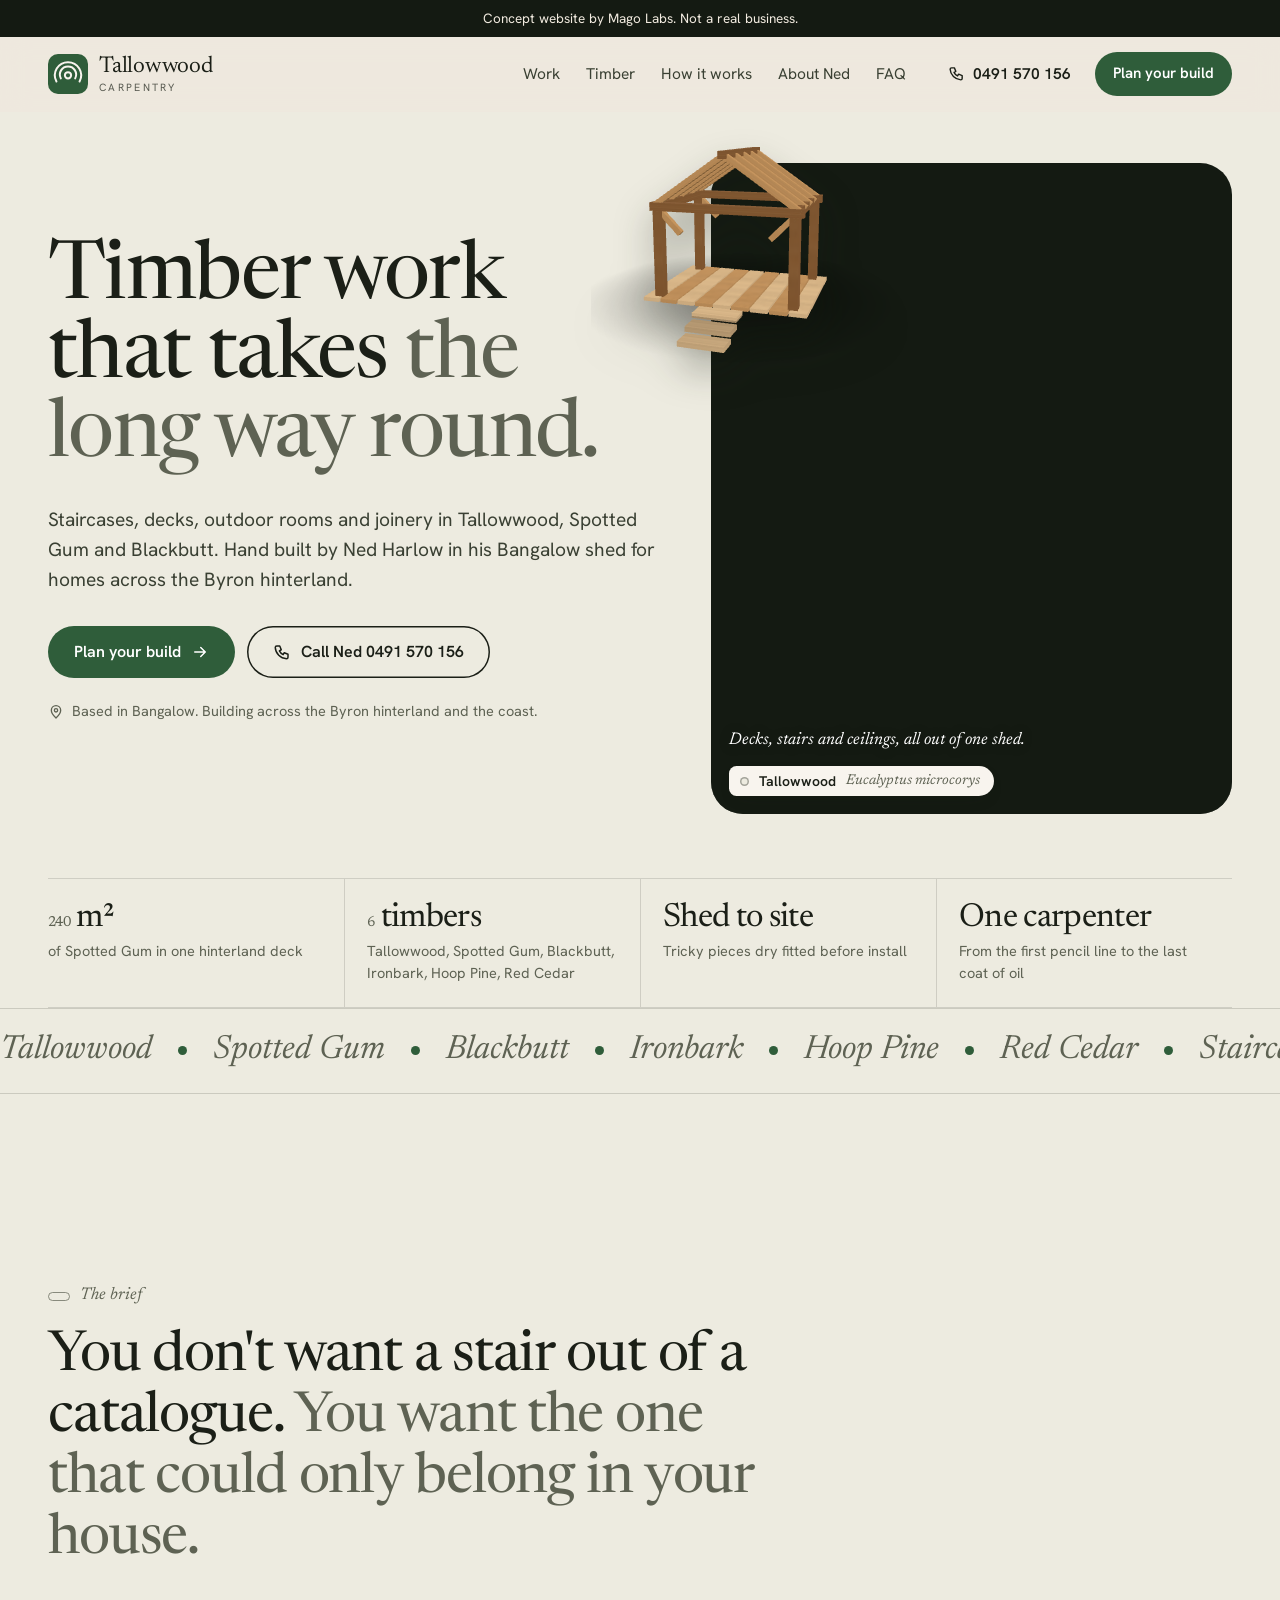
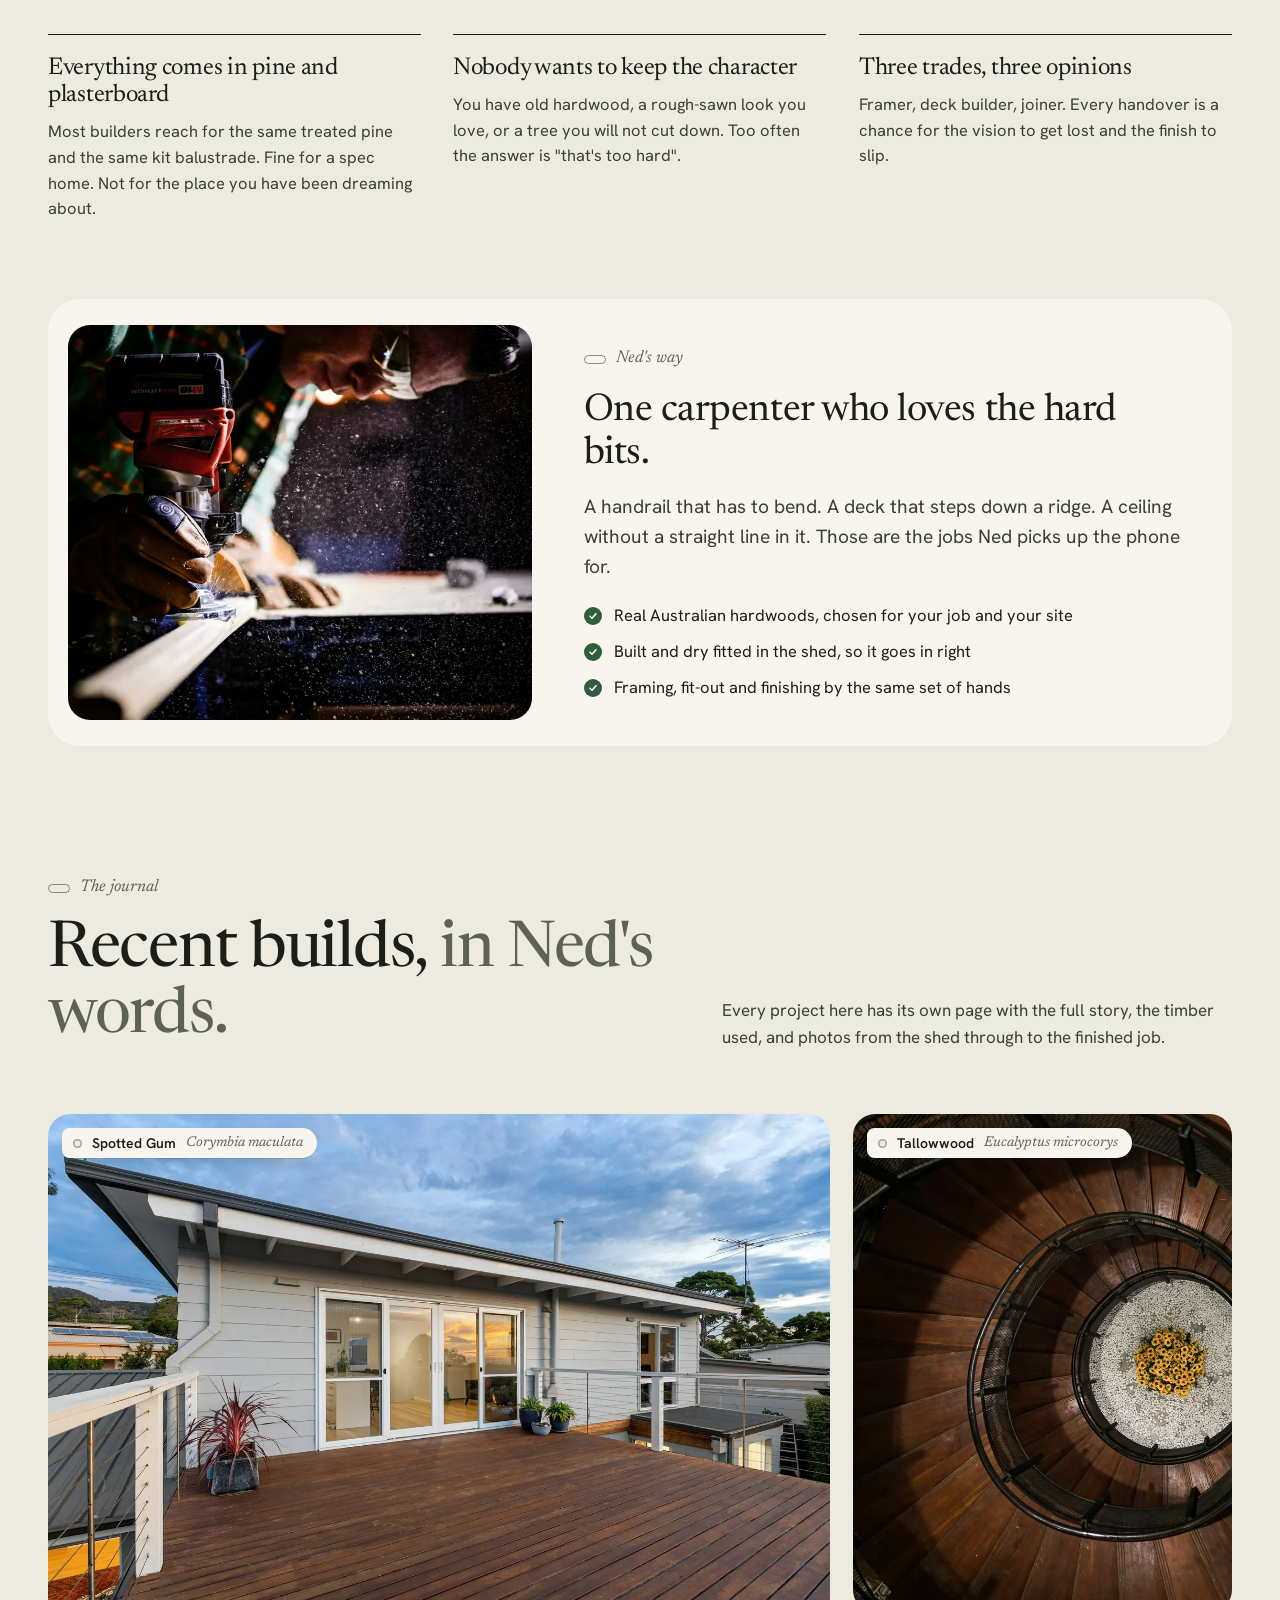
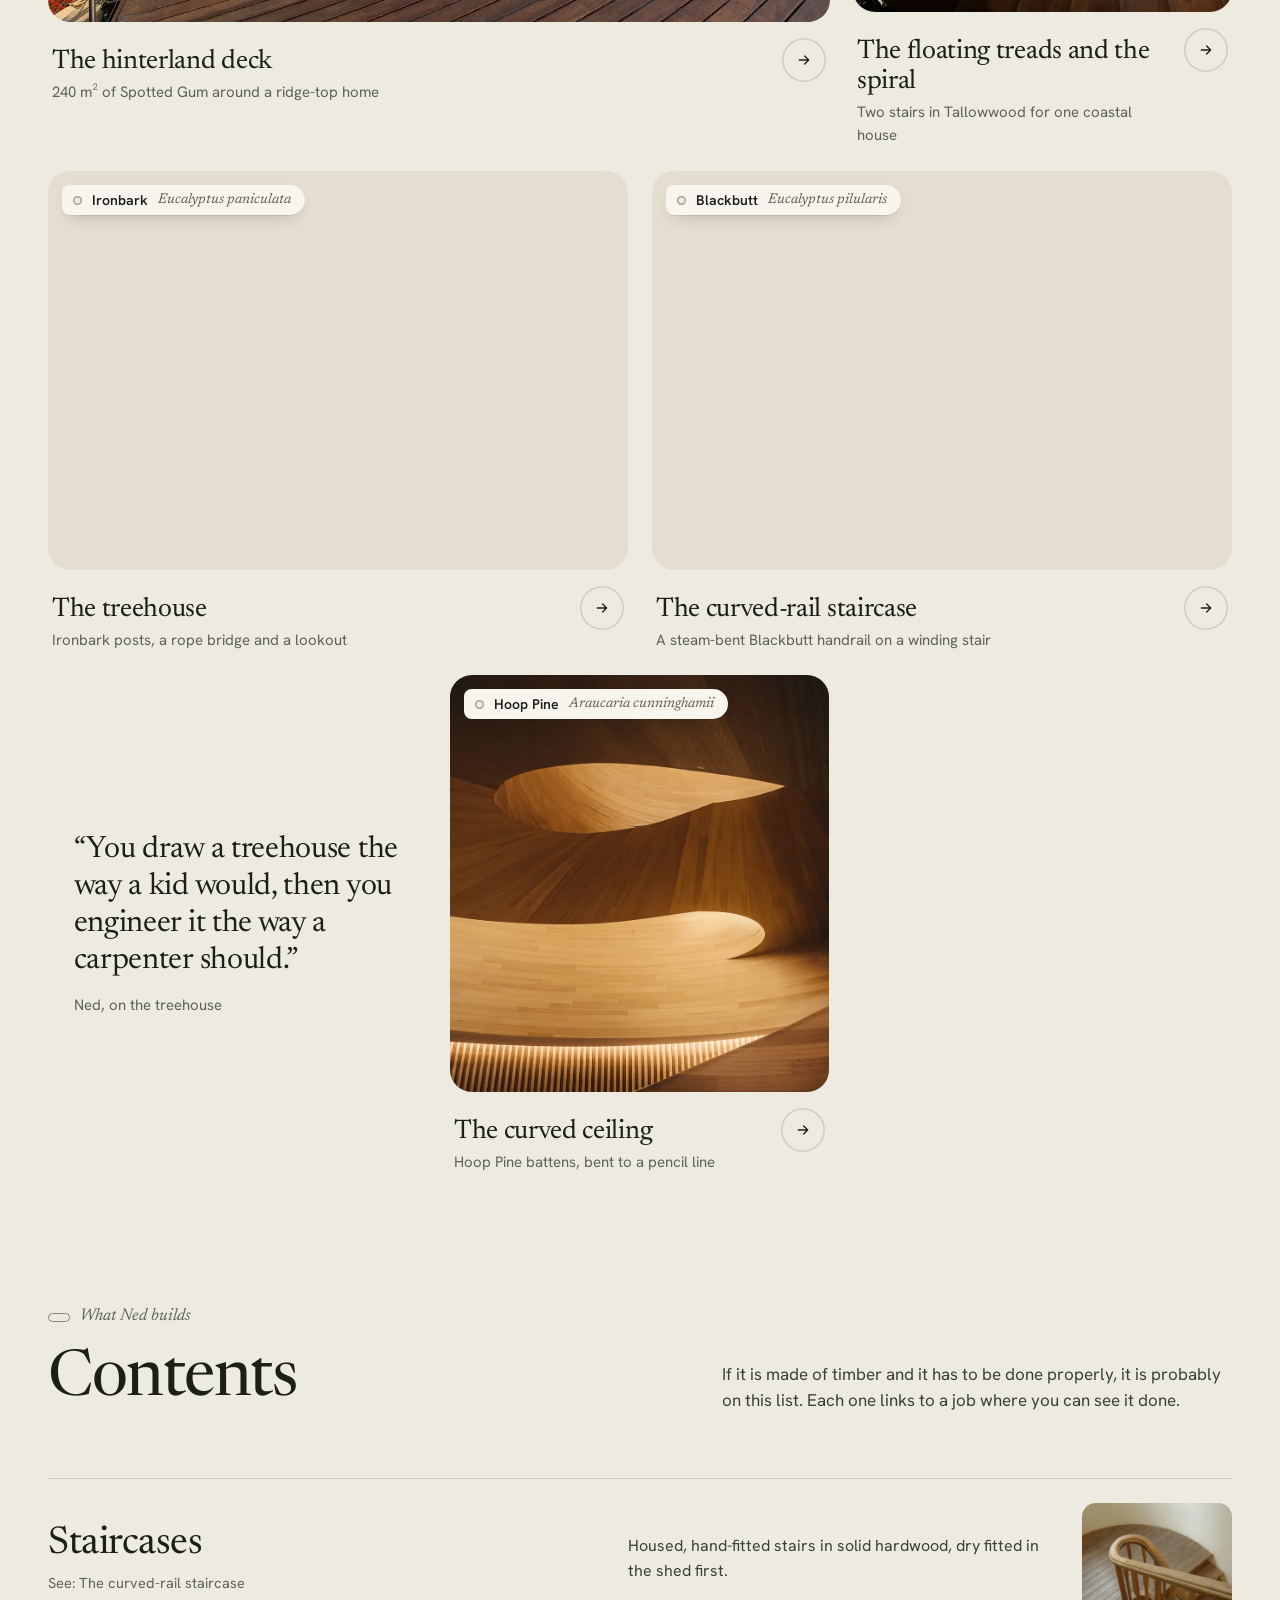
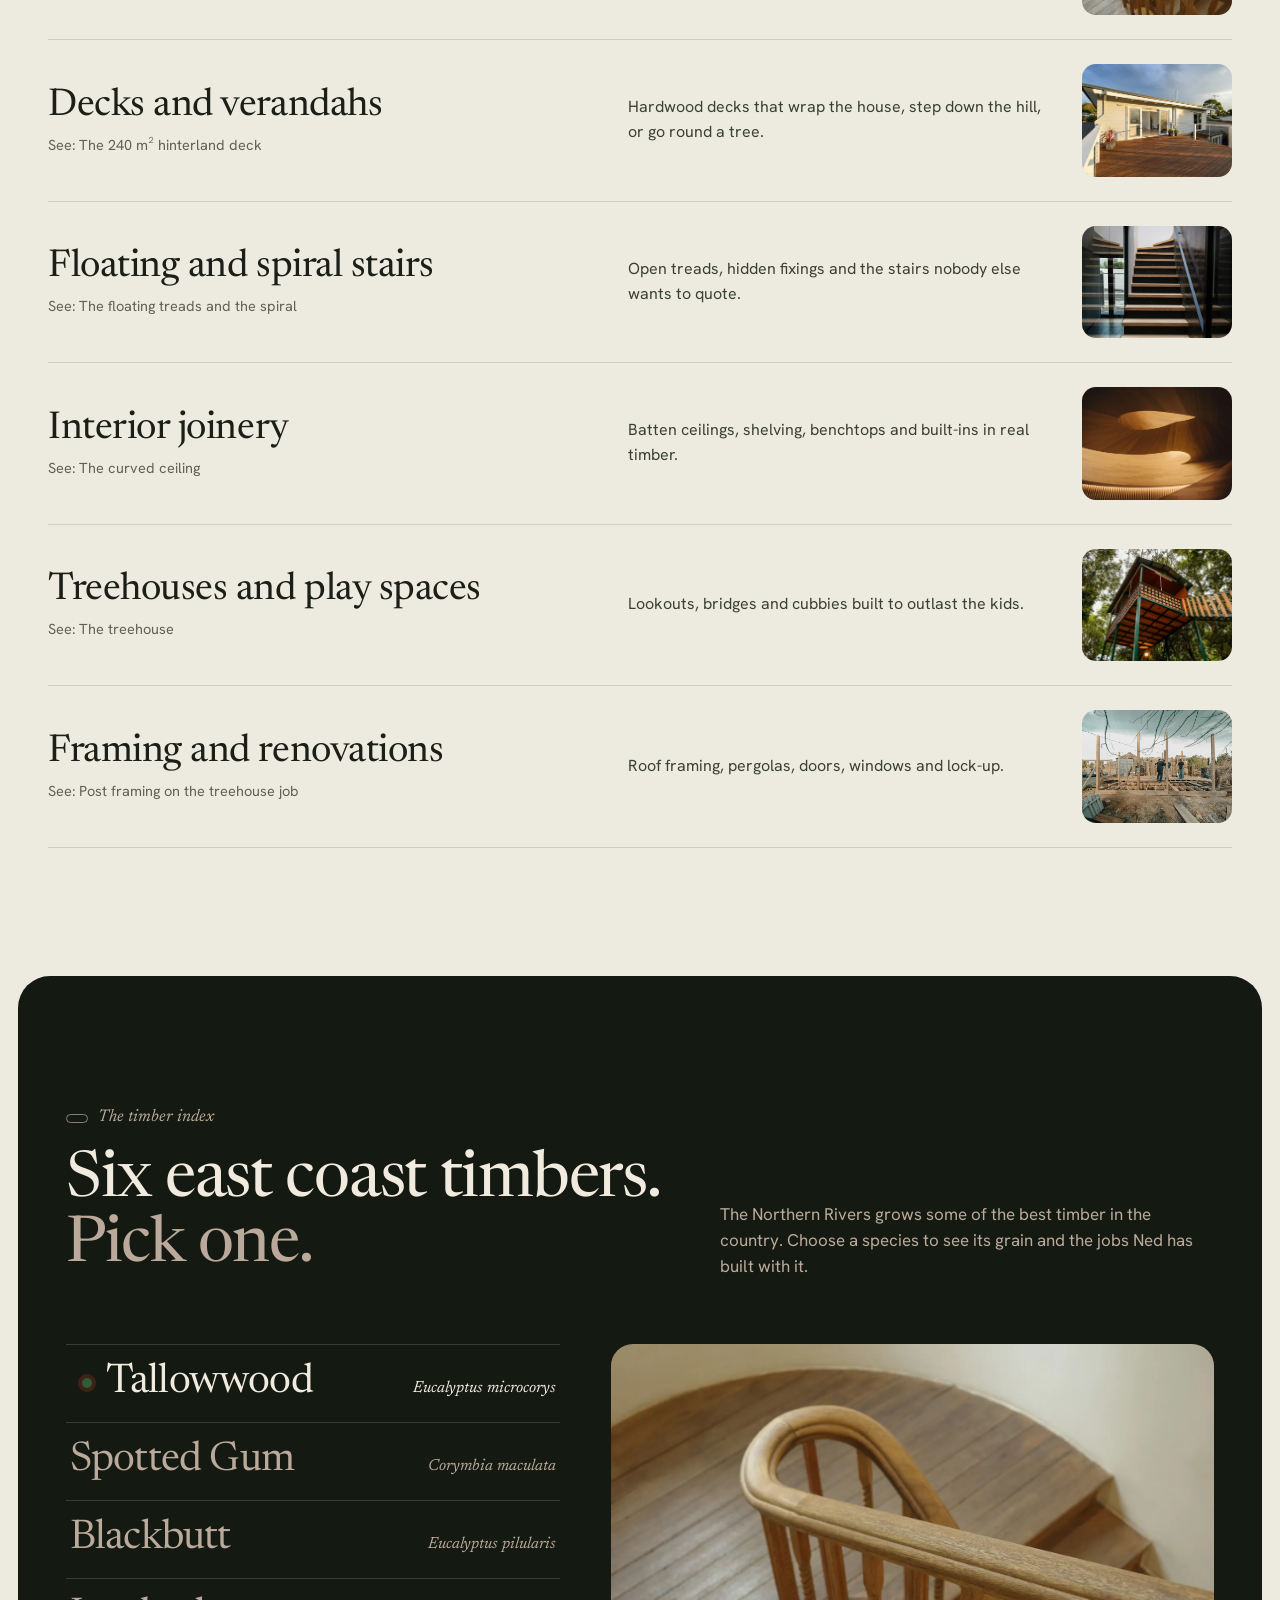
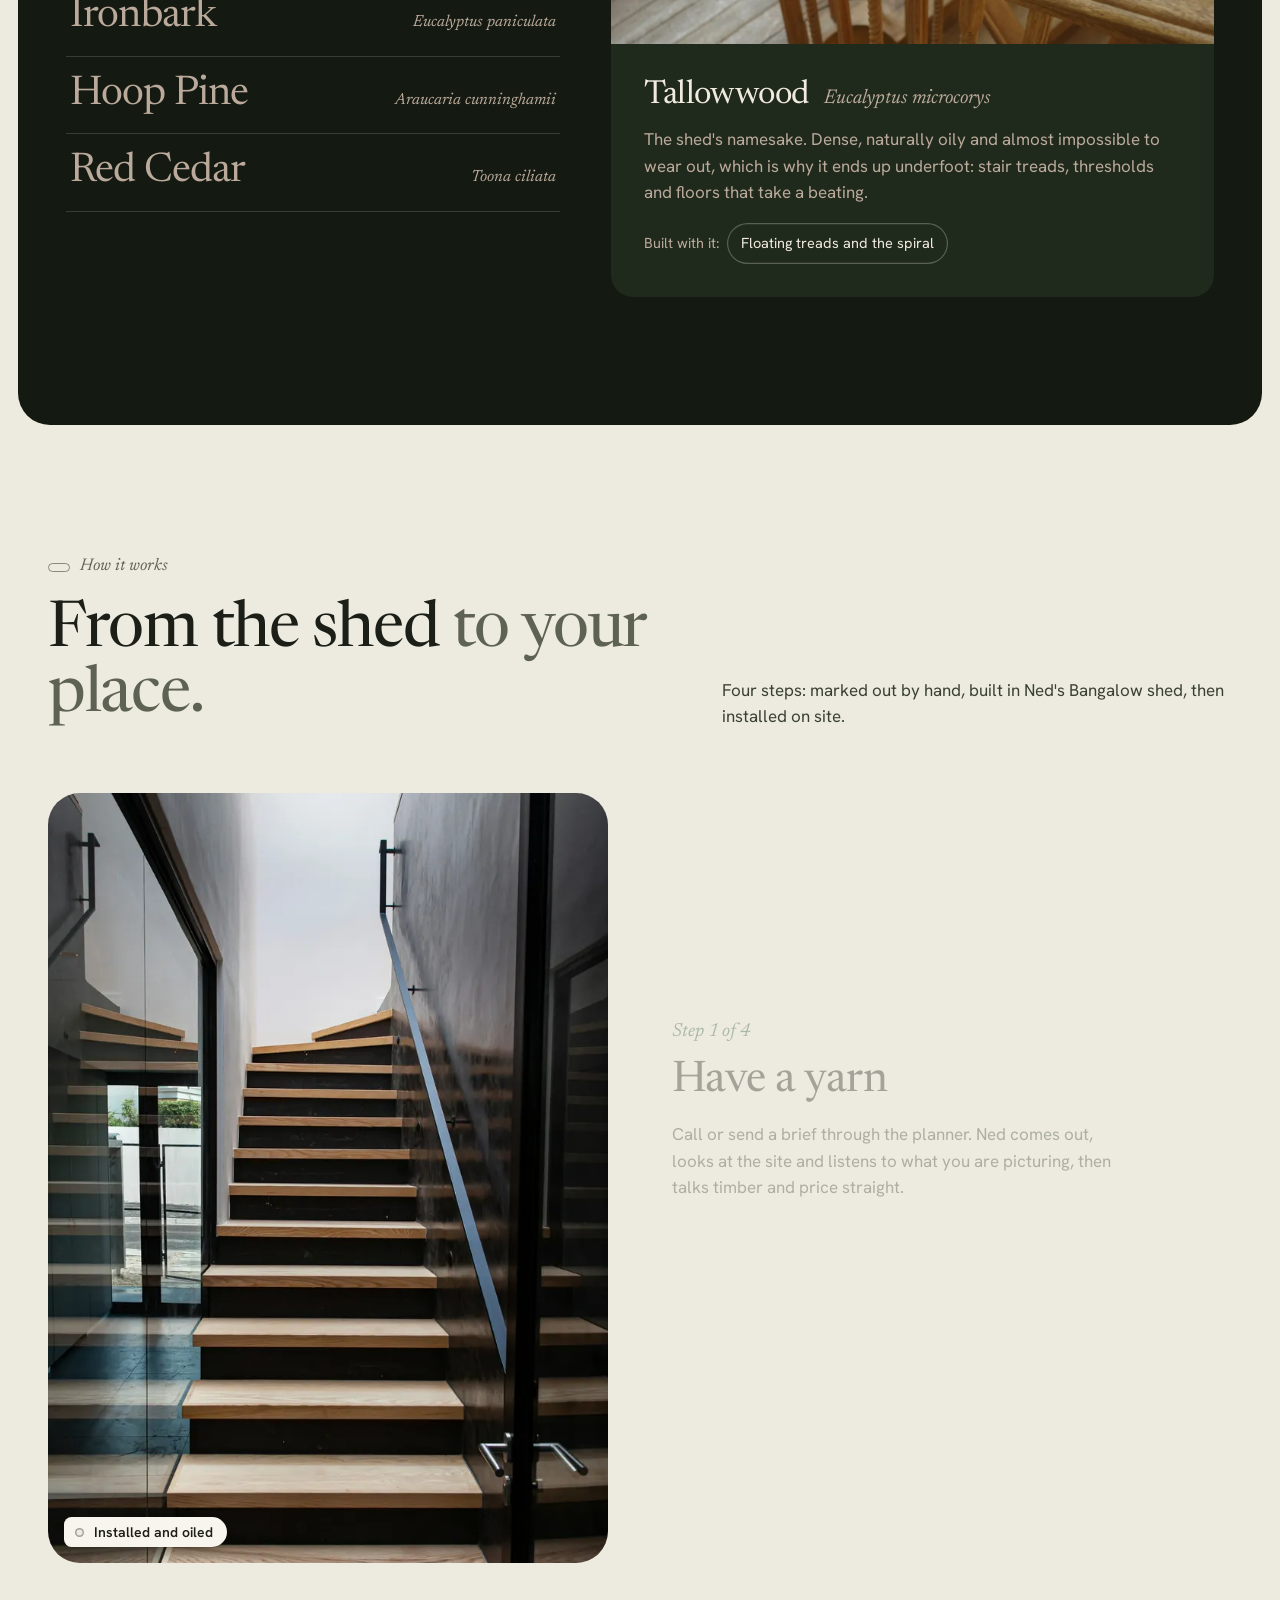
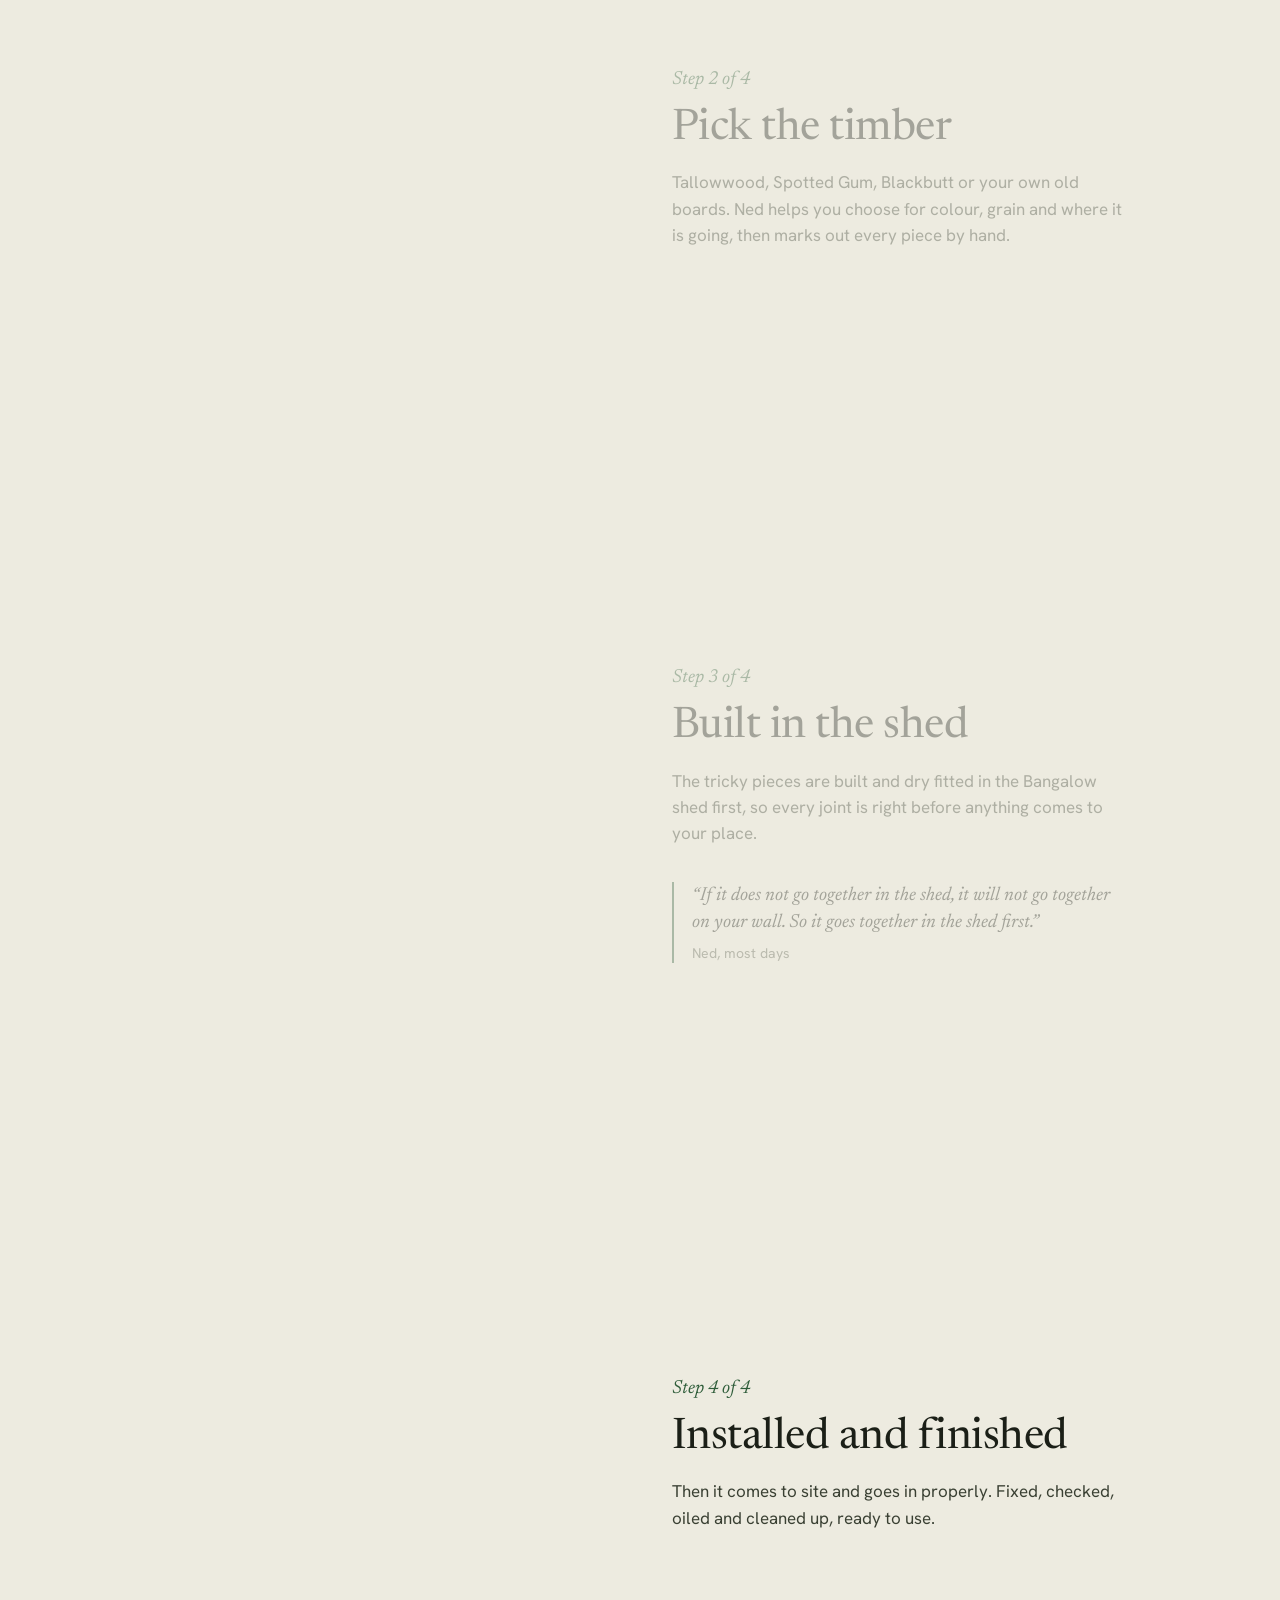
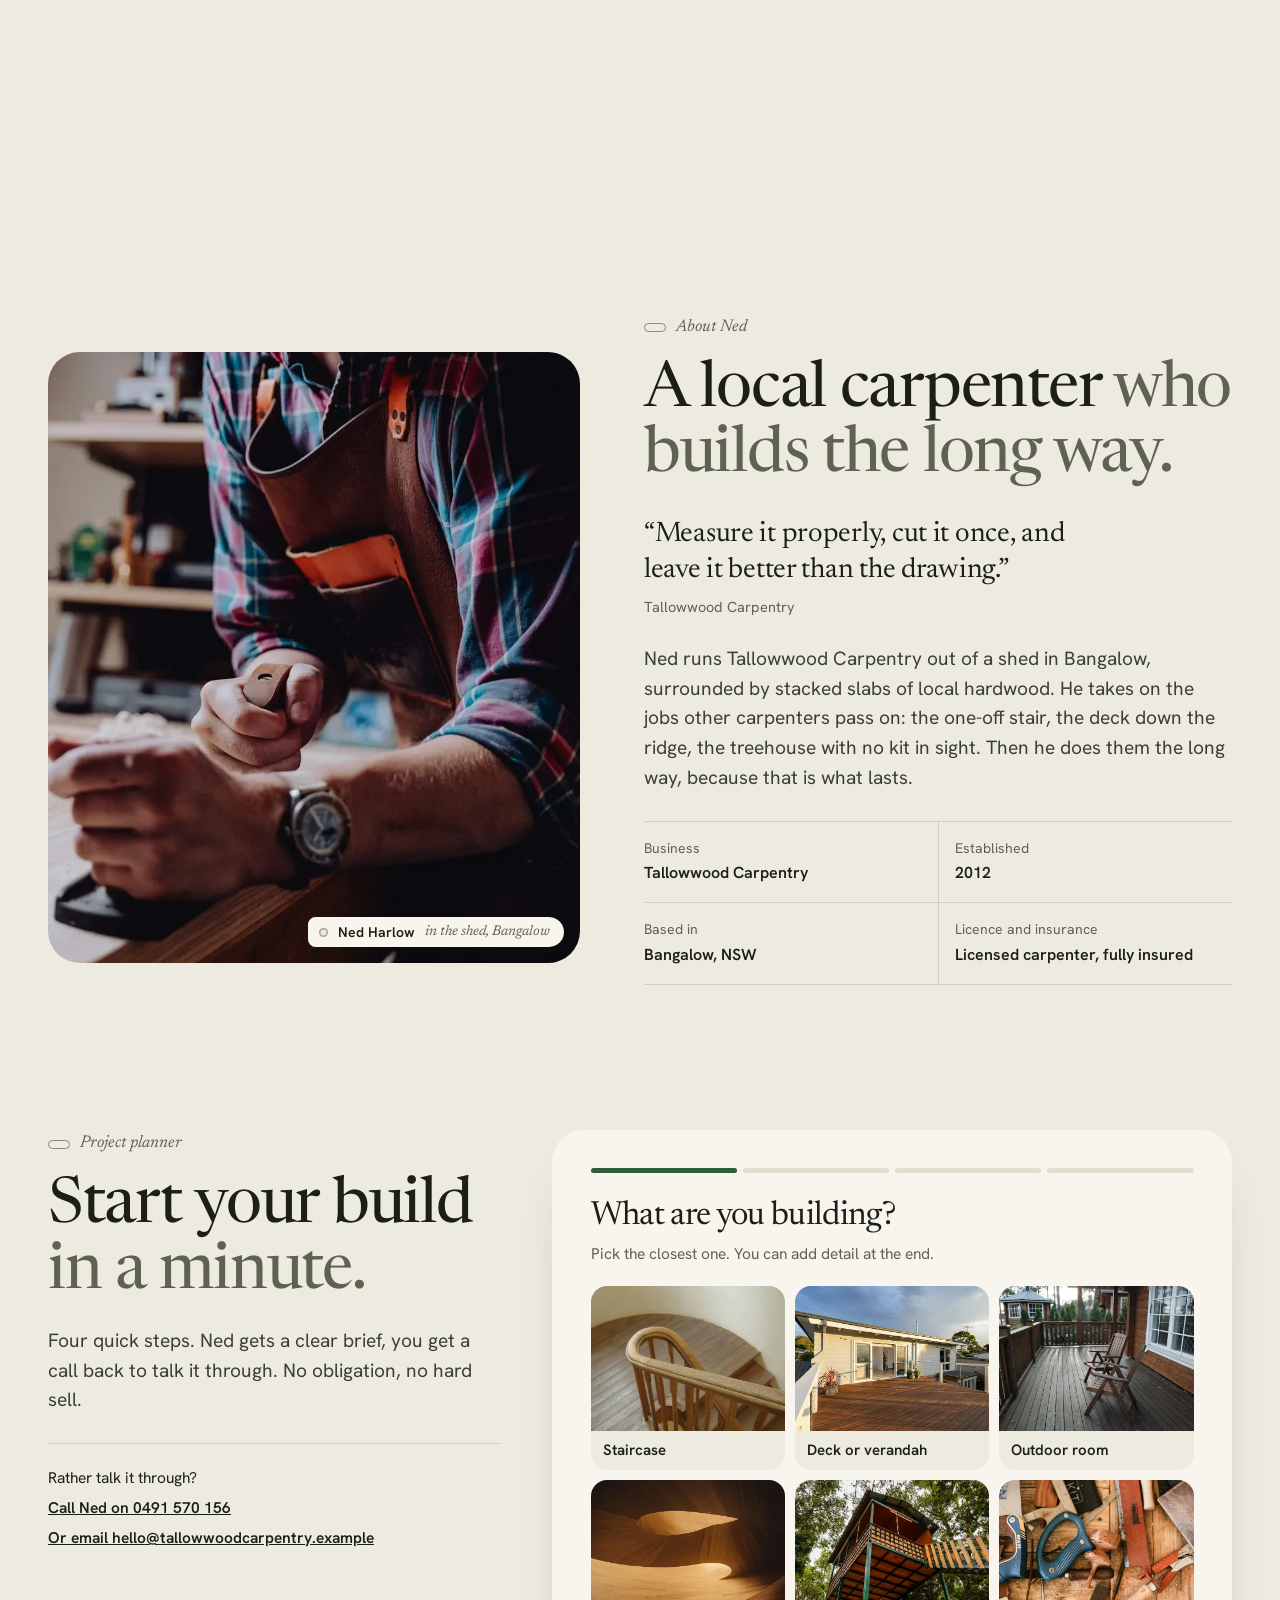
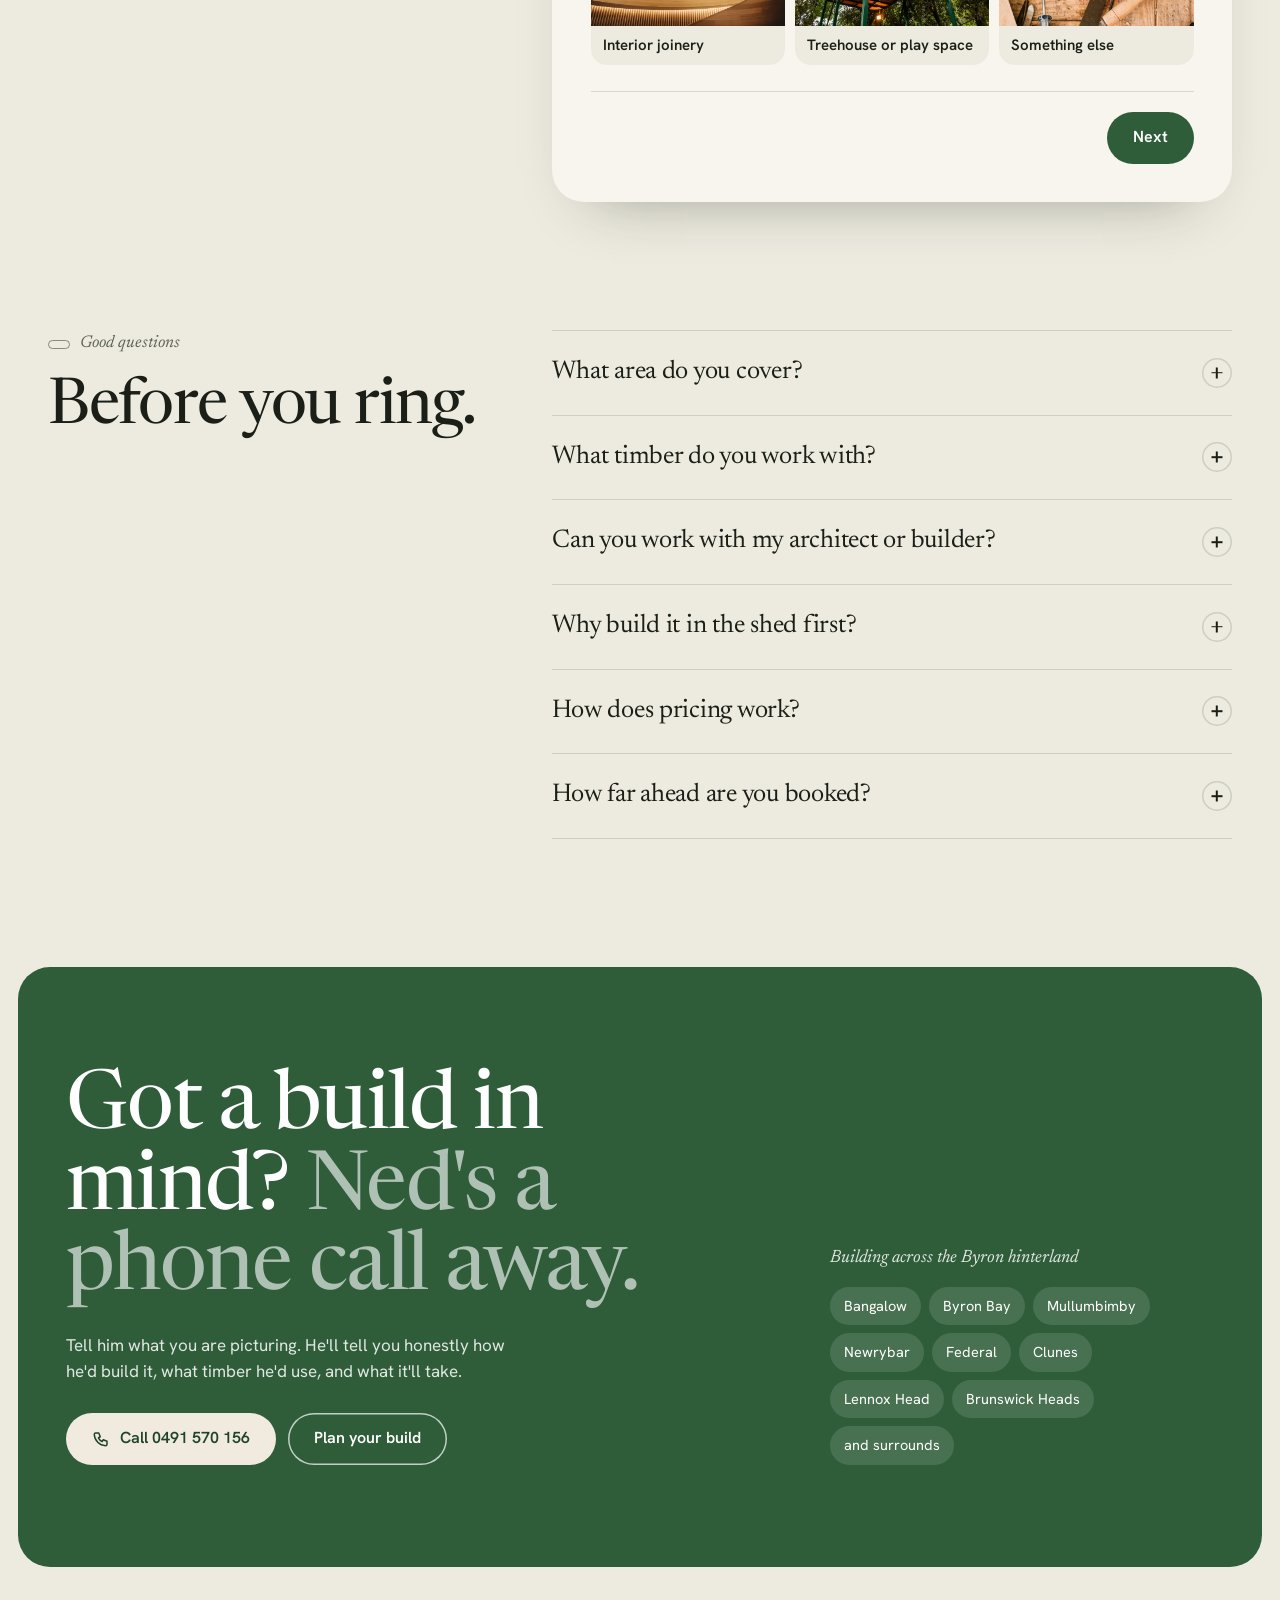
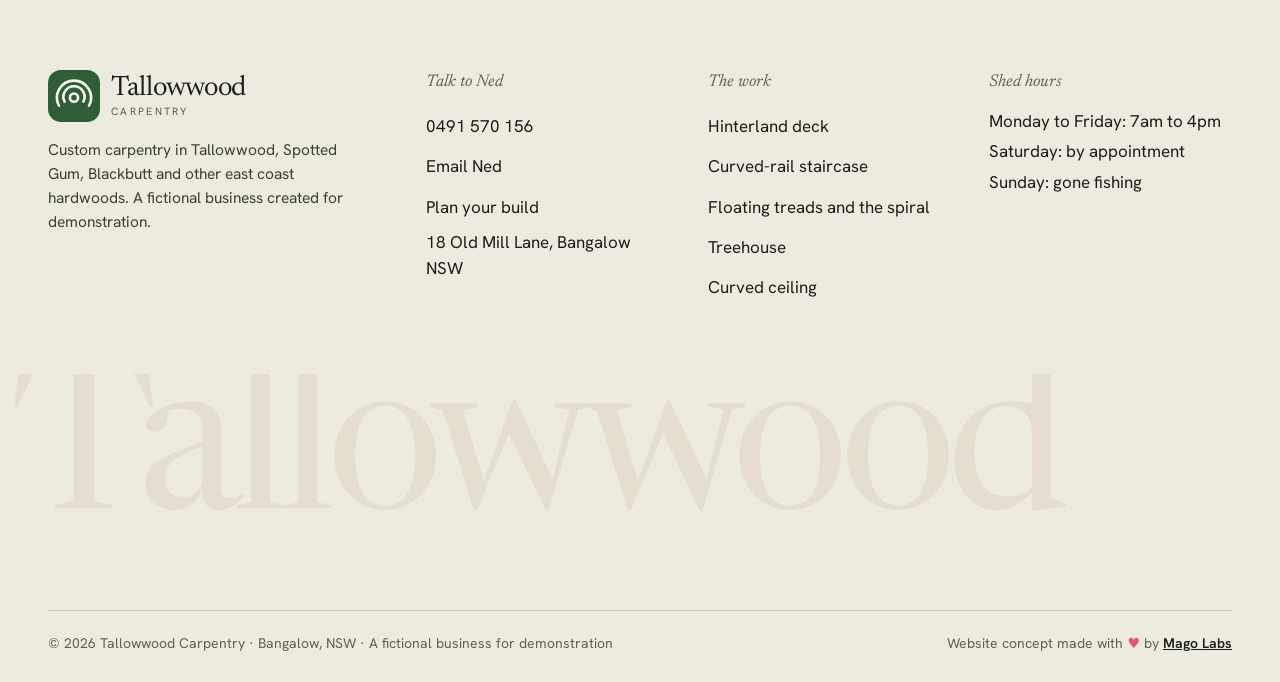
<file: index.html>
<!doctype html>
<html lang="en-AU">
<head>
<meta charset="utf-8">
<meta name="viewport" content="width=device-width,initial-scale=1,viewport-fit=cover">
<title>Tallowwood Carpentry | Custom carpentry, stairs and decks in the Byron hinterland</title>
<meta name="description" content="Staircases, hardwood decks, outdoor rooms and joinery, hand built in a Bangalow shed. A fictional business. Concept website by Mago Labs.">
<meta name="robots" content="noindex, nofollow">
<meta property="og:type" content="website">
<meta property="og:title" content="Tallowwood Carpentry | Custom carpentry, stairs and decks in the Byron hinterland">
<meta property="og:description" content="Staircases, hardwood decks, outdoor rooms and joinery, hand built in a Bangalow shed. A fictional business. Concept website by Mago Labs.">
<meta property="og:image" content="img/og.webp">
<meta name="twitter:card" content="summary_large_image">
<meta name="theme-color" content="#EDEBE0">
<link rel="icon" href="favicon.svg" type="image/svg+xml">
<link rel="preload" href="fonts/newsreader.woff2" as="font" type="font/woff2" crossorigin>
<link rel="preload" href="fonts/hanken.woff2" as="font" type="font/woff2" crossorigin>
<link rel="stylesheet" href="styles.css">
<script>document.documentElement.classList.add('js')</script>
</head>
<body data-tilt=".story,.brief-item,.ledger>div" data-ripple=".btn" data-fx3d="js/fx3d.min.js">
<a class="sr" href="#main">Skip to content</a>
<div class="demo-bar">Concept website by Mago Labs. Not a real business.</div>
<header class="site-head">
 <div class="wrap head-in">
  <a class="brand" href="index.html" aria-label="Tallowwood Carpentry home"><svg class="tw-mark" viewBox="0 0 64 64" aria-hidden="true"><rect width="64" height="64" rx="16" class="tw-bg"/><g fill="none" class="tw-ring" stroke-width="3.2" stroke-linecap="round"><circle cx="32" cy="34" r="5"/><path d="M20.5 39a13 13 0 1 1 23 0"/><path d="M13.5 44a21 21 0 1 1 37 0"/></g></svg><span class="tw-word">Tallowwood<small>Carpentry</small></span></a>
  <nav class="nav" id="nav" aria-label="Main">
   <a href="index.html#work">Work</a>
   <a href="index.html#timber">Timber</a>
   <a href="index.html#process">How it works</a>
   <a href="index.html#about">About Ned</a>
   <a href="index.html#faq">FAQ</a>
  </nav>
  <button class="menu-btn" aria-expanded="false" aria-controls="nav">Menu</button>
  <div class="head-cta">
   <a class="tel" href="tel:+61491570156" aria-label="Call Ned on 0491 570 156"><svg viewBox="0 0 24 24" fill="none" stroke="currentColor" stroke-width="2" stroke-linecap="round" stroke-linejoin="round" aria-hidden="true"><path d="M5 4h4l2 5-2.5 1.5a11 11 0 0 0 5 5L15 13l5 2v4a2 2 0 0 1-2 2A16 16 0 0 1 3 6a2 2 0 0 1 2-2"/></svg><span>0491 570 156</span></a>
   <a class="btn sm" href="index.html#plan">Plan your build</a>
  </div>
 </div>
</header>
<main id="main">

<section class="hero">
 <div class="wrap">
  <div class="hero-grid">
   <div>
    <h1><span class="l">Timber work that takes </span><span class="l l2">the long way round.</span></h1>
    <p class="lede">Staircases, decks, outdoor rooms and joinery in Tallowwood, Spotted Gum and Blackbutt. Hand built by Ned Harlow in his Bangalow shed for homes across the Byron hinterland.</p>
    <div class="hero-actions">
     <a class="btn" href="#plan">Plan your build <svg viewBox="0 0 24 24" fill="none" stroke="currentColor" stroke-width="2" stroke-linecap="round" stroke-linejoin="round" aria-hidden="true"><path d="M5 12h14M13 6l6 6-6 6"/></svg></a>
     <a class="btn ghost" href="tel:+61491570156"><svg viewBox="0 0 24 24" fill="none" stroke="currentColor" stroke-width="2" stroke-linecap="round" stroke-linejoin="round" aria-hidden="true"><path d="M5 4h4l2 5-2.5 1.5a11 11 0 0 0 5 5L15 13l5 2v4a2 2 0 0 1-2 2A16 16 0 0 1 3 6a2 2 0 0 1 2-2"/></svg>Call Ned 0491 570 156</a>
    </div>
    <p class="hero-note"><svg viewBox="0 0 24 24" fill="none" stroke="currentColor" stroke-width="2" stroke-linecap="round" stroke-linejoin="round" aria-hidden="true"><path d="M12 21s-7-6.2-7-11.5A7 7 0 0 1 19 9.5C19 14.8 12 21 12 21z"/><circle cx="12" cy="9.5" r="2.5"/></svg>Based in Bangalow. Building across the Byron hinterland and the coast.</p>
   </div>
   <div class="stills-wrap">
    <div class="stills" id="stills"><img src="img/hero-1.webp" srcset="thumbs/hero-1.webp 760w, img/hero-1.webp 1066w" sizes="(max-width: 900px) 100vw, 45vw" width="1066" height="1333" alt="Hardwood deck wrapping a weatherboard home" class="on" fetchpriority="high"><img src="img/hero-2.webp" srcset="thumbs/hero-2.webp 760w, img/hero-2.webp 1440w" sizes="(max-width: 900px) 100vw, 45vw" width="1440" height="1800" alt="Looking down a timber spiral staircase" loading="lazy" decoding="async"><img src="img/hero-3.webp" srcset="thumbs/hero-3.webp 760w, img/hero-3.webp 1066w" sizes="(max-width: 900px) 100vw, 45vw" width="1066" height="1333" alt="Curved timber batten ceiling" loading="lazy" decoding="async">
     <div class="caption"><p>Decks, stairs and ceilings, all out of one shed.</p><span class="tag"><b>Tallowwood</b><span class="latin">Eucalyptus microcorys</span></span></div>
    </div>
    <div class="frame3d" data-fx3d="frame" aria-hidden="true"></div>
   </div>
  </div>
  <div class="ledger">
   <div><strong><span data-count="240">240</span> m²</strong><span>of Spotted Gum in one hinterland deck</span></div>
   <div><strong><span data-count="6">6</span> timbers</strong><span>Tallowwood, Spotted Gum, Blackbutt, Ironbark, Hoop Pine, Red Cedar</span></div>
   <div><strong>Shed to site</strong><span>Tricky pieces dry fitted before install</span></div>
   <div><strong>One carpenter</strong><span>From the first pencil line to the last coat of oil</span></div>
  </div>
 </div>
</section>

<div class="tw-marquee mfx-marquee" aria-hidden="true"><span>Tallowwood<i></i>Spotted Gum<i></i>Blackbutt<i></i>Ironbark<i></i>Hoop Pine<i></i>Red Cedar<i></i>Staircases<i></i>Decks<i></i>Joinery<i></i>Treehouses<i></i></span><span>Tallowwood<i></i>Spotted Gum<i></i>Blackbutt<i></i>Ironbark<i></i>Hoop Pine<i></i>Red Cedar<i></i>Staircases<i></i>Decks<i></i>Joinery<i></i>Treehouses<i></i></span></div>

<section class="sec" id="brief" aria-labelledby="brief-h">
 <div class="wrap">
  <div class="label">The brief</div>
  <h2 id="brief-h" class="brief-quote">You don't want a stair out of a catalogue. <span>You want the one that could only belong in your house.</span></h2>
  <div class="brief-grid">
   <div class="brief-item" data-rv><h3>Everything comes in pine and plasterboard</h3><p>Most builders reach for the same treated pine and the same kit balustrade. Fine for a spec home. Not for the place you have been dreaming about.</p></div>
   <div class="brief-item" data-rv><h3>Nobody wants to keep the character</h3><p>You have old hardwood, a rough-sawn look you love, or a tree you will not cut down. Too often the answer is "that's too hard".</p></div>
   <div class="brief-item" data-rv><h3>Three trades, three opinions</h3><p>Framer, deck builder, joiner. Every handover is a chance for the vision to get lost and the finish to slip.</p></div>
  </div>
  <div class="answer" data-rv>
   <img src="img/mitre.webp" srcset="thumbs/mitre.webp 760w, img/mitre.webp 1440w" sizes="(max-width: 900px) 100vw, 45vw" width="1440" height="1920" alt="Carpenter sighting a cut on a mitre saw in the shed" loading="lazy" decoding="async">
   <div class="answer-copy">
    <div class="label">Ned's way</div>
    <h3>One carpenter who loves the hard bits.</h3>
    <p class="lede">A handrail that has to bend. A deck that steps down a ridge. A ceiling without a straight line in it. Those are the jobs Ned picks up the phone for.</p>
    <ul class="checks">
     <li>Real Australian hardwoods, chosen for your job and your site</li>
     <li>Built and dry fitted in the shed, so it goes in right</li>
     <li>Framing, fit-out and finishing by the same set of hands</li>
    </ul>
   </div>
  </div>
 </div>
</section>

<section class="sec" id="work" aria-labelledby="work-h" style="padding-top:0">
 <div class="wrap">
  <div class="sec-head">
   <div><div class="label">The journal</div><h2 id="work-h">Recent builds, <span class="soft">in Ned's words.</span></h2></div>
   <p>Every project here has its own page with the full story, the timber used, and photos from the shed through to the finished job.</p>
  </div>
  <div class="journal">
   <a class="story s-lead" href="projects/hinterland-deck.html" data-rv>
 <div class="ph"><span class="tag"><b>Spotted Gum</b><span class="latin">Corymbia maculata</span></span><img src="img/deck1.webp" srcset="thumbs/deck1.webp 760w, img/deck1.webp 1440w" sizes="(max-width: 900px) 100vw, 66vw" width="1440" height="960" alt="The hinterland deck" loading="lazy" decoding="async"></div>
 <div class="meta"><div><h3>The hinterland deck</h3><p>240 m² of Spotted Gum around a ridge-top home</p></div><span class="go" aria-hidden="true"><svg viewBox="0 0 24 24" fill="none" stroke="currentColor" stroke-width="2" stroke-linecap="round" stroke-linejoin="round" aria-hidden="true"><path d="M5 12h14M13 6l6 6-6 6"/></svg></span></div>
</a>
   <a class="story s-side" href="projects/floating-treads-and-spiral.html" data-rv>
 <div class="ph"><span class="tag"><b>Tallowwood</b><span class="latin">Eucalyptus microcorys</span></span><img src="img/spiral.webp" srcset="thumbs/spiral.webp 760w, img/spiral.webp 1440w" sizes="(max-width: 900px) 50vw, 33vw" width="1440" height="1800" alt="The floating treads and the spiral" loading="lazy" decoding="async"></div>
 <div class="meta"><div><h3>The floating treads and the spiral</h3><p>Two stairs in Tallowwood for one coastal house</p></div><span class="go" aria-hidden="true"><svg viewBox="0 0 24 24" fill="none" stroke="currentColor" stroke-width="2" stroke-linecap="round" stroke-linejoin="round" aria-hidden="true"><path d="M5 12h14M13 6l6 6-6 6"/></svg></span></div>
</a>
   <a class="story s-half" href="projects/the-treehouse.html" data-rv>
 <div class="ph"><span class="tag"><b>Ironbark</b><span class="latin">Eucalyptus paniculata</span></span><img src="img/treehouse.webp" srcset="thumbs/treehouse.webp 760w, img/treehouse.webp 1440w" sizes="(max-width: 900px) 100vw, 50vw" width="1440" height="865" alt="The treehouse" loading="lazy" decoding="async"></div>
 <div class="meta"><div><h3>The treehouse</h3><p>Ironbark posts, a rope bridge and a lookout</p></div><span class="go" aria-hidden="true"><svg viewBox="0 0 24 24" fill="none" stroke="currentColor" stroke-width="2" stroke-linecap="round" stroke-linejoin="round" aria-hidden="true"><path d="M5 12h14M13 6l6 6-6 6"/></svg></span></div>
</a>
   <a class="story s-half" href="projects/curved-rail-staircase.html" data-rv>
 <div class="ph"><span class="tag"><b>Blackbutt</b><span class="latin">Eucalyptus pilularis</span></span><img src="img/stair1.webp" srcset="thumbs/stair1.webp 760w, img/stair1.webp 1440w" sizes="(max-width: 900px) 100vw, 50vw" width="1440" height="960" alt="The curved-rail staircase" loading="lazy" decoding="async"></div>
 <div class="meta"><div><h3>The curved-rail staircase</h3><p>A steam-bent Blackbutt handrail on a winding stair</p></div><span class="go" aria-hidden="true"><svg viewBox="0 0 24 24" fill="none" stroke="currentColor" stroke-width="2" stroke-linecap="round" stroke-linejoin="round" aria-hidden="true"><path d="M5 12h14M13 6l6 6-6 6"/></svg></span></div>
</a>
   <div class="feature-quote" data-rv><blockquote>&ldquo;You draw a treehouse the way a kid would, then you engineer it the way a carpenter should.&rdquo;</blockquote><cite>Ned, on the treehouse</cite></div>
   <a class="story s-third" href="projects/curved-ceiling.html" data-rv>
 <div class="ph"><span class="tag"><b>Hoop Pine</b><span class="latin">Araucaria cunninghamii</span></span><img src="img/ceiling.webp" srcset="thumbs/ceiling.webp 760w, img/ceiling.webp 1440w" sizes="(max-width: 900px) 50vw, 33vw" width="1440" height="960" alt="The curved ceiling" loading="lazy" decoding="async"></div>
 <div class="meta"><div><h3>The curved ceiling</h3><p>Hoop Pine battens, bent to a pencil line</p></div><span class="go" aria-hidden="true"><svg viewBox="0 0 24 24" fill="none" stroke="currentColor" stroke-width="2" stroke-linecap="round" stroke-linejoin="round" aria-hidden="true"><path d="M5 12h14M13 6l6 6-6 6"/></svg></span></div>
</a>
  </div>
 </div>
</section>

<section class="sec" id="services" aria-labelledby="svc-h" style="padding-top:0">
 <div class="wrap">
  <div class="sec-head">
   <div><div class="label">What Ned builds</div><h2 id="svc-h">Contents</h2></div>
   <p>If it is made of timber and it has to be done properly, it is probably on this list. Each one links to a job where you can see it done.</p>
  </div>
  <div class="contents"><a class="c-row" href="projects/curved-rail-staircase.html" data-rv>
 <div><h3>Staircases</h3><span class="see">See: The curved-rail staircase</span></div>
 <p>Housed, hand-fitted stairs in solid hardwood, dry fitted in the shed first.</p>
 <div class="thumb"><img src="img/stair1.webp" srcset="thumbs/stair1.webp 760w, img/stair1.webp 1440w" sizes="150px" width="1440" height="960" alt="" loading="lazy" decoding="async"></div>
</a><a class="c-row" href="projects/hinterland-deck.html" data-rv>
 <div><h3>Decks and verandahs</h3><span class="see">See: The 240 m² hinterland deck</span></div>
 <p>Hardwood decks that wrap the house, step down the hill, or go round a tree.</p>
 <div class="thumb"><img src="img/deck2.webp" srcset="thumbs/deck2.webp 760w, img/deck2.webp 1440w" sizes="150px" width="1440" height="960" alt="" loading="lazy" decoding="async"></div>
</a><a class="c-row" href="projects/floating-treads-and-spiral.html" data-rv>
 <div><h3>Floating and spiral stairs</h3><span class="see">See: The floating treads and the spiral</span></div>
 <p>Open treads, hidden fixings and the stairs nobody else wants to quote.</p>
 <div class="thumb"><img src="img/stairglass.webp" srcset="thumbs/stairglass.webp 760w, img/stairglass.webp 1440w" sizes="150px" width="1440" height="1920" alt="" loading="lazy" decoding="async"></div>
</a><a class="c-row" href="projects/curved-ceiling.html" data-rv>
 <div><h3>Interior joinery</h3><span class="see">See: The curved ceiling</span></div>
 <p>Batten ceilings, shelving, benchtops and built-ins in real timber.</p>
 <div class="thumb"><img src="img/ceiling.webp" srcset="thumbs/ceiling.webp 760w, img/ceiling.webp 1440w" sizes="150px" width="1440" height="960" alt="" loading="lazy" decoding="async"></div>
</a><a class="c-row" href="projects/the-treehouse.html" data-rv>
 <div><h3>Treehouses and play spaces</h3><span class="see">See: The treehouse</span></div>
 <p>Lookouts, bridges and cubbies built to outlast the kids.</p>
 <div class="thumb"><img src="img/treehouse.webp" srcset="thumbs/treehouse.webp 760w, img/treehouse.webp 1440w" sizes="150px" width="1440" height="865" alt="" loading="lazy" decoding="async"></div>
</a><a class="c-row" href="projects/the-treehouse.html" data-rv>
 <div><h3>Framing and renovations</h3><span class="see">See: Post framing on the treehouse job</span></div>
 <p>Roof framing, pergolas, doors, windows and lock-up.</p>
 <div class="thumb"><img src="img/build.webp" srcset="thumbs/build.webp 760w, img/build.webp 1440w" sizes="150px" width="1440" height="809" alt="" loading="lazy" decoding="async"></div>
</a></div>
 </div>
</section>

<section class="sec dark band" id="timber" aria-labelledby="timber-h">
 <div class="wrap">
  <div class="sec-head">
   <div><div class="label">The timber index</div><h2 id="timber-h">Six east coast timbers. <span class="soft">Pick one.</span></h2></div>
   <p>The Northern Rivers grows some of the best timber in the country. Choose a species to see its grain and the jobs Ned has built with it.</p>
  </div>
  <div class="timber" data-timber>
   <ul class="species" role="tablist" aria-label="Timber species"><li><button role="tab" data-k="tallowwood" aria-selected="true" tabindex="0" aria-controls="specimen"><span class="nm">Tallowwood</span><span class="latin">Eucalyptus microcorys</span></button></li><li><button role="tab" data-k="spotted" aria-selected="false" tabindex="-1" aria-controls="specimen"><span class="nm">Spotted Gum</span><span class="latin">Corymbia maculata</span></button></li><li><button role="tab" data-k="blackbutt" aria-selected="false" tabindex="-1" aria-controls="specimen"><span class="nm">Blackbutt</span><span class="latin">Eucalyptus pilularis</span></button></li><li><button role="tab" data-k="ironbark" aria-selected="false" tabindex="-1" aria-controls="specimen"><span class="nm">Ironbark</span><span class="latin">Eucalyptus paniculata</span></button></li><li><button role="tab" data-k="hoop" aria-selected="false" tabindex="-1" aria-controls="specimen"><span class="nm">Hoop Pine</span><span class="latin">Araucaria cunninghamii</span></button></li><li><button role="tab" data-k="cedar" aria-selected="false" tabindex="-1" aria-controls="specimen"><span class="nm">Red Cedar</span><span class="latin">Toona ciliata</span></button></li></ul>
   <div class="specimen" id="specimen" role="tabpanel" aria-live="polite">
    <div class="grain"><img src="img/stair1.webp" alt="Tallowwood stair treads and a curved handrail" loading="lazy" decoding="async"></div>
    <div class="body">
     <h3>Tallowwood <span class="latin">Eucalyptus microcorys</span></h3>
     <p>The shed's namesake. Dense, naturally oily and almost impossible to wear out, which is why it ends up underfoot: stair treads, thresholds and floors that take a beating.</p>
     <div class="used"><span>Built with it:</span><a href="projects/floating-treads-and-spiral.html">Floating treads and the spiral</a></div>
    </div>
   </div>
   <script type="application/json">{"tallowwood": {"name": "Tallowwood", "latin": "Eucalyptus microcorys", "img": "img/stair1.webp", "alt": "Tallowwood stair treads and a curved handrail", "text": "The shed's namesake. Dense, naturally oily and almost impossible to wear out, which is why it ends up underfoot: stair treads, thresholds and floors that take a beating.", "used": [["Floating treads and the spiral", "projects/floating-treads-and-spiral.html"]]}, "spotted": {"name": "Spotted Gum", "latin": "Corymbia maculata", "img": "img/deck1.webp", "alt": "Oiled Spotted Gum decking in evening light", "text": "Wavy grain and every shade from pale honey to chocolate in one board. Hard, stable and good in bushfire country, so it carries most of the decks.", "used": [["Hinterland deck", "projects/hinterland-deck.html"], ["Treehouse", "projects/the-treehouse.html"]]}, "blackbutt": {"name": "Blackbutt", "latin": "Eucalyptus pilularis", "img": "img/stair2.webp", "alt": "Blackbutt stair treads and a bent handrail", "text": "Pale, even and straight. It bends well in thin strips, which makes it the pick for laminated handrails and anything with a curve in it.", "used": [["Curved-rail staircase", "projects/curved-rail-staircase.html"]]}, "ironbark": {"name": "Ironbark", "latin": "Eucalyptus paniculata", "img": "img/treehouse.webp", "alt": "Ironbark posts under a timber treehouse", "text": "The heavyweight. In the ground, in the weather, holding something up for the next eighty years: that is an Ironbark job.", "used": [["Treehouse", "projects/the-treehouse.html"]]}, "hoop": {"name": "Hoop Pine", "latin": "Araucaria cunninghamii", "img": "img/ceiling.webp", "alt": "Hoop Pine battens on a curved ceiling", "text": "A native pine with a fine, creamy grain. Light enough for ceilings and linings, and it takes a curve without complaint.", "used": [["Curved ceiling", "projects/curved-ceiling.html"]]}, "cedar": {"name": "Red Cedar", "latin": "Toona ciliata", "img": "img/chair.webp", "alt": "A Red Cedar chair being fitted in the workshop", "text": "The old cabinetmaker\u2019s timber of the Northern Rivers. Soft, red and beautiful to work by hand. Saved for furniture and the pieces you touch.", "used": [["Curved ceiling", "projects/curved-ceiling.html"]]}}</script>
  </div>
 </div>
</section>

<section class="sec" id="process" aria-labelledby="proc-h">
 <div class="wrap">
  <div class="sec-head">
   <div><div class="label">How it works</div><h2 id="proc-h">From the shed <span class="soft">to your place.</span></h2></div>
   <p>Four steps: marked out by hand, built in Ned's Bangalow shed, then installed on site.</p>
  </div>
  <div class="process">
   <div class="p-stage" aria-hidden="true"><img class="on" src="img/bench.webp" srcset="thumbs/bench.webp 760w, img/bench.webp 1440w" sizes="45vw" width="1440" height="962" alt="Marked out by hand" loading="lazy" decoding="async"><img class="" src="img/mitre.webp" srcset="thumbs/mitre.webp 760w, img/mitre.webp 1440w" sizes="45vw" width="1440" height="1920" alt="Cutting to the line" loading="lazy" decoding="async"><img class="" src="img/chair.webp" srcset="thumbs/chair.webp 760w, img/chair.webp 1440w" sizes="45vw" width="1440" height="1920" alt="Dry fitted in the shed" loading="lazy" decoding="async"><img class="" src="img/stairglass.webp" srcset="thumbs/stairglass.webp 760w, img/stairglass.webp 1440w" sizes="45vw" width="1440" height="1920" alt="Installed and oiled" loading="lazy" decoding="async"><span class="tag"><b>Marked out by hand</b></span></div>
   <div class="p-steps"><div class="p-step on" data-i="0" data-cap="Marked out by hand">
 <img class="mob" src="img/bench.webp" srcset="thumbs/bench.webp 760w, img/bench.webp 1440w" sizes="100vw" width="1440" height="962" alt="Marked out by hand" loading="lazy" decoding="async">
 <div class="n">Step 1 of 4</div>
 <h3>Have a yarn</h3>
 <p>Call or send a brief through the planner. Ned comes out, looks at the site and listens to what you are picturing, then talks timber and price straight.</p>
 
</div><div class="p-step" data-i="1" data-cap="Cutting to the line">
 <img class="mob" src="img/mitre.webp" srcset="thumbs/mitre.webp 760w, img/mitre.webp 1440w" sizes="100vw" width="1440" height="1920" alt="Cutting to the line" loading="lazy" decoding="async">
 <div class="n">Step 2 of 4</div>
 <h3>Pick the timber</h3>
 <p>Tallowwood, Spotted Gum, Blackbutt or your own old boards. Ned helps you choose for colour, grain and where it is going, then marks out every piece by hand.</p>
 
</div><div class="p-step" data-i="2" data-cap="Dry fitted in the shed">
 <img class="mob" src="img/chair.webp" srcset="thumbs/chair.webp 760w, img/chair.webp 1440w" sizes="100vw" width="1440" height="1920" alt="Dry fitted in the shed" loading="lazy" decoding="async">
 <div class="n">Step 3 of 4</div>
 <h3>Built in the shed</h3>
 <p>The tricky pieces are built and dry fitted in the Bangalow shed first, so every joint is right before anything comes to your place.</p>
 <blockquote>&ldquo;If it does not go together in the shed, it will not go together on your wall. So it goes together in the shed first.&rdquo;<cite>Ned, most days</cite></blockquote>
</div><div class="p-step" data-i="3" data-cap="Installed and oiled">
 <img class="mob" src="img/stairglass.webp" srcset="thumbs/stairglass.webp 760w, img/stairglass.webp 1440w" sizes="100vw" width="1440" height="1920" alt="Installed and oiled" loading="lazy" decoding="async">
 <div class="n">Step 4 of 4</div>
 <h3>Installed and finished</h3>
 <p>Then it comes to site and goes in properly. Fixed, checked, oiled and cleaned up, ready to use.</p>
 
</div></div>
  </div>
 </div>
</section>

<section class="sec" id="about" aria-labelledby="about-h" style="padding-top:0">
 <div class="wrap about">
  <div class="about-ph" data-rv><img src="img/shop.webp" srcset="thumbs/shop.webp 760w, img/shop.webp 999w" sizes="(max-width: 900px) 100vw, 45vw" width="999" height="1333" alt="Carpenter leaning over a workbench in his shed" loading="lazy" decoding="async"><span class="tag"><b>Ned Harlow</b><span class="latin">in the shed, Bangalow</span></span></div>
  <div>
   <div class="label">About Ned</div>
   <h2 id="about-h">A local carpenter <span class="soft">who builds the long way.</span></h2>
   <blockquote>&ldquo;Measure it properly, cut it once, and leave it better than the drawing.&rdquo;<cite>Tallowwood Carpentry</cite></blockquote>
   <p class="lede">Ned runs Tallowwood Carpentry out of a shed in Bangalow, surrounded by stacked slabs of local hardwood. He takes on the jobs other carpenters pass on: the one-off stair, the deck down the ridge, the treehouse with no kit in sight. Then he does them the long way, because that is what lasts.</p>
   <dl class="facts">
    <div><dt>Business</dt><dd>Tallowwood Carpentry</dd></div>
    <div><dt>Established</dt><dd>2012</dd></div>
    <div><dt>Based in</dt><dd>Bangalow, NSW</dd></div>
    <div><dt>Licence and insurance</dt><dd>Licensed carpenter, fully insured</dd></div>
   </dl>
  </div>
 </div>
</section>

<section class="sec" id="plan" aria-labelledby="plan-h" style="padding-top:0">
 <div class="wrap planner">
  <div class="planner-side">
   <div class="label">Project planner</div>
   <h2 id="plan-h">Start your build <span class="soft">in a minute.</span></h2>
   <p class="lede" style="margin-top:20px">Four quick steps. Ned gets a clear brief, you get a call back to talk it through. No obligation, no hard sell.</p>
   <div class="alt">
    <span>Rather talk it through?</span>
    <a href="tel:+61491570156">Call Ned on 0491 570 156</a>
    <a href="mailto:hello@tallowwoodcarpentry.example">Or email hello@tallowwoodcarpentry.example</a>
   </div>
  </div>
  <div class="pcard">
   <form id="planner" novalidate>
    <div class="pbar" aria-hidden="true"><i></i><i></i><i></i><i></i></div>
    <fieldset class="pstep on">
     <legend>What are you building?</legend>
     <p class="hint">Pick the closest one. You can add detail at the end.</p>
     <div class="opts" data-pick="build"><label class="opt"><input type="radio" name="build" value="Staircase" data-k="stairs"><span class="box"><img src="img/stair1.webp" srcset="thumbs/stair1.webp 760w, img/stair1.webp 1440w" sizes="200px" width="1440" height="960" alt="" loading="lazy" decoding="async"><span>Staircase</span></span></label><label class="opt"><input type="radio" name="build" value="Deck or verandah" data-k="deck"><span class="box"><img src="img/deck2.webp" srcset="thumbs/deck2.webp 760w, img/deck2.webp 1440w" sizes="200px" width="1440" height="960" alt="" loading="lazy" decoding="async"><span>Deck or verandah</span></span></label><label class="opt"><input type="radio" name="build" value="Outdoor room" data-k="outdoor"><span class="box"><img src="img/deckchairs.webp" srcset="thumbs/deckchairs.webp 760w, img/deckchairs.webp 1440w" sizes="200px" width="1440" height="964" alt="" loading="lazy" decoding="async"><span>Outdoor room</span></span></label><label class="opt"><input type="radio" name="build" value="Interior joinery" data-k="joinery"><span class="box"><img src="img/ceiling.webp" srcset="thumbs/ceiling.webp 760w, img/ceiling.webp 1440w" sizes="200px" width="1440" height="960" alt="" loading="lazy" decoding="async"><span>Interior joinery</span></span></label><label class="opt"><input type="radio" name="build" value="Treehouse or play space" data-k="play"><span class="box"><img src="img/treehouse.webp" srcset="thumbs/treehouse.webp 760w, img/treehouse.webp 1440w" sizes="200px" width="1440" height="865" alt="" loading="lazy" decoding="async"><span>Treehouse or play space</span></span></label><label class="opt"><input type="radio" name="build" value="Something else" data-k="other"><span class="box"><img src="img/pliers.webp" srcset="thumbs/pliers.webp 760w, img/pliers.webp 1440w" sizes="200px" width="1440" height="960" alt="" loading="lazy" decoding="async"><span>Something else</span></span></label></div>
     <p class="pick-err" hidden style="color:var(--accent);margin:12px 0 0">Choose one option to keep going.</p>
    </fieldset>
    <fieldset class="pstep">
     <legend>Any timber in mind?</legend>
     <p class="hint">Not sure is a perfectly good answer. Ned will help you choose.</p>
     <div class="chips" data-pick="timber"><label class="chip"><input type="radio" name="timber" value="Tallowwood"><span>Tallowwood <span class="latin">E. microcorys</span></span></label><label class="chip"><input type="radio" name="timber" value="Spotted Gum"><span>Spotted Gum <span class="latin">C. maculata</span></span></label><label class="chip"><input type="radio" name="timber" value="Blackbutt"><span>Blackbutt <span class="latin">E. pilularis</span></span></label><label class="chip"><input type="radio" name="timber" value="Ironbark"><span>Ironbark <span class="latin">E. paniculata</span></span></label><label class="chip"><input type="radio" name="timber" value="Hoop Pine"><span>Hoop Pine <span class="latin">A. cunninghamii</span></span></label><label class="chip"><input type="radio" name="timber" value="Red Cedar"><span>Red Cedar <span class="latin">T. ciliata</span></span></label><label class="chip"><input type="radio" name="timber" value="My own timber"><span>My own timber</span></label><label class="chip"><input type="radio" name="timber" value="Not sure yet"><span>Not sure yet</span></label></div>
     <p class="pick-err" hidden style="color:var(--accent);margin:12px 0 0">Choose one option to keep going.</p>
    </fieldset>
    <fieldset class="pstep">
     <legend>When and where?</legend>
     <p class="hint">Rough timing helps Ned plan his shed time.</p>
     <div class="chips" data-pick="when" style="margin-bottom:22px"><label class="chip"><input type="radio" name="when" value="As soon as possible"><span>As soon as possible</span></label><label class="chip"><input type="radio" name="when" value="In the next 3 months"><span>In the next 3 months</span></label><label class="chip"><input type="radio" name="when" value="3 to 6 months"><span>3 to 6 months</span></label><label class="chip"><input type="radio" name="when" value="Just planning for now"><span>Just planning for now</span></label></div>
     <div class="field" data-req><label for="suburb">Suburb or town</label><input id="suburb" name="suburb" list="areas" autocomplete="address-level2" placeholder="e.g. Mullumbimby"><datalist id="areas"><option value="Bangalow"><option value="Byron Bay"><option value="Mullumbimby"><option value="Newrybar"><option value="Federal"><option value="Clunes"><option value="Lennox Head"><option value="Brunswick Heads"></datalist><span class="err">Add your suburb so Ned knows where the job is.</span></div>
     <p class="pick-err" hidden style="color:var(--accent);margin:0">Choose a timeframe to keep going.</p>
    </fieldset>
    <fieldset class="pstep">
     <legend>Where should Ned reach you?</legend>
     <p class="hint">He'll call or text to talk it through.</p>
     <div class="two">
      <div class="field" data-req><label for="name">Your name</label><input id="name" name="name" autocomplete="name"><span class="err">Add your name.</span></div>
      <div class="field" data-req><label for="phone">Mobile</label><input id="phone" name="phone" type="tel" inputmode="tel" autocomplete="tel"><span class="err">Add a mobile number with at least 8 digits.</span></div>
     </div>
     <div class="field"><label for="email">Email <small>(optional)</small></label><input id="email" name="email" type="email" autocomplete="email"></div>
     <div class="field"><label for="details">Tell Ned about it <small>(optional)</small></label><textarea id="details" name="details" placeholder="Size, the look you're after, anything tricky about the site"></textarea></div>
    </fieldset>
    <div class="pnav"><button type="button" class="back" hidden>Back</button><button type="button" class="btn next-btn">Next</button></div>
   </form>
   <div id="plan-done" class="done-card" hidden>
    <div class="label">Brief ready</div>
    <h3 tabindex="-1">Thanks. Here's what Ned would see.</h3>
    <dl class="brief-sum"></dl>
    <div class="hero-actions"><a class="btn sms" href="#plan">Brief ready</a><a class="btn ghost" href="tel:+61491570156">Call 0491 570 156</a></div>
    <p class="demo-note">This is a concept site for a fictional business, so nothing was sent. <button type="button" class="again" style="background:none;border:0;padding:0;text-decoration:underline;cursor:pointer;color:inherit">Start again</button></p>
   </div>
  </div>
 </div>
</section>

<section class="sec" id="faq" aria-labelledby="faq-h" style="padding-top:0">
 <div class="wrap faq">
  <div><div class="label">Good questions</div><h2 id="faq-h">Before you ring.</h2></div>
  <div><details><summary>What area do you cover?<i aria-hidden="true"></i></summary><p>Ned is based in Bangalow and works across the Byron hinterland and the coast, including Byron Bay, Mullumbimby, Newrybar, Federal, Clunes, Lennox Head, Brunswick Heads. If you are further out, ring and ask. Bigger jobs can be worth the drive.</p></details><details><summary>What timber do you work with?<i aria-hidden="true"></i></summary><p>Mostly east coast hardwoods: Tallowwood, Spotted Gum, Blackbutt and Ironbark, plus Hoop Pine and Red Cedar for interiors and furniture. Got your own old boards? Even better.</p></details><details><summary>Can you work with my architect or builder?<i aria-hidden="true"></i></summary><p>Yes. A lot of the stairs and joinery are built to an architect’s drawings, and Ned is happy to sit down early and work out how to actually make the thing.</p></details><details><summary>Why build it in the shed first?<i aria-hidden="true"></i></summary><p>Because the shed is flat, dry and has every tool within reach. A stair that has been dry fitted there goes into your house in a day or two instead of a fortnight.</p></details><details><summary>How does pricing work?<i aria-hidden="true"></i></summary><p>You get a fixed written quote after a site visit, with the timber and the scope spelled out. If something changes, you hear about it before any more work is done.</p></details><details><summary>How far ahead are you booked?<i aria-hidden="true"></i></summary><p>Usually a couple of months for bigger builds. Small jobs can often be slotted in sooner. The planner below is the quickest way to get on the list.</p></details></div>
 </div>
</section>

<section class="final" aria-labelledby="final-h">
 <div class="wrap final-grid">
  <div>
   <h2 id="final-h">Got a build in mind? <span>Ned's a phone call away.</span></h2>
   <p style="margin-top:22px">Tell him what you are picturing. He'll tell you honestly how he'd build it, what timber he'd use, and what it'll take.</p>
   <div class="acts"><a class="btn light" href="tel:+61491570156"><svg viewBox="0 0 24 24" fill="none" stroke="currentColor" stroke-width="2" stroke-linecap="round" stroke-linejoin="round" aria-hidden="true"><path d="M5 4h4l2 5-2.5 1.5a11 11 0 0 0 5 5L15 13l5 2v4a2 2 0 0 1-2 2A16 16 0 0 1 3 6a2 2 0 0 1 2-2"/></svg>Call 0491 570 156</a><a class="btn out" href="#plan">Plan your build</a></div>
  </div>
  <div>
   <p class="areas-h">Building across the Byron hinterland</p>
   <ul class="areas"><li>Bangalow</li><li>Byron Bay</li><li>Mullumbimby</li><li>Newrybar</li><li>Federal</li><li>Clunes</li><li>Lennox Head</li><li>Brunswick Heads</li><li>and surrounds</li></ul>
  </div>
 </div>
</section>
</main>
<footer class="foot">
 <div class="wrap">
  <div class="foot-grid">
   <div>
    <span class="brand foot-brand"><svg class="tw-mark" viewBox="0 0 64 64" aria-hidden="true"><rect width="64" height="64" rx="16" class="tw-bg"/><g fill="none" class="tw-ring" stroke-width="3.2" stroke-linecap="round"><circle cx="32" cy="34" r="5"/><path d="M20.5 39a13 13 0 1 1 23 0"/><path d="M13.5 44a21 21 0 1 1 37 0"/></g></svg><span class="tw-word">Tallowwood<small>Carpentry</small></span></span>
    <p>Custom carpentry in Tallowwood, Spotted Gum, Blackbutt and other east coast hardwoods. A fictional business created for demonstration.</p>
   </div>
   <div><h4>Talk to Ned</h4><ul>
    <li><a href="tel:+61491570156">0491 570 156</a></li>
    <li><a href="mailto:hello@tallowwoodcarpentry.example">Email Ned</a></li>
    <li><a href="index.html#plan">Plan your build</a></li>
    <li>18 Old Mill Lane, Bangalow NSW</li>
   </ul></div>
   <div><h4>The work</h4><ul><li><a href="projects/hinterland-deck.html">Hinterland deck</a></li><li><a href="projects/curved-rail-staircase.html">Curved-rail staircase</a></li><li><a href="projects/floating-treads-and-spiral.html">Floating treads and the spiral</a></li><li><a href="projects/the-treehouse.html">Treehouse</a></li><li><a href="projects/curved-ceiling.html">Curved ceiling</a></li></ul></div>
   <div><h4>Shed hours</h4><ul><li>Monday to Friday: 7am to 4pm</li><li>Saturday: by appointment</li><li>Sunday: gone fishing</li></ul></div>
  </div>
  <div class="giant" data-par="-0.04" aria-hidden="true">Tallowwood</div>
  <div class="foot-base">
   <span>&copy; 2026 Tallowwood Carpentry &middot; Bangalow, NSW &middot; A fictional business for demonstration</span>
   <span>Website concept made with <span class="heart">&hearts;</span> by <a href="https://magolabs.in" target="_blank" rel="noopener">Mago Labs</a></span>
  </div>
 </div>
</footer>
<div class="dock" aria-label="Quick contact">
 <a href="tel:+61491570156"><svg viewBox="0 0 24 24" fill="none" stroke="currentColor" stroke-width="2" stroke-linecap="round" stroke-linejoin="round" aria-hidden="true"><path d="M5 4h4l2 5-2.5 1.5a11 11 0 0 0 5 5L15 13l5 2v4a2 2 0 0 1-2 2A16 16 0 0 1 3 6a2 2 0 0 1 2-2"/></svg>Call Ned</a>
 <a href="index.html#plan">Plan your build</a>
</div>
<script src="site.js" defer></script>
<script src="js/motion.js" defer></script>
</body>
</html>
</file>
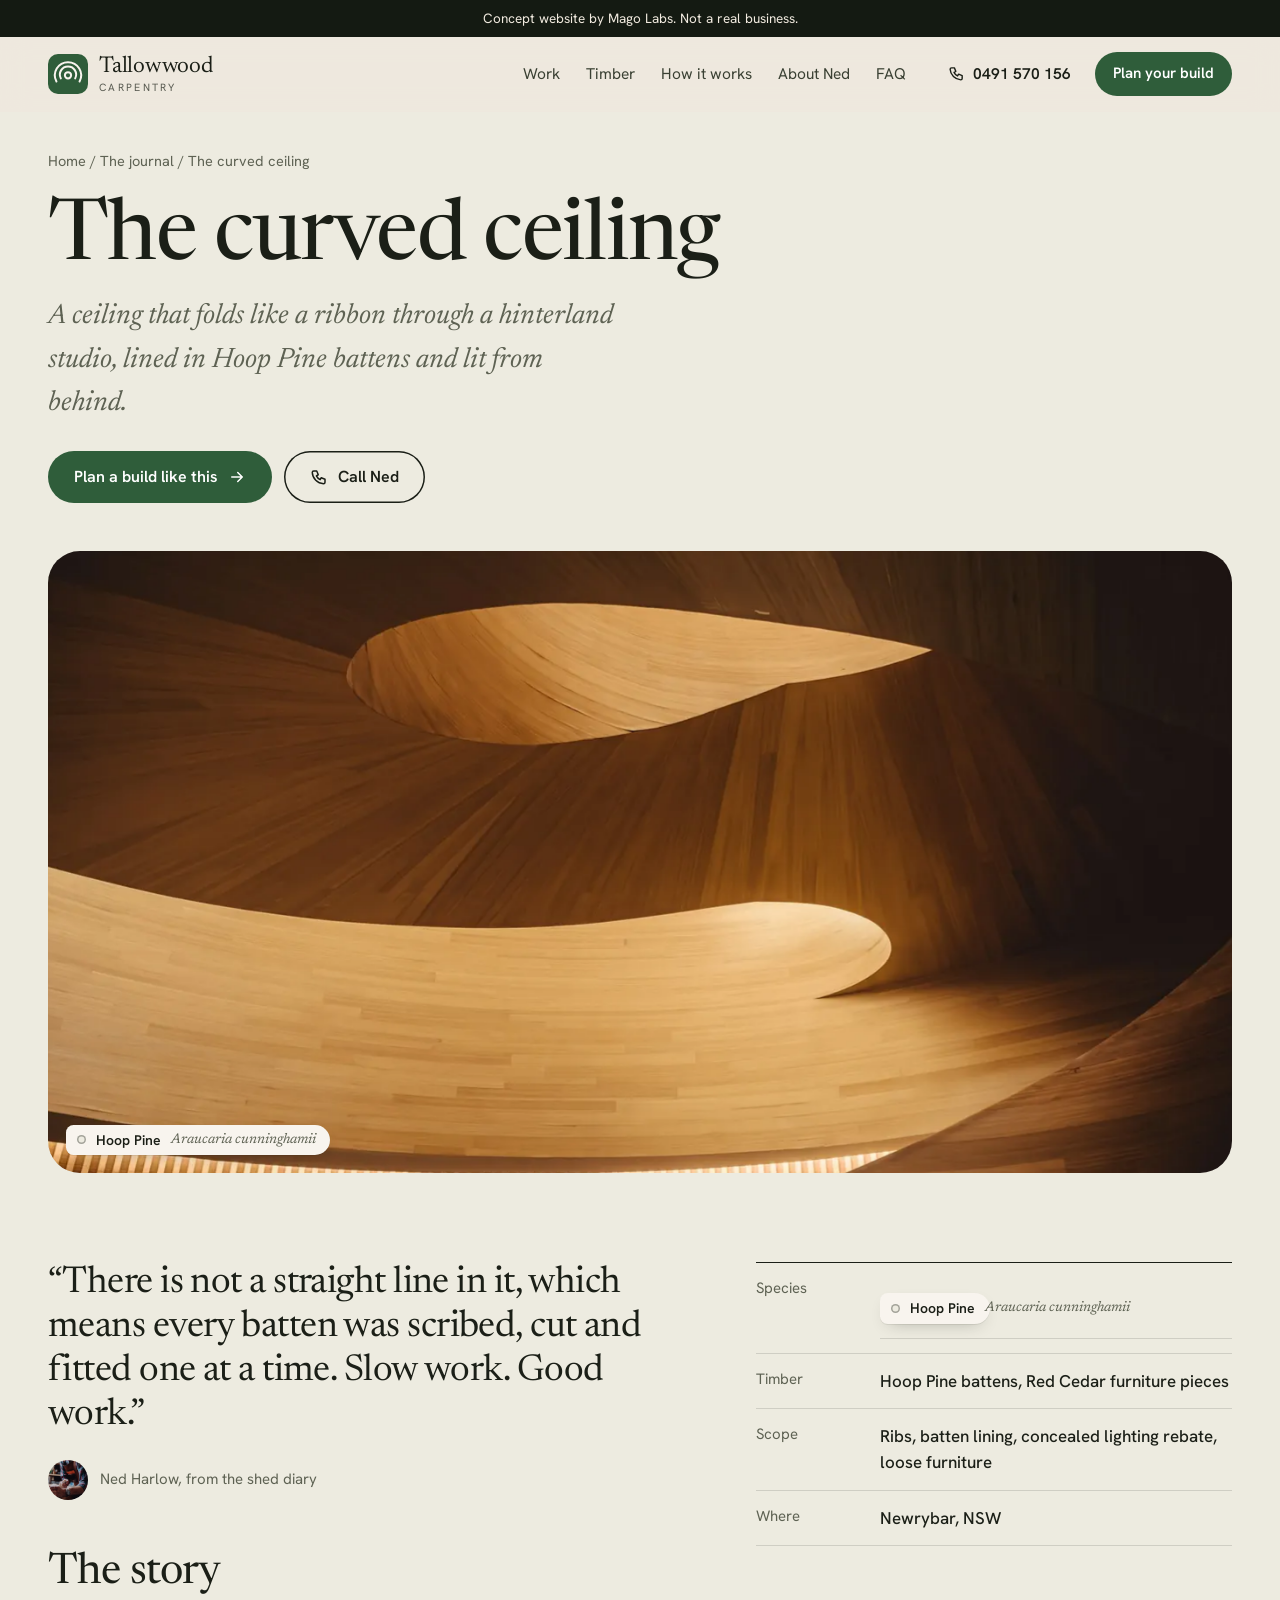
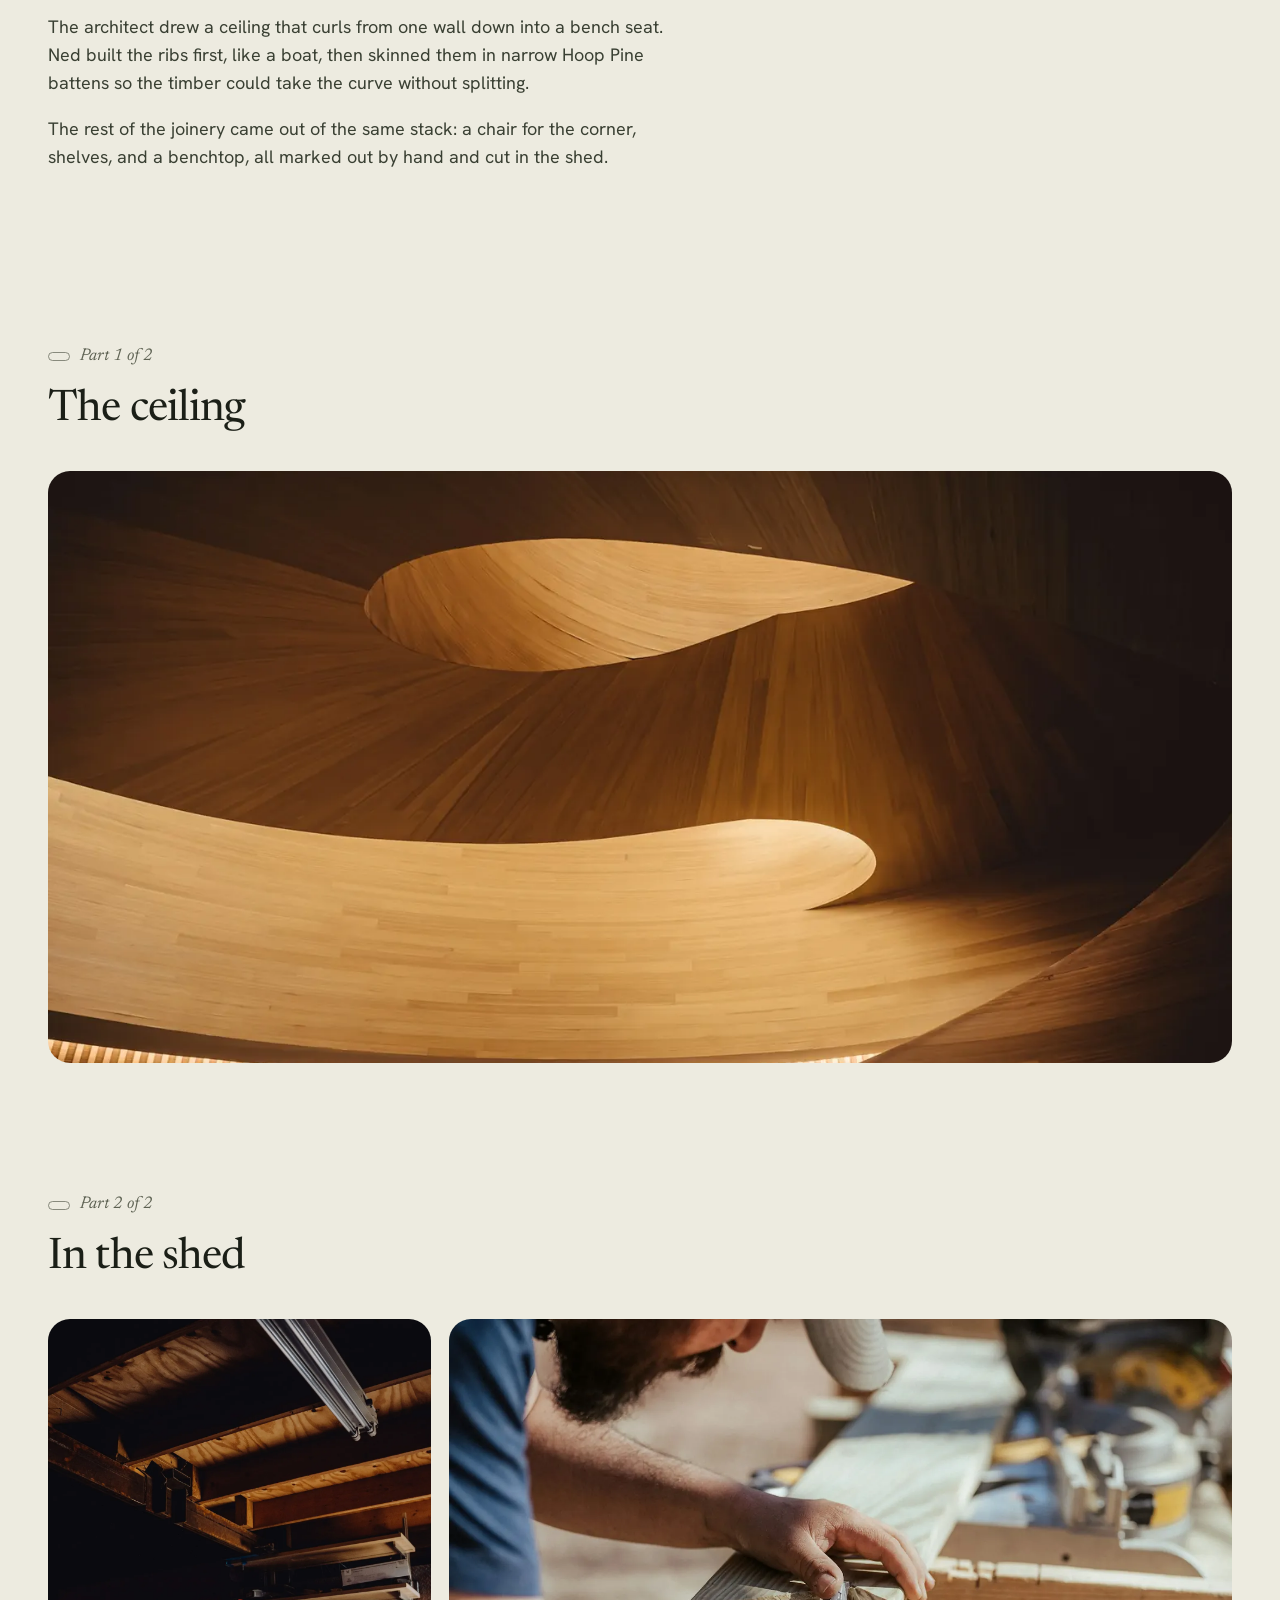
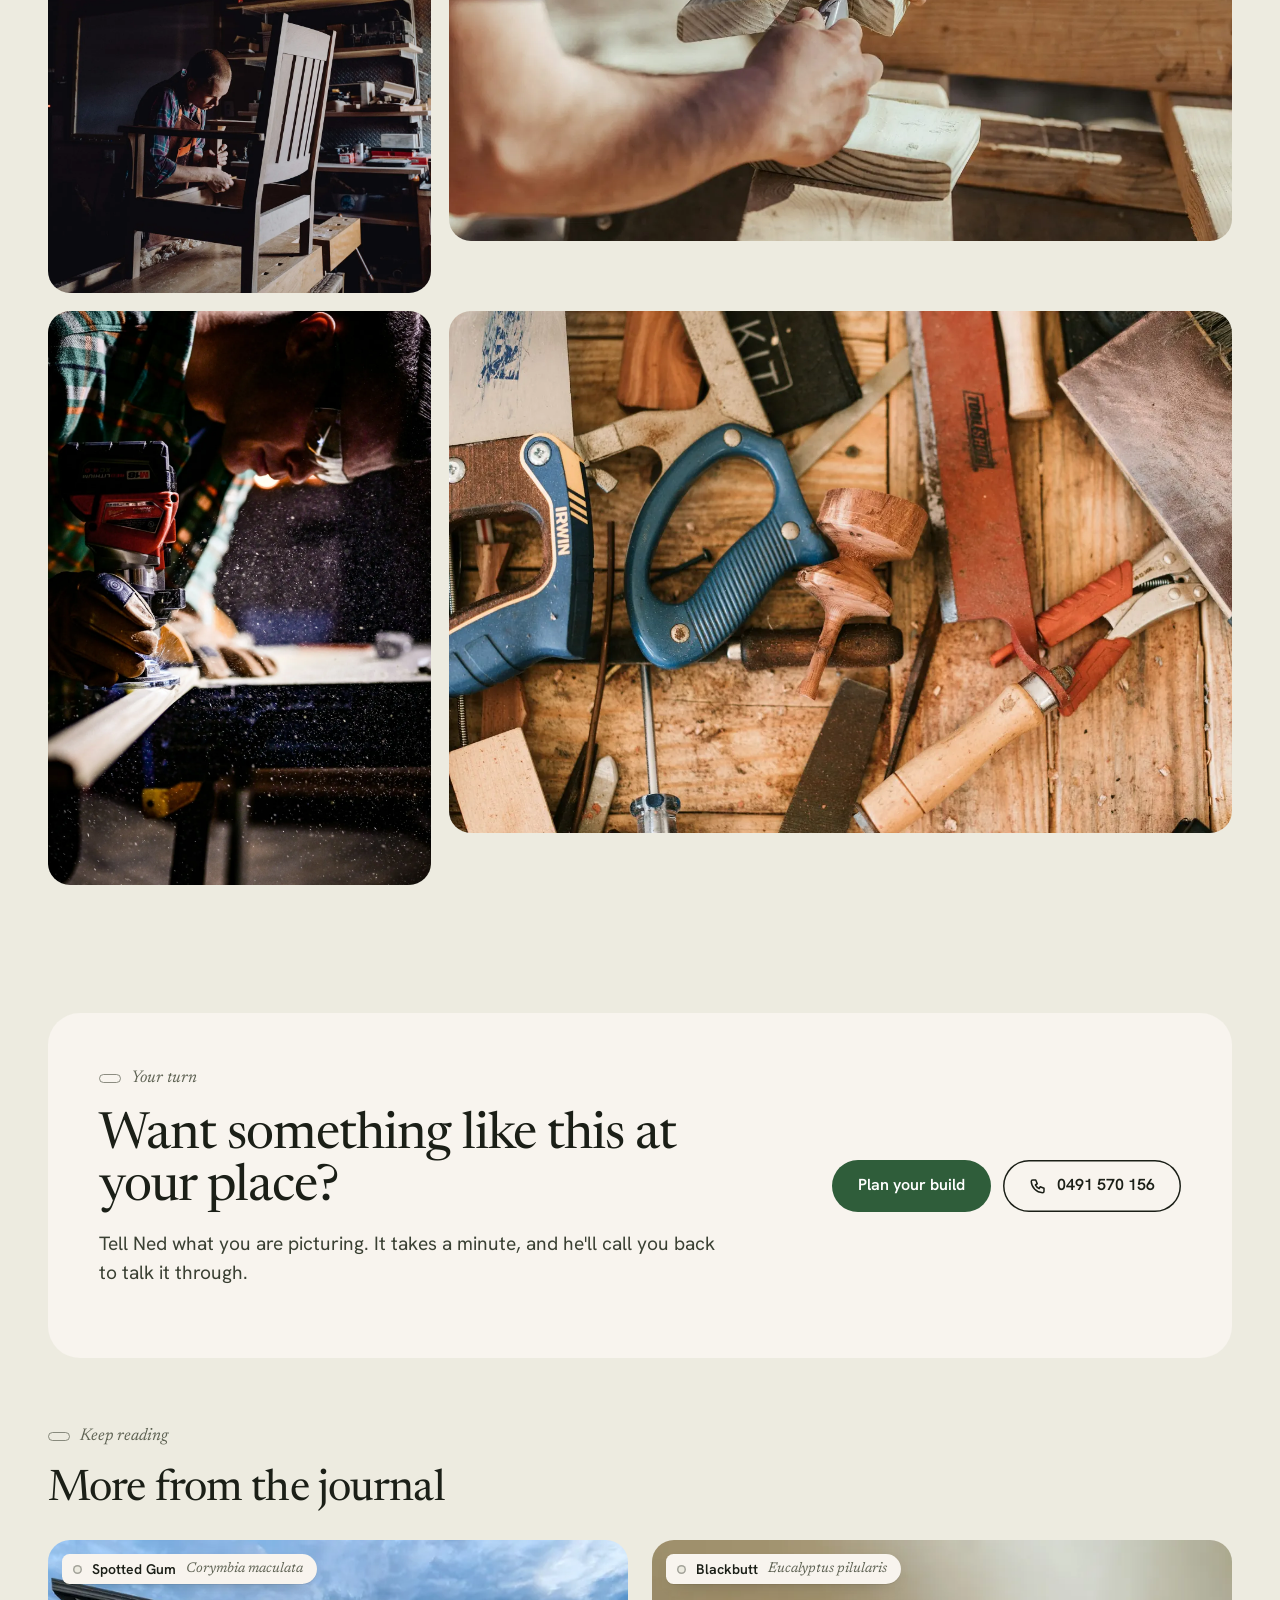
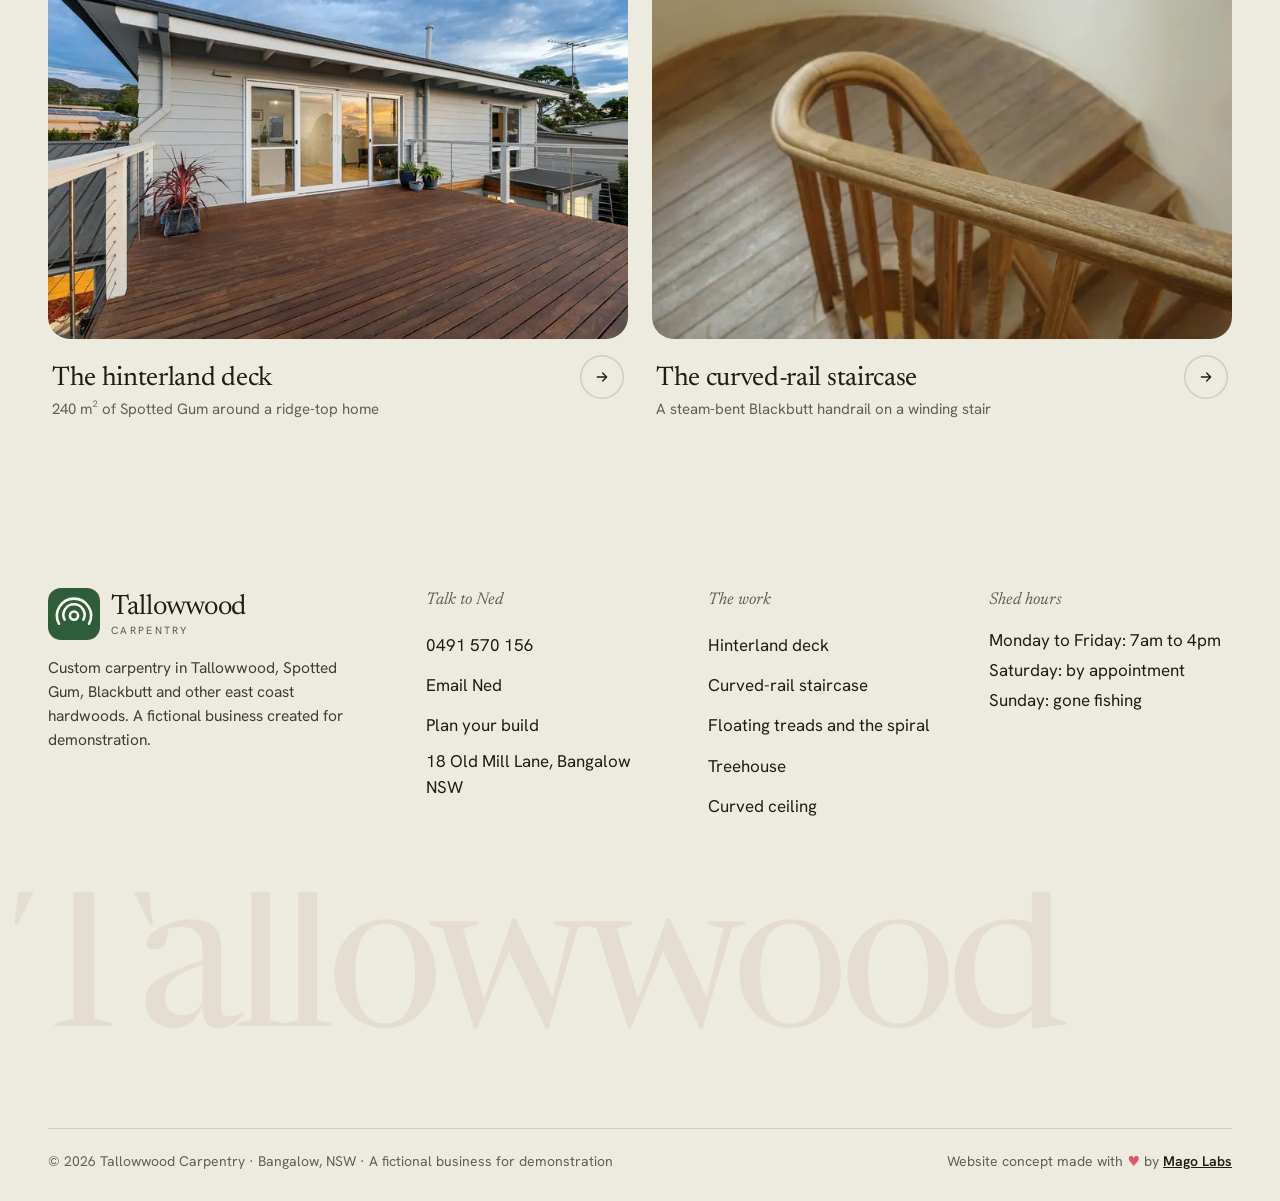
<file: projects/curved-ceiling.html>
<!doctype html>
<html lang="en-AU">
<head>
<meta charset="utf-8">
<meta name="viewport" content="width=device-width,initial-scale=1,viewport-fit=cover">
<title>The curved ceiling | Tallowwood Carpentry</title>
<meta name="description" content="A ceiling that folds like a ribbon through a hinterland studio, lined in Hoop Pine battens and lit from behind. A fictional business. Concept website by Mago Labs.">
<meta name="robots" content="noindex, nofollow">
<meta property="og:type" content="website">
<meta property="og:title" content="The curved ceiling | Tallowwood Carpentry">
<meta property="og:description" content="A ceiling that folds like a ribbon through a hinterland studio, lined in Hoop Pine battens and lit from behind. A fictional business. Concept website by Mago Labs.">
<meta property="og:image" content="../img/og.webp">
<meta name="twitter:card" content="summary_large_image">
<meta name="theme-color" content="#EDEBE0">
<link rel="icon" href="../favicon.svg" type="image/svg+xml">
<link rel="preload" href="../fonts/newsreader.woff2" as="font" type="font/woff2" crossorigin>
<link rel="preload" href="../fonts/hanken.woff2" as="font" type="font/woff2" crossorigin>
<link rel="stylesheet" href="../styles.css">
<script>document.documentElement.classList.add('js')</script>
</head>
<body data-tilt=".story,.brief-item,.ledger>div" data-ripple=".btn" data-fx3d="../js/fx3d.min.js">
<a class="sr" href="#main">Skip to content</a>
<div class="demo-bar">Concept website by Mago Labs. Not a real business.</div>
<header class="site-head">
 <div class="wrap head-in">
  <a class="brand" href="../index.html" aria-label="Tallowwood Carpentry home"><svg class="tw-mark" viewBox="0 0 64 64" aria-hidden="true"><rect width="64" height="64" rx="16" class="tw-bg"/><g fill="none" class="tw-ring" stroke-width="3.2" stroke-linecap="round"><circle cx="32" cy="34" r="5"/><path d="M20.5 39a13 13 0 1 1 23 0"/><path d="M13.5 44a21 21 0 1 1 37 0"/></g></svg><span class="tw-word">Tallowwood<small>Carpentry</small></span></a>
  <nav class="nav" id="nav" aria-label="Main">
   <a href="../index.html#work">Work</a>
   <a href="../index.html#timber">Timber</a>
   <a href="../index.html#process">How it works</a>
   <a href="../index.html#about">About Ned</a>
   <a href="../index.html#faq">FAQ</a>
  </nav>
  <button class="menu-btn" aria-expanded="false" aria-controls="nav">Menu</button>
  <div class="head-cta">
   <a class="tel" href="tel:+61491570156" aria-label="Call Ned on 0491 570 156"><svg viewBox="0 0 24 24" fill="none" stroke="currentColor" stroke-width="2" stroke-linecap="round" stroke-linejoin="round" aria-hidden="true"><path d="M5 4h4l2 5-2.5 1.5a11 11 0 0 0 5 5L15 13l5 2v4a2 2 0 0 1-2 2A16 16 0 0 1 3 6a2 2 0 0 1 2-2"/></svg><span>0491 570 156</span></a>
   <a class="btn sm" href="../index.html#plan">Plan your build</a>
  </div>
 </div>
</header>
<main id="main">

<div class="wrap">
 <nav class="crumbs" aria-label="Breadcrumb"><a href="../index.html">Home</a> / <a href="../index.html#work">The journal</a> / <span aria-current="page">The curved ceiling</span></nav>
 <section class="p-hero">
  <h1>The curved ceiling</h1>
  <p class="sub">A ceiling that folds like a ribbon through a hinterland studio, lined in Hoop Pine battens and lit from behind.</p>
  <div class="hero-actions"><a class="btn" href="../index.html?build=joinery#plan">Plan a build like this <svg viewBox="0 0 24 24" fill="none" stroke="currentColor" stroke-width="2" stroke-linecap="round" stroke-linejoin="round" aria-hidden="true"><path d="M5 12h14M13 6l6 6-6 6"/></svg></a><a class="btn ghost" href="tel:+61491570156"><svg viewBox="0 0 24 24" fill="none" stroke="currentColor" stroke-width="2" stroke-linecap="round" stroke-linejoin="round" aria-hidden="true"><path d="M5 4h4l2 5-2.5 1.5a11 11 0 0 0 5 5L15 13l5 2v4a2 2 0 0 1-2 2A16 16 0 0 1 3 6a2 2 0 0 1 2-2"/></svg>Call Ned</a></div>
  <div class="p-cover"><img src="../img/ceiling.webp" srcset="../thumbs/ceiling.webp 760w, ../img/ceiling.webp 1440w" sizes="100vw" width="1440" height="960" alt="The curved ceiling, finished" fetchpriority="high" data-par="0.04"><div class="tags"><span class="tag"><b>Hoop Pine</b><span class="latin">Araucaria cunninghamii</span></span></div></div>
 </section>
 <div class="p-intro">
  <div>
   <blockquote>&ldquo;There is not a straight line in it, which means every batten was scribed, cut and fitted one at a time. Slow work. Good work.&rdquo;<cite><img src="../img/shop.webp" srcset="../thumbs/shop.webp 760w, ../img/shop.webp 999w" sizes="40px" width="999" height="1333" alt="" loading="lazy" decoding="async">Ned Harlow, from the shed diary</cite></blockquote>
   <div class="p-copy" style="margin-top:clamp(36px,4vw,56px)"><h2>The story</h2><p>The architect drew a ceiling that curls from one wall down into a bench seat. Ned built the ribs first, like a boat, then skinned them in narrow Hoop Pine battens so the timber could take the curve without splitting.</p><p>The rest of the joinery came out of the same stack: a chair for the corner, shelves, and a benchtop, all marked out by hand and cut in the shed.</p></div>
  </div>
  <div><dl class="spec"><div><dt>Species</dt><dd><div class="tags" style="margin-top:2px"><span class="tag"><b>Hoop Pine</b><span class="latin">Araucaria cunninghamii</span></span></div></dd></div><div><dt>Timber</dt><dd>Hoop Pine battens, Red Cedar furniture pieces</dd></div><div><dt>Scope</dt><dd>Ribs, batten lining, concealed lighting rebate, loose furniture</dd></div><div><dt>Where</dt><dd>Newrybar, NSW</dd></div></dl></div>
 </div>
 <section class="chapter" aria-labelledby="ch0">
 <div class="chapter-head"><div><div class="label">Part 1 of 2</div><h2 id="ch0" style="font-size:clamp(30px,3.4vw,46px)">The ceiling</h2></div><span></span></div>
 <div class="gal" data-lb><button data-full="../img/ceiling.webp" class="g-f" aria-label="Open photo: Curved timber batten ceiling with warm concealed lighting"><img src="../img/ceiling.webp" srcset="../thumbs/ceiling.webp 760w, ../img/ceiling.webp 1440w" sizes="(max-width: 900px) 50vw, 66vw" width="1440" height="960" alt="Curved timber batten ceiling with warm concealed lighting" loading="lazy" decoding="async"></button></div>
</section><section class="chapter" aria-labelledby="ch1">
 <div class="chapter-head"><div><div class="label">Part 2 of 2</div><h2 id="ch1" style="font-size:clamp(30px,3.4vw,46px)">In the shed</h2></div><span></span></div>
 <div class="gal" data-lb><button data-full="../img/chair.webp" class="g-t" aria-label="Open photo: Carpenter fitting a timber chair in a workshop"><img src="../img/chair.webp" srcset="../thumbs/chair.webp 760w, ../img/chair.webp 1440w" sizes="(max-width: 900px) 50vw, 66vw" width="1440" height="1920" alt="Carpenter fitting a timber chair in a workshop" loading="lazy" decoding="async"></button><button data-full="../img/bench.webp" class="g-w" aria-label="Open photo: Hands marking timber on a workbench"><img src="../img/bench.webp" srcset="../thumbs/bench.webp 760w, ../img/bench.webp 1440w" sizes="(max-width: 900px) 50vw, 66vw" width="1440" height="962" alt="Hands marking timber on a workbench" loading="lazy" decoding="async"></button><button data-full="../img/mitre.webp" class="g-t" aria-label="Open photo: Carpenter sighting a cut on a mitre saw"><img src="../img/mitre.webp" srcset="../thumbs/mitre.webp 760w, ../img/mitre.webp 1440w" sizes="(max-width: 900px) 50vw, 66vw" width="1440" height="1920" alt="Carpenter sighting a cut on a mitre saw" loading="lazy" decoding="async"></button><button data-full="../img/pliers.webp" class="g-w" aria-label="Open photo: Hand saws and tools laid out on a timber bench"><img src="../img/pliers.webp" srcset="../thumbs/pliers.webp 760w, ../img/pliers.webp 1440w" sizes="(max-width: 900px) 50vw, 66vw" width="1440" height="960" alt="Hand saws and tools laid out on a timber bench" loading="lazy" decoding="async"></button></div>
</section>
 <section class="chapter">
  <div class="p-cta" data-rv>
   <div><div class="label">Your turn</div><h2>Want something like this at your place?</h2><p class="lede" style="margin-top:14px">Tell Ned what you are picturing. It takes a minute, and he'll call you back to talk it through.</p></div>
   <div class="acts"><a class="btn" href="../index.html?build=joinery#plan">Plan your build</a><a class="btn ghost" href="tel:+61491570156"><svg viewBox="0 0 24 24" fill="none" stroke="currentColor" stroke-width="2" stroke-linecap="round" stroke-linejoin="round" aria-hidden="true"><path d="M5 4h4l2 5-2.5 1.5a11 11 0 0 0 5 5L15 13l5 2v4a2 2 0 0 1-2 2A16 16 0 0 1 3 6a2 2 0 0 1 2-2"/></svg>0491 570 156</a></div>
  </div>
 </section>
 <section class="chapter" aria-labelledby="more-h" style="padding-top:0">
  <div class="label">Keep reading</div><h2 id="more-h" style="font-size:clamp(30px,3.4vw,46px);margin-bottom:28px">More from the journal</h2>
  <div class="next"><a class="story " href="../projects/hinterland-deck.html" data-rv>
 <div class="ph"><span class="tag"><b>Spotted Gum</b><span class="latin">Corymbia maculata</span></span><img src="../img/deck1.webp" srcset="../thumbs/deck1.webp 760w, ../img/deck1.webp 1440w" sizes="(max-width: 900px) 100vw, 50vw" width="1440" height="960" alt="The hinterland deck" loading="lazy" decoding="async"></div>
 <div class="meta"><div><h3>The hinterland deck</h3><p>240 m² of Spotted Gum around a ridge-top home</p></div><span class="go" aria-hidden="true"><svg viewBox="0 0 24 24" fill="none" stroke="currentColor" stroke-width="2" stroke-linecap="round" stroke-linejoin="round" aria-hidden="true"><path d="M5 12h14M13 6l6 6-6 6"/></svg></span></div>
</a><a class="story " href="../projects/curved-rail-staircase.html" data-rv>
 <div class="ph"><span class="tag"><b>Blackbutt</b><span class="latin">Eucalyptus pilularis</span></span><img src="../img/stair1.webp" srcset="../thumbs/stair1.webp 760w, ../img/stair1.webp 1440w" sizes="(max-width: 900px) 100vw, 50vw" width="1440" height="960" alt="The curved-rail staircase" loading="lazy" decoding="async"></div>
 <div class="meta"><div><h3>The curved-rail staircase</h3><p>A steam-bent Blackbutt handrail on a winding stair</p></div><span class="go" aria-hidden="true"><svg viewBox="0 0 24 24" fill="none" stroke="currentColor" stroke-width="2" stroke-linecap="round" stroke-linejoin="round" aria-hidden="true"><path d="M5 12h14M13 6l6 6-6 6"/></svg></span></div>
</a></div>
 </section>
</div>
</main>
<footer class="foot">
 <div class="wrap">
  <div class="foot-grid">
   <div>
    <span class="brand foot-brand"><svg class="tw-mark" viewBox="0 0 64 64" aria-hidden="true"><rect width="64" height="64" rx="16" class="tw-bg"/><g fill="none" class="tw-ring" stroke-width="3.2" stroke-linecap="round"><circle cx="32" cy="34" r="5"/><path d="M20.5 39a13 13 0 1 1 23 0"/><path d="M13.5 44a21 21 0 1 1 37 0"/></g></svg><span class="tw-word">Tallowwood<small>Carpentry</small></span></span>
    <p>Custom carpentry in Tallowwood, Spotted Gum, Blackbutt and other east coast hardwoods. A fictional business created for demonstration.</p>
   </div>
   <div><h4>Talk to Ned</h4><ul>
    <li><a href="tel:+61491570156">0491 570 156</a></li>
    <li><a href="mailto:hello@tallowwoodcarpentry.example">Email Ned</a></li>
    <li><a href="../index.html#plan">Plan your build</a></li>
    <li>18 Old Mill Lane, Bangalow NSW</li>
   </ul></div>
   <div><h4>The work</h4><ul><li><a href="../projects/hinterland-deck.html">Hinterland deck</a></li><li><a href="../projects/curved-rail-staircase.html">Curved-rail staircase</a></li><li><a href="../projects/floating-treads-and-spiral.html">Floating treads and the spiral</a></li><li><a href="../projects/the-treehouse.html">Treehouse</a></li><li><a href="../projects/curved-ceiling.html">Curved ceiling</a></li></ul></div>
   <div><h4>Shed hours</h4><ul><li>Monday to Friday: 7am to 4pm</li><li>Saturday: by appointment</li><li>Sunday: gone fishing</li></ul></div>
  </div>
  <div class="giant" data-par="-0.04" aria-hidden="true">Tallowwood</div>
  <div class="foot-base">
   <span>&copy; 2026 Tallowwood Carpentry &middot; Bangalow, NSW &middot; A fictional business for demonstration</span>
   <span>Website concept made with <span class="heart">&hearts;</span> by <a href="https://magolabs.in" target="_blank" rel="noopener">Mago Labs</a></span>
  </div>
 </div>
</footer>
<div class="dock" aria-label="Quick contact">
 <a href="tel:+61491570156"><svg viewBox="0 0 24 24" fill="none" stroke="currentColor" stroke-width="2" stroke-linecap="round" stroke-linejoin="round" aria-hidden="true"><path d="M5 4h4l2 5-2.5 1.5a11 11 0 0 0 5 5L15 13l5 2v4a2 2 0 0 1-2 2A16 16 0 0 1 3 6a2 2 0 0 1 2-2"/></svg>Call Ned</a>
 <a href="../index.html#plan">Plan your build</a>
</div>
<script src="../site.js" defer></script>
<script src="../js/motion.js" defer></script>
</body>
</html>
</file>
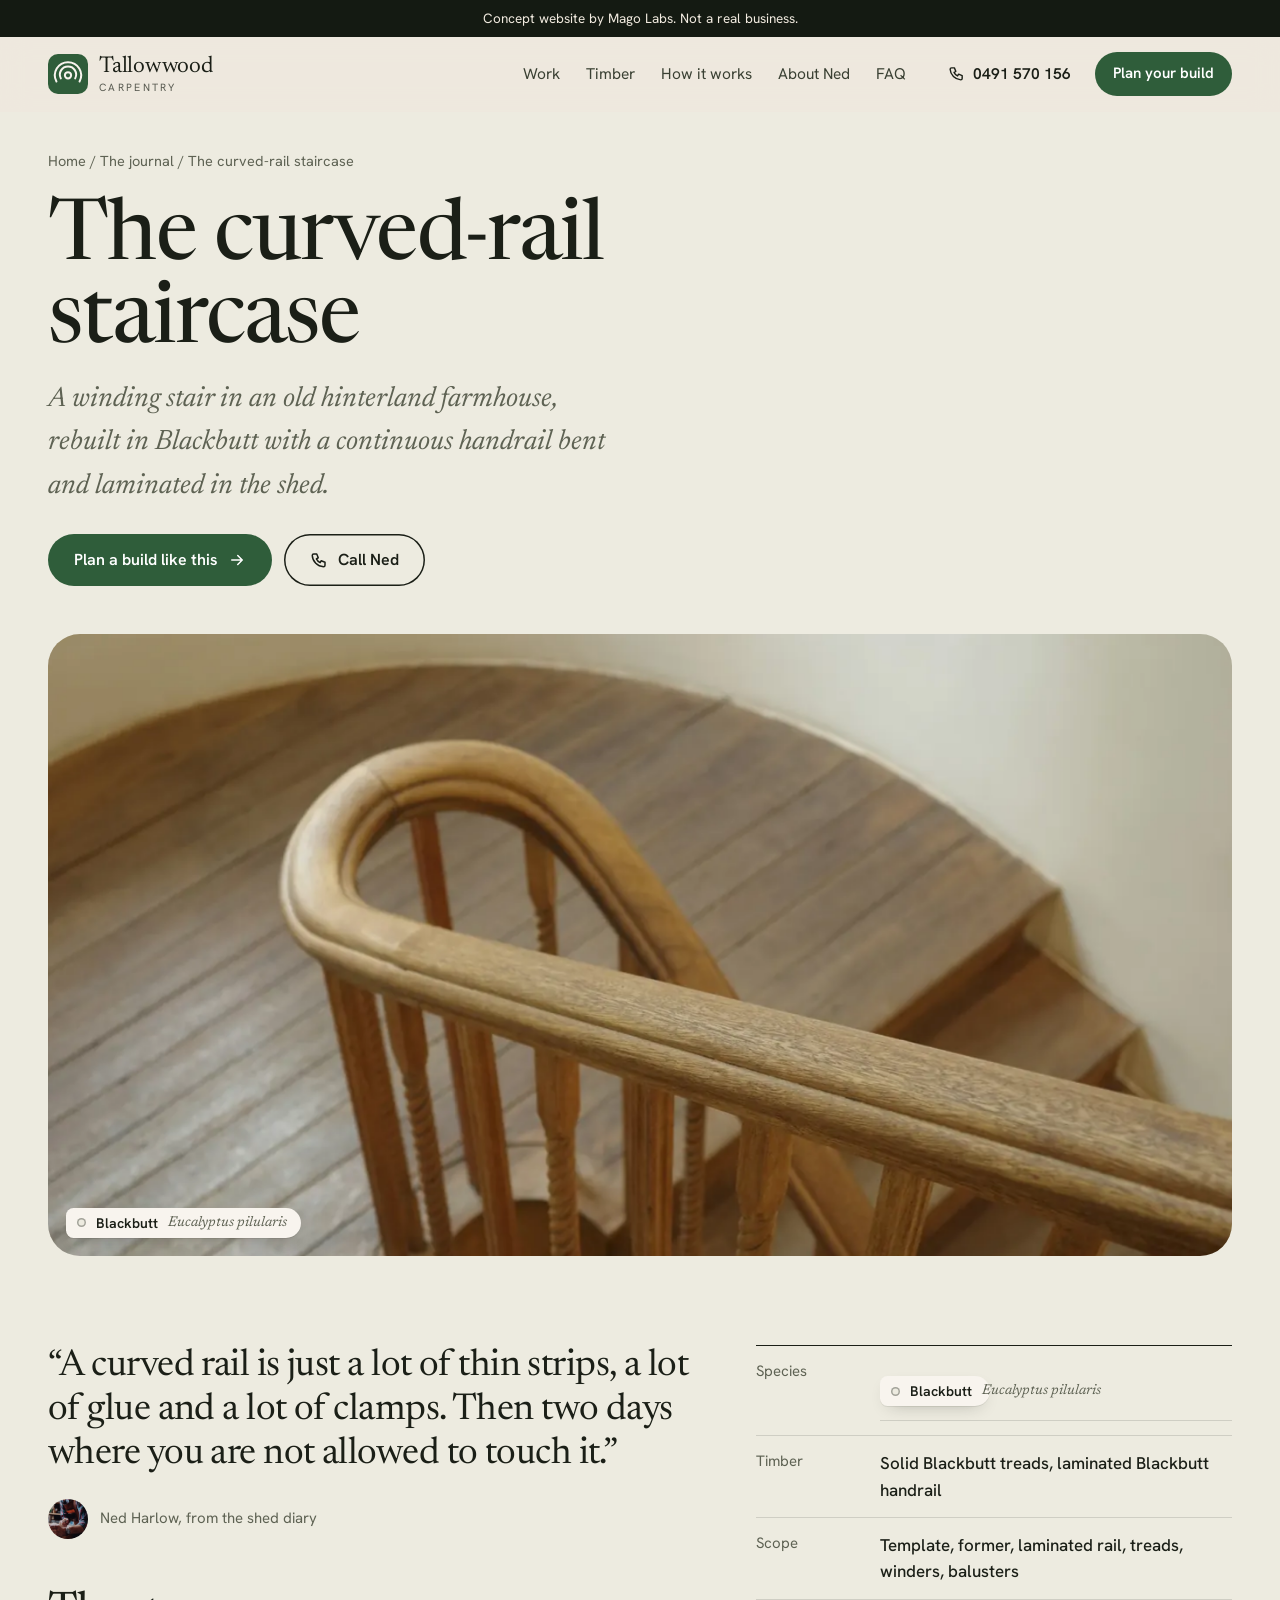
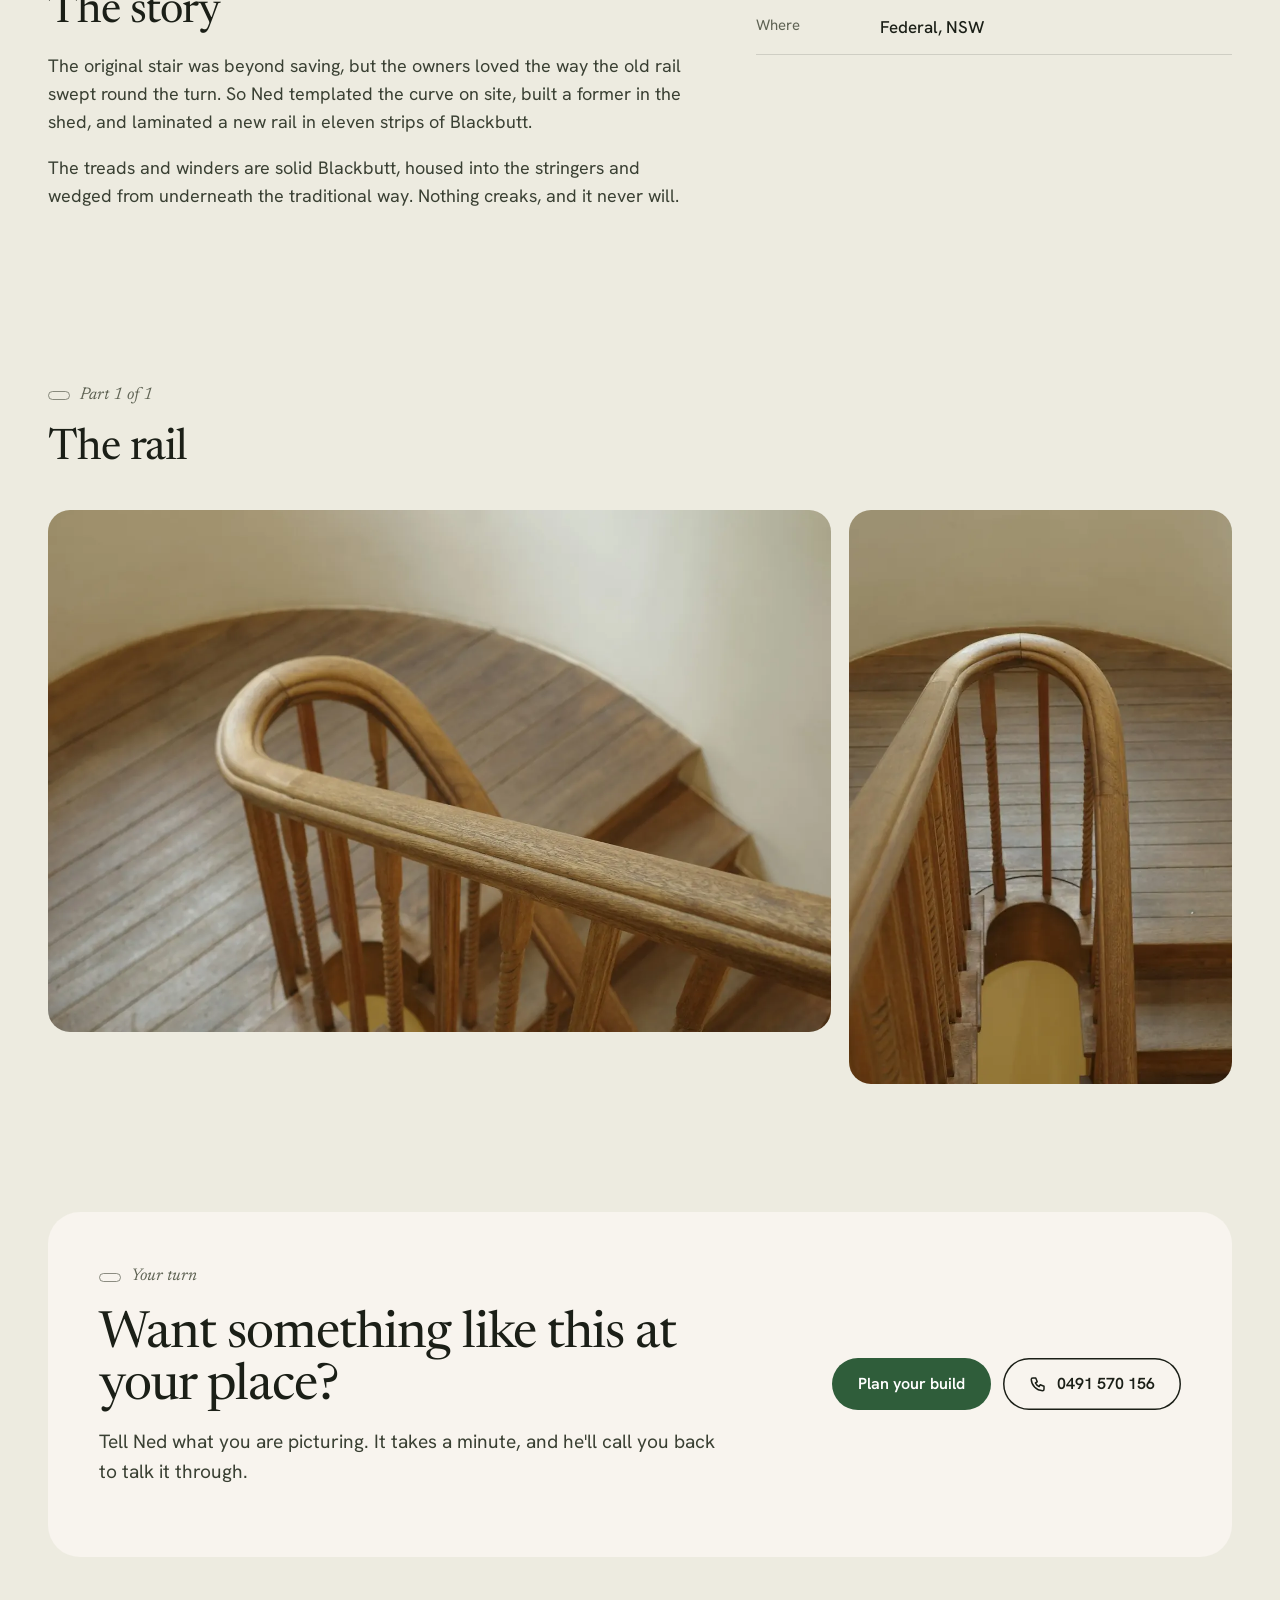
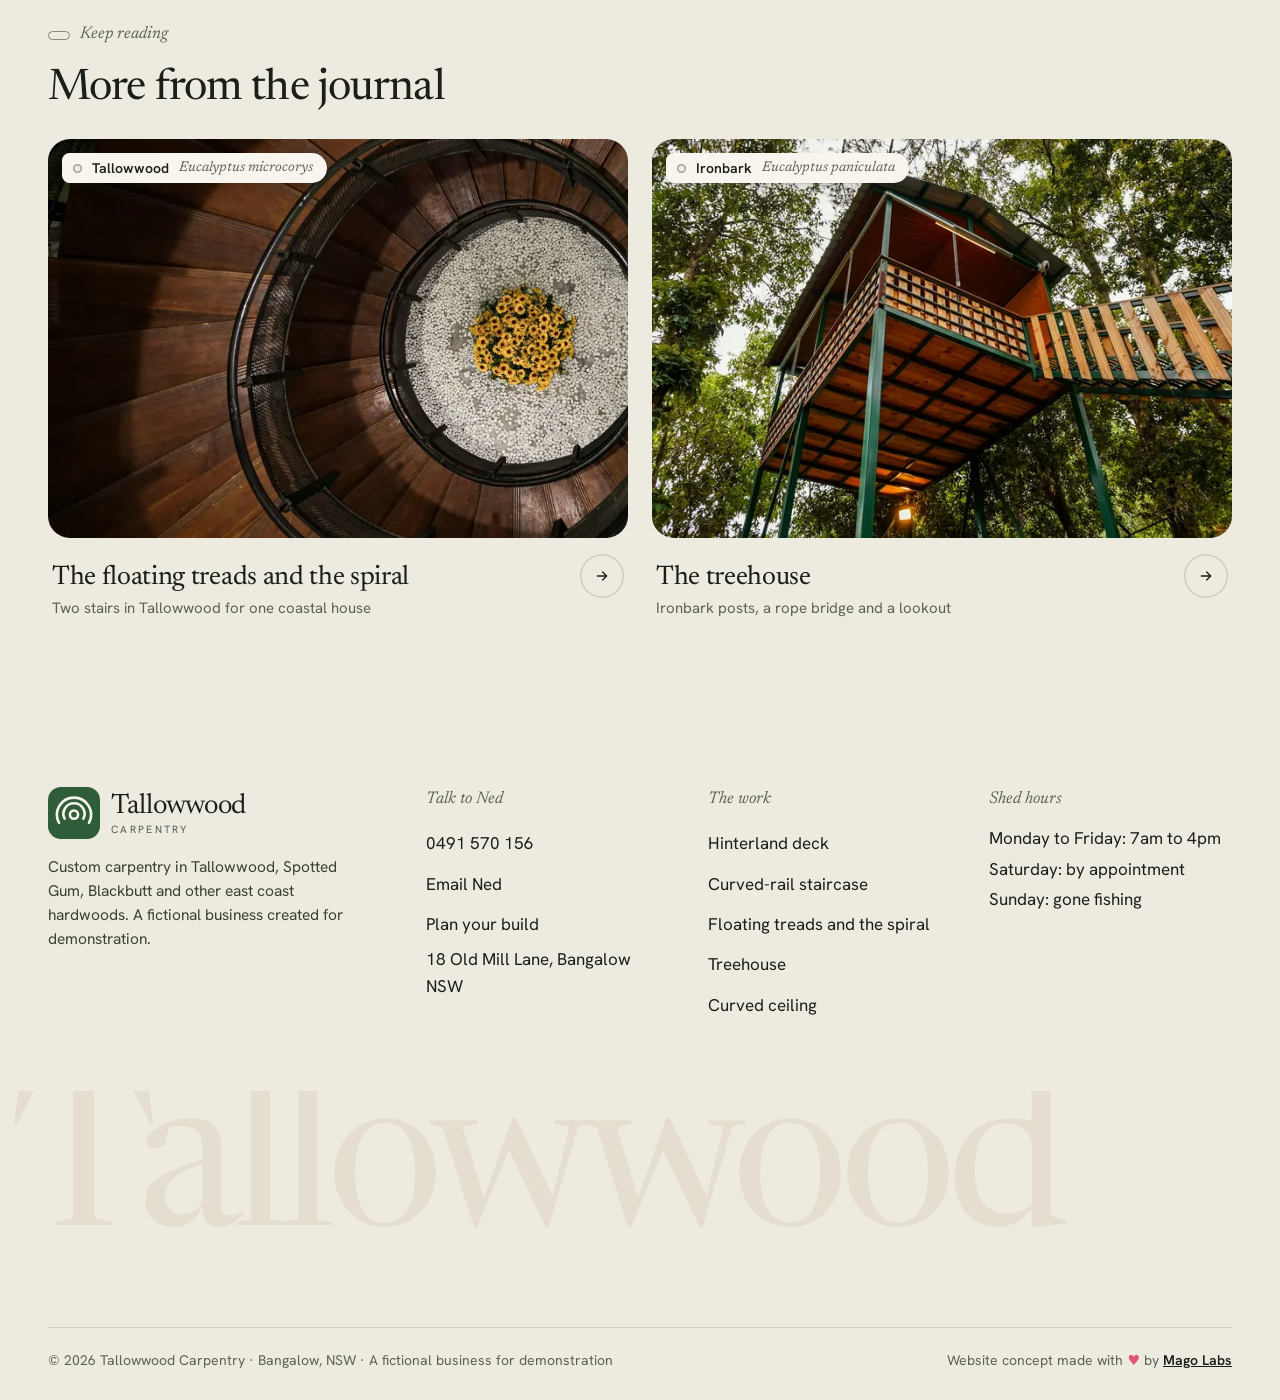
<file: projects/curved-rail-staircase.html>
<!doctype html>
<html lang="en-AU">
<head>
<meta charset="utf-8">
<meta name="viewport" content="width=device-width,initial-scale=1,viewport-fit=cover">
<title>The curved-rail staircase | Tallowwood Carpentry</title>
<meta name="description" content="A winding stair in an old hinterland farmhouse, rebuilt in Blackbutt with a continuous handrail bent and laminated in the shed. A fictional business. Concept website by Mago Labs.">
<meta name="robots" content="noindex, nofollow">
<meta property="og:type" content="website">
<meta property="og:title" content="The curved-rail staircase | Tallowwood Carpentry">
<meta property="og:description" content="A winding stair in an old hinterland farmhouse, rebuilt in Blackbutt with a continuous handrail bent and laminated in the shed. A fictional business. Concept website by Mago Labs.">
<meta property="og:image" content="../img/og.webp">
<meta name="twitter:card" content="summary_large_image">
<meta name="theme-color" content="#EDEBE0">
<link rel="icon" href="../favicon.svg" type="image/svg+xml">
<link rel="preload" href="../fonts/newsreader.woff2" as="font" type="font/woff2" crossorigin>
<link rel="preload" href="../fonts/hanken.woff2" as="font" type="font/woff2" crossorigin>
<link rel="stylesheet" href="../styles.css">
<script>document.documentElement.classList.add('js')</script>
</head>
<body data-tilt=".story,.brief-item,.ledger>div" data-ripple=".btn" data-fx3d="../js/fx3d.min.js">
<a class="sr" href="#main">Skip to content</a>
<div class="demo-bar">Concept website by Mago Labs. Not a real business.</div>
<header class="site-head">
 <div class="wrap head-in">
  <a class="brand" href="../index.html" aria-label="Tallowwood Carpentry home"><svg class="tw-mark" viewBox="0 0 64 64" aria-hidden="true"><rect width="64" height="64" rx="16" class="tw-bg"/><g fill="none" class="tw-ring" stroke-width="3.2" stroke-linecap="round"><circle cx="32" cy="34" r="5"/><path d="M20.5 39a13 13 0 1 1 23 0"/><path d="M13.5 44a21 21 0 1 1 37 0"/></g></svg><span class="tw-word">Tallowwood<small>Carpentry</small></span></a>
  <nav class="nav" id="nav" aria-label="Main">
   <a href="../index.html#work">Work</a>
   <a href="../index.html#timber">Timber</a>
   <a href="../index.html#process">How it works</a>
   <a href="../index.html#about">About Ned</a>
   <a href="../index.html#faq">FAQ</a>
  </nav>
  <button class="menu-btn" aria-expanded="false" aria-controls="nav">Menu</button>
  <div class="head-cta">
   <a class="tel" href="tel:+61491570156" aria-label="Call Ned on 0491 570 156"><svg viewBox="0 0 24 24" fill="none" stroke="currentColor" stroke-width="2" stroke-linecap="round" stroke-linejoin="round" aria-hidden="true"><path d="M5 4h4l2 5-2.5 1.5a11 11 0 0 0 5 5L15 13l5 2v4a2 2 0 0 1-2 2A16 16 0 0 1 3 6a2 2 0 0 1 2-2"/></svg><span>0491 570 156</span></a>
   <a class="btn sm" href="../index.html#plan">Plan your build</a>
  </div>
 </div>
</header>
<main id="main">

<div class="wrap">
 <nav class="crumbs" aria-label="Breadcrumb"><a href="../index.html">Home</a> / <a href="../index.html#work">The journal</a> / <span aria-current="page">The curved-rail staircase</span></nav>
 <section class="p-hero">
  <h1>The curved-rail staircase</h1>
  <p class="sub">A winding stair in an old hinterland farmhouse, rebuilt in Blackbutt with a continuous handrail bent and laminated in the shed.</p>
  <div class="hero-actions"><a class="btn" href="../index.html?build=stairs#plan">Plan a build like this <svg viewBox="0 0 24 24" fill="none" stroke="currentColor" stroke-width="2" stroke-linecap="round" stroke-linejoin="round" aria-hidden="true"><path d="M5 12h14M13 6l6 6-6 6"/></svg></a><a class="btn ghost" href="tel:+61491570156"><svg viewBox="0 0 24 24" fill="none" stroke="currentColor" stroke-width="2" stroke-linecap="round" stroke-linejoin="round" aria-hidden="true"><path d="M5 4h4l2 5-2.5 1.5a11 11 0 0 0 5 5L15 13l5 2v4a2 2 0 0 1-2 2A16 16 0 0 1 3 6a2 2 0 0 1 2-2"/></svg>Call Ned</a></div>
  <div class="p-cover"><img src="../img/stair1.webp" srcset="../thumbs/stair1.webp 760w, ../img/stair1.webp 1440w" sizes="100vw" width="1440" height="960" alt="The curved-rail staircase, finished" fetchpriority="high" data-par="0.04"><div class="tags"><span class="tag"><b>Blackbutt</b><span class="latin">Eucalyptus pilularis</span></span></div></div>
 </section>
 <div class="p-intro">
  <div>
   <blockquote>&ldquo;A curved rail is just a lot of thin strips, a lot of glue and a lot of clamps. Then two days where you are not allowed to touch it.&rdquo;<cite><img src="../img/shop.webp" srcset="../thumbs/shop.webp 760w, ../img/shop.webp 999w" sizes="40px" width="999" height="1333" alt="" loading="lazy" decoding="async">Ned Harlow, from the shed diary</cite></blockquote>
   <div class="p-copy" style="margin-top:clamp(36px,4vw,56px)"><h2>The story</h2><p>The original stair was beyond saving, but the owners loved the way the old rail swept round the turn. So Ned templated the curve on site, built a former in the shed, and laminated a new rail in eleven strips of Blackbutt.</p><p>The treads and winders are solid Blackbutt, housed into the stringers and wedged from underneath the traditional way. Nothing creaks, and it never will.</p></div>
  </div>
  <div><dl class="spec"><div><dt>Species</dt><dd><div class="tags" style="margin-top:2px"><span class="tag"><b>Blackbutt</b><span class="latin">Eucalyptus pilularis</span></span></div></dd></div><div><dt>Timber</dt><dd>Solid Blackbutt treads, laminated Blackbutt handrail</dd></div><div><dt>Scope</dt><dd>Template, former, laminated rail, treads, winders, balusters</dd></div><div><dt>Where</dt><dd>Federal, NSW</dd></div></dl></div>
 </div>
 <section class="chapter" aria-labelledby="ch0">
 <div class="chapter-head"><div><div class="label">Part 1 of 1</div><h2 id="ch0" style="font-size:clamp(30px,3.4vw,46px)">The rail</h2></div><span></span></div>
 <div class="gal" data-lb><button data-full="../img/stair1.webp" class="g-w" aria-label="Open photo: Curved timber handrail sweeping round a winding stair"><img src="../img/stair1.webp" srcset="../thumbs/stair1.webp 760w, ../img/stair1.webp 1440w" sizes="(max-width: 900px) 50vw, 66vw" width="1440" height="960" alt="Curved timber handrail sweeping round a winding stair" loading="lazy" decoding="async"></button><button data-full="../img/stair2.webp" class="g-t" aria-label="Open photo: Looking down a timber stair with a bent handrail and arched wall"><img src="../img/stair2.webp" srcset="../thumbs/stair2.webp 760w, ../img/stair2.webp 1440w" sizes="(max-width: 900px) 50vw, 66vw" width="1440" height="960" alt="Looking down a timber stair with a bent handrail and arched wall" loading="lazy" decoding="async"></button></div>
</section>
 <section class="chapter">
  <div class="p-cta" data-rv>
   <div><div class="label">Your turn</div><h2>Want something like this at your place?</h2><p class="lede" style="margin-top:14px">Tell Ned what you are picturing. It takes a minute, and he'll call you back to talk it through.</p></div>
   <div class="acts"><a class="btn" href="../index.html?build=stairs#plan">Plan your build</a><a class="btn ghost" href="tel:+61491570156"><svg viewBox="0 0 24 24" fill="none" stroke="currentColor" stroke-width="2" stroke-linecap="round" stroke-linejoin="round" aria-hidden="true"><path d="M5 4h4l2 5-2.5 1.5a11 11 0 0 0 5 5L15 13l5 2v4a2 2 0 0 1-2 2A16 16 0 0 1 3 6a2 2 0 0 1 2-2"/></svg>0491 570 156</a></div>
  </div>
 </section>
 <section class="chapter" aria-labelledby="more-h" style="padding-top:0">
  <div class="label">Keep reading</div><h2 id="more-h" style="font-size:clamp(30px,3.4vw,46px);margin-bottom:28px">More from the journal</h2>
  <div class="next"><a class="story " href="../projects/floating-treads-and-spiral.html" data-rv>
 <div class="ph"><span class="tag"><b>Tallowwood</b><span class="latin">Eucalyptus microcorys</span></span><img src="../img/spiral.webp" srcset="../thumbs/spiral.webp 760w, ../img/spiral.webp 1440w" sizes="(max-width: 900px) 100vw, 50vw" width="1440" height="1800" alt="The floating treads and the spiral" loading="lazy" decoding="async"></div>
 <div class="meta"><div><h3>The floating treads and the spiral</h3><p>Two stairs in Tallowwood for one coastal house</p></div><span class="go" aria-hidden="true"><svg viewBox="0 0 24 24" fill="none" stroke="currentColor" stroke-width="2" stroke-linecap="round" stroke-linejoin="round" aria-hidden="true"><path d="M5 12h14M13 6l6 6-6 6"/></svg></span></div>
</a><a class="story " href="../projects/the-treehouse.html" data-rv>
 <div class="ph"><span class="tag"><b>Ironbark</b><span class="latin">Eucalyptus paniculata</span></span><img src="../img/treehouse.webp" srcset="../thumbs/treehouse.webp 760w, ../img/treehouse.webp 1440w" sizes="(max-width: 900px) 100vw, 50vw" width="1440" height="865" alt="The treehouse" loading="lazy" decoding="async"></div>
 <div class="meta"><div><h3>The treehouse</h3><p>Ironbark posts, a rope bridge and a lookout</p></div><span class="go" aria-hidden="true"><svg viewBox="0 0 24 24" fill="none" stroke="currentColor" stroke-width="2" stroke-linecap="round" stroke-linejoin="round" aria-hidden="true"><path d="M5 12h14M13 6l6 6-6 6"/></svg></span></div>
</a></div>
 </section>
</div>
</main>
<footer class="foot">
 <div class="wrap">
  <div class="foot-grid">
   <div>
    <span class="brand foot-brand"><svg class="tw-mark" viewBox="0 0 64 64" aria-hidden="true"><rect width="64" height="64" rx="16" class="tw-bg"/><g fill="none" class="tw-ring" stroke-width="3.2" stroke-linecap="round"><circle cx="32" cy="34" r="5"/><path d="M20.5 39a13 13 0 1 1 23 0"/><path d="M13.5 44a21 21 0 1 1 37 0"/></g></svg><span class="tw-word">Tallowwood<small>Carpentry</small></span></span>
    <p>Custom carpentry in Tallowwood, Spotted Gum, Blackbutt and other east coast hardwoods. A fictional business created for demonstration.</p>
   </div>
   <div><h4>Talk to Ned</h4><ul>
    <li><a href="tel:+61491570156">0491 570 156</a></li>
    <li><a href="mailto:hello@tallowwoodcarpentry.example">Email Ned</a></li>
    <li><a href="../index.html#plan">Plan your build</a></li>
    <li>18 Old Mill Lane, Bangalow NSW</li>
   </ul></div>
   <div><h4>The work</h4><ul><li><a href="../projects/hinterland-deck.html">Hinterland deck</a></li><li><a href="../projects/curved-rail-staircase.html">Curved-rail staircase</a></li><li><a href="../projects/floating-treads-and-spiral.html">Floating treads and the spiral</a></li><li><a href="../projects/the-treehouse.html">Treehouse</a></li><li><a href="../projects/curved-ceiling.html">Curved ceiling</a></li></ul></div>
   <div><h4>Shed hours</h4><ul><li>Monday to Friday: 7am to 4pm</li><li>Saturday: by appointment</li><li>Sunday: gone fishing</li></ul></div>
  </div>
  <div class="giant" data-par="-0.04" aria-hidden="true">Tallowwood</div>
  <div class="foot-base">
   <span>&copy; 2026 Tallowwood Carpentry &middot; Bangalow, NSW &middot; A fictional business for demonstration</span>
   <span>Website concept made with <span class="heart">&hearts;</span> by <a href="https://magolabs.in" target="_blank" rel="noopener">Mago Labs</a></span>
  </div>
 </div>
</footer>
<div class="dock" aria-label="Quick contact">
 <a href="tel:+61491570156"><svg viewBox="0 0 24 24" fill="none" stroke="currentColor" stroke-width="2" stroke-linecap="round" stroke-linejoin="round" aria-hidden="true"><path d="M5 4h4l2 5-2.5 1.5a11 11 0 0 0 5 5L15 13l5 2v4a2 2 0 0 1-2 2A16 16 0 0 1 3 6a2 2 0 0 1 2-2"/></svg>Call Ned</a>
 <a href="../index.html#plan">Plan your build</a>
</div>
<script src="../site.js" defer></script>
<script src="../js/motion.js" defer></script>
</body>
</html>
</file>
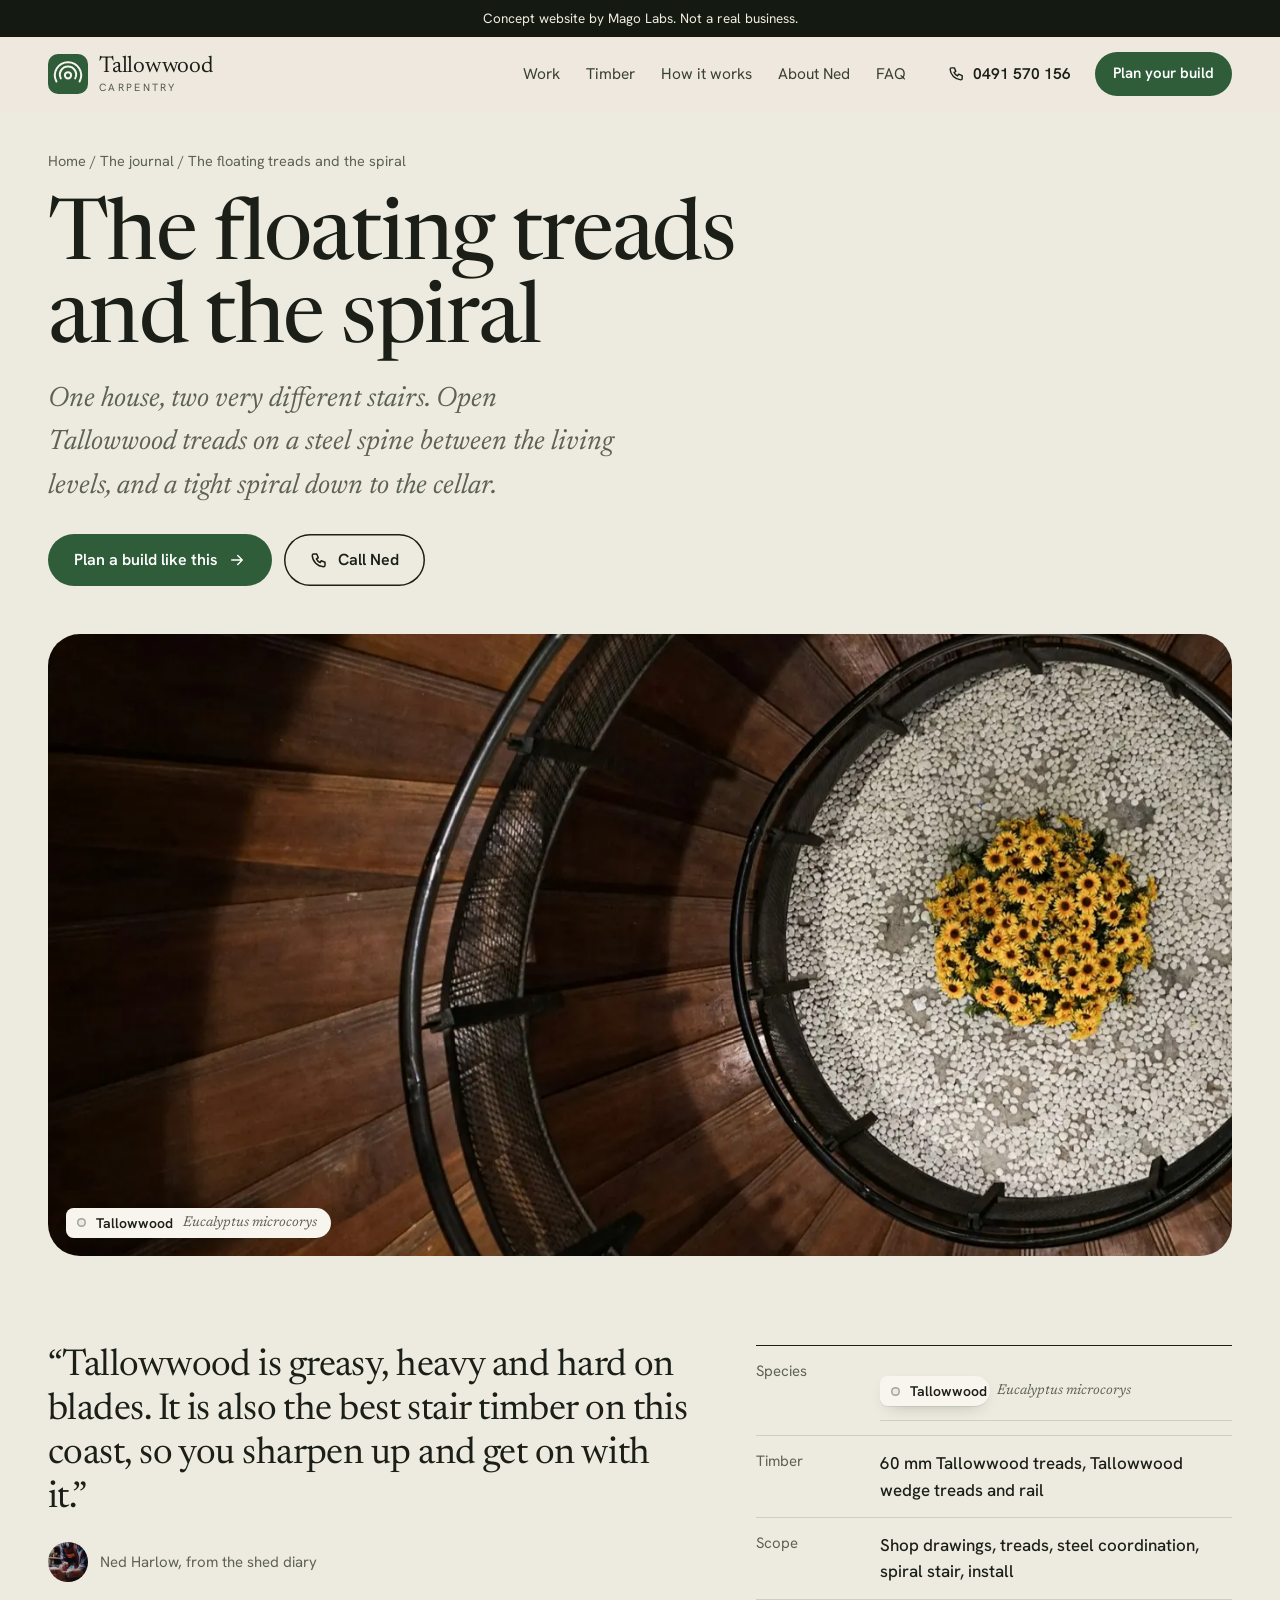
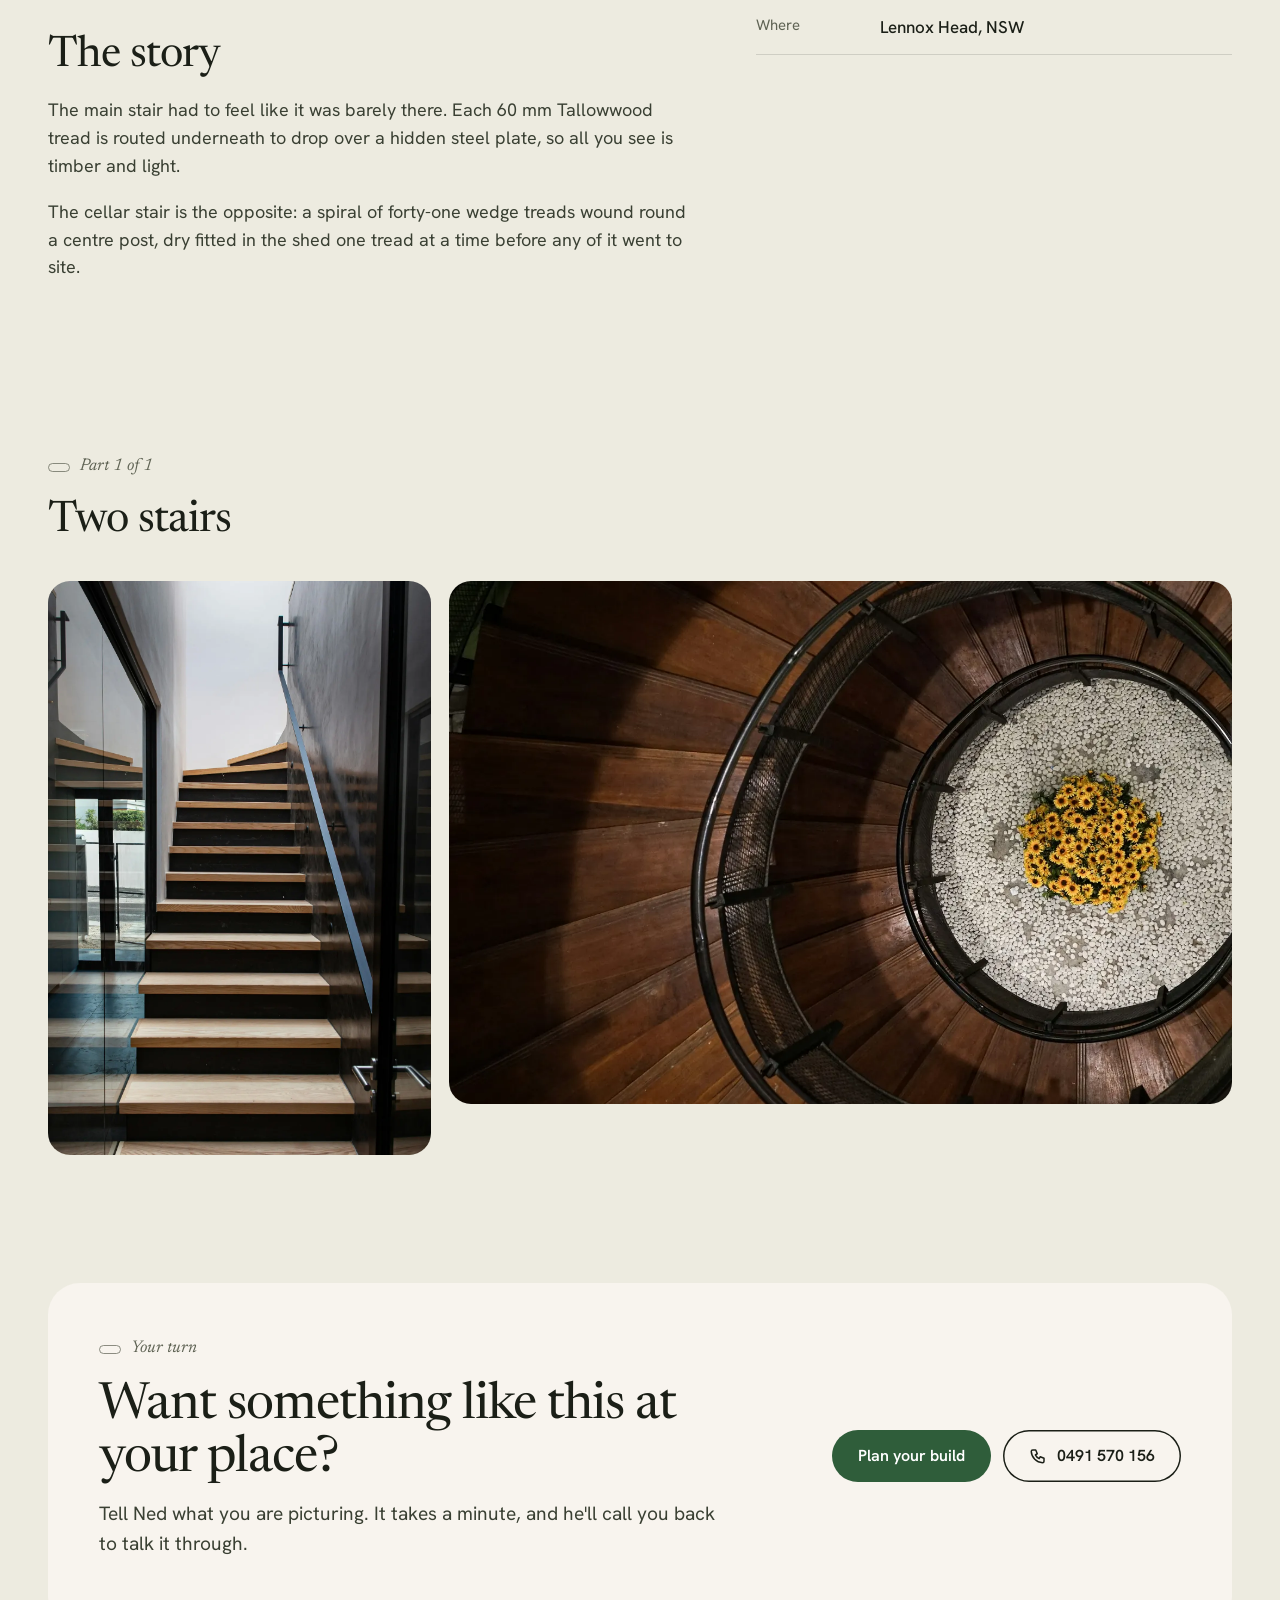
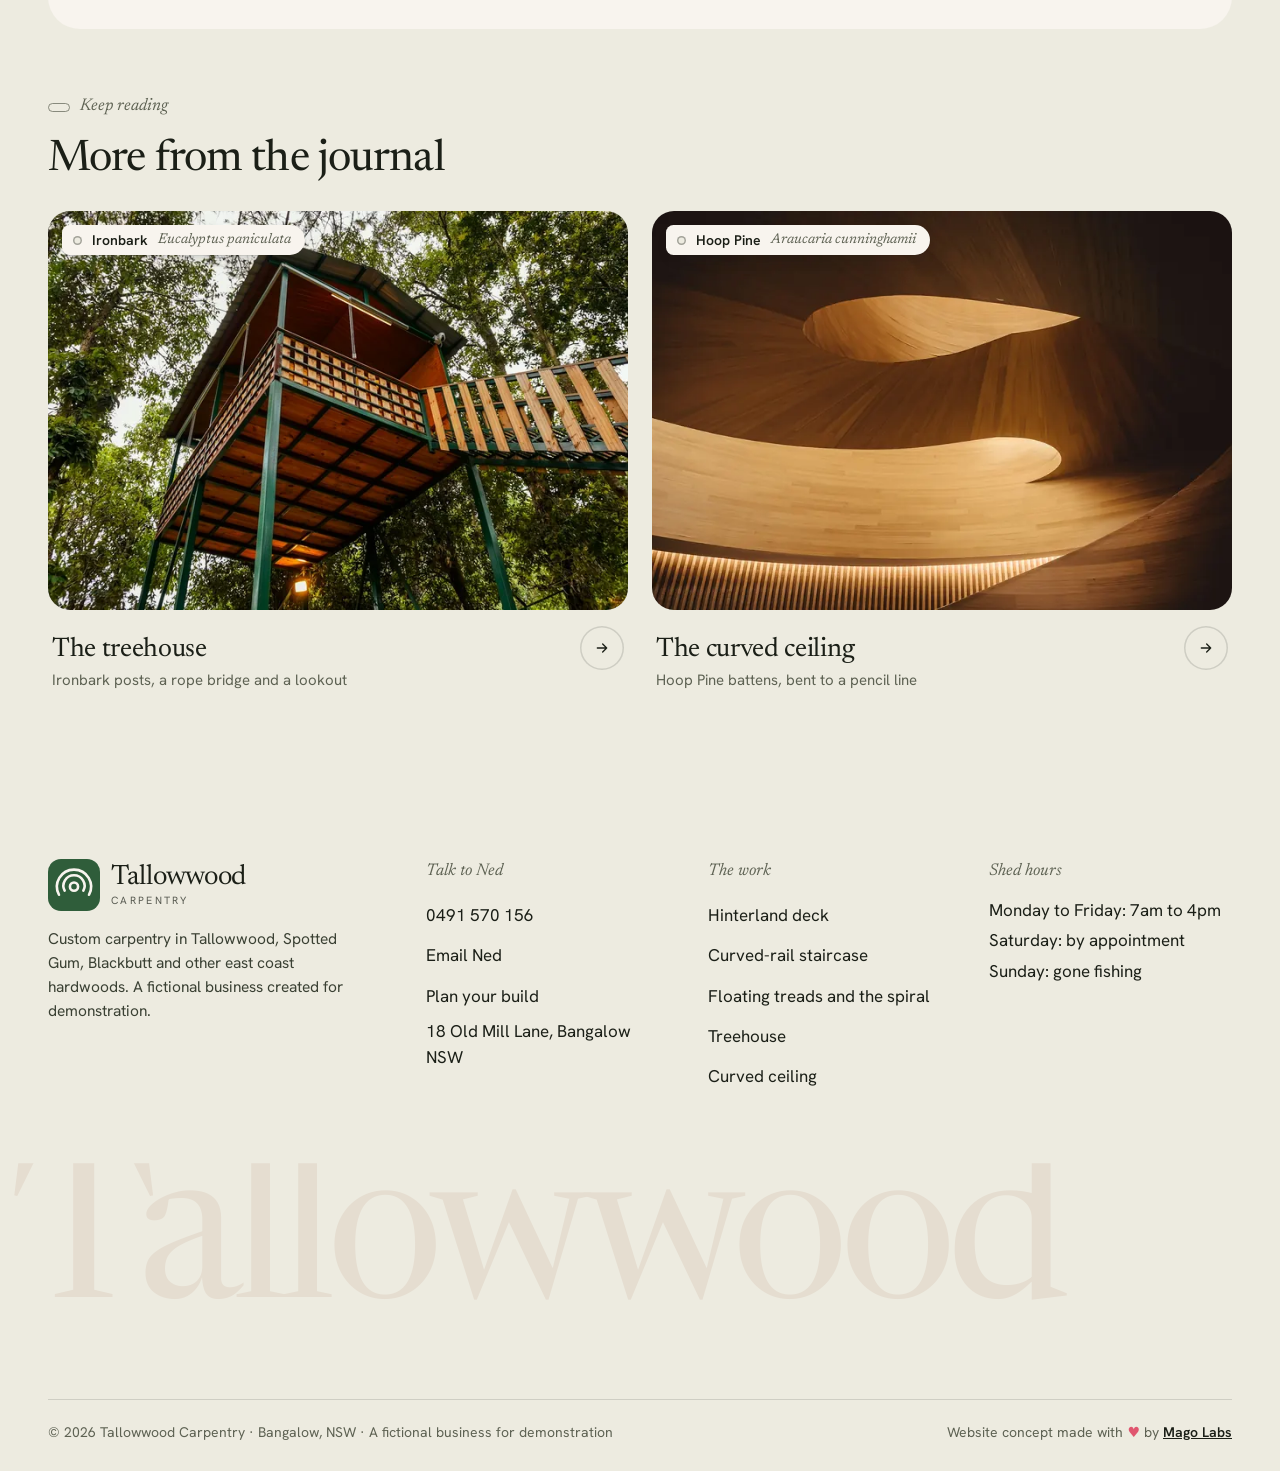
<file: projects/floating-treads-and-spiral.html>
<!doctype html>
<html lang="en-AU">
<head>
<meta charset="utf-8">
<meta name="viewport" content="width=device-width,initial-scale=1,viewport-fit=cover">
<title>The floating treads and the spiral | Tallowwood Carpentry</title>
<meta name="description" content="One house, two very different stairs. Open Tallowwood treads on a steel spine between the living levels, and a tight spiral down to the cellar. A fictional business. Concept website by Mago Labs.">
<meta name="robots" content="noindex, nofollow">
<meta property="og:type" content="website">
<meta property="og:title" content="The floating treads and the spiral | Tallowwood Carpentry">
<meta property="og:description" content="One house, two very different stairs. Open Tallowwood treads on a steel spine between the living levels, and a tight spiral down to the cellar. A fictional business. Concept website by Mago Labs.">
<meta property="og:image" content="../img/og.webp">
<meta name="twitter:card" content="summary_large_image">
<meta name="theme-color" content="#EDEBE0">
<link rel="icon" href="../favicon.svg" type="image/svg+xml">
<link rel="preload" href="../fonts/newsreader.woff2" as="font" type="font/woff2" crossorigin>
<link rel="preload" href="../fonts/hanken.woff2" as="font" type="font/woff2" crossorigin>
<link rel="stylesheet" href="../styles.css">
<script>document.documentElement.classList.add('js')</script>
</head>
<body data-tilt=".story,.brief-item,.ledger>div" data-ripple=".btn" data-fx3d="../js/fx3d.min.js">
<a class="sr" href="#main">Skip to content</a>
<div class="demo-bar">Concept website by Mago Labs. Not a real business.</div>
<header class="site-head">
 <div class="wrap head-in">
  <a class="brand" href="../index.html" aria-label="Tallowwood Carpentry home"><svg class="tw-mark" viewBox="0 0 64 64" aria-hidden="true"><rect width="64" height="64" rx="16" class="tw-bg"/><g fill="none" class="tw-ring" stroke-width="3.2" stroke-linecap="round"><circle cx="32" cy="34" r="5"/><path d="M20.5 39a13 13 0 1 1 23 0"/><path d="M13.5 44a21 21 0 1 1 37 0"/></g></svg><span class="tw-word">Tallowwood<small>Carpentry</small></span></a>
  <nav class="nav" id="nav" aria-label="Main">
   <a href="../index.html#work">Work</a>
   <a href="../index.html#timber">Timber</a>
   <a href="../index.html#process">How it works</a>
   <a href="../index.html#about">About Ned</a>
   <a href="../index.html#faq">FAQ</a>
  </nav>
  <button class="menu-btn" aria-expanded="false" aria-controls="nav">Menu</button>
  <div class="head-cta">
   <a class="tel" href="tel:+61491570156" aria-label="Call Ned on 0491 570 156"><svg viewBox="0 0 24 24" fill="none" stroke="currentColor" stroke-width="2" stroke-linecap="round" stroke-linejoin="round" aria-hidden="true"><path d="M5 4h4l2 5-2.5 1.5a11 11 0 0 0 5 5L15 13l5 2v4a2 2 0 0 1-2 2A16 16 0 0 1 3 6a2 2 0 0 1 2-2"/></svg><span>0491 570 156</span></a>
   <a class="btn sm" href="../index.html#plan">Plan your build</a>
  </div>
 </div>
</header>
<main id="main">

<div class="wrap">
 <nav class="crumbs" aria-label="Breadcrumb"><a href="../index.html">Home</a> / <a href="../index.html#work">The journal</a> / <span aria-current="page">The floating treads and the spiral</span></nav>
 <section class="p-hero">
  <h1>The floating treads and the spiral</h1>
  <p class="sub">One house, two very different stairs. Open Tallowwood treads on a steel spine between the living levels, and a tight spiral down to the cellar.</p>
  <div class="hero-actions"><a class="btn" href="../index.html?build=stairs#plan">Plan a build like this <svg viewBox="0 0 24 24" fill="none" stroke="currentColor" stroke-width="2" stroke-linecap="round" stroke-linejoin="round" aria-hidden="true"><path d="M5 12h14M13 6l6 6-6 6"/></svg></a><a class="btn ghost" href="tel:+61491570156"><svg viewBox="0 0 24 24" fill="none" stroke="currentColor" stroke-width="2" stroke-linecap="round" stroke-linejoin="round" aria-hidden="true"><path d="M5 4h4l2 5-2.5 1.5a11 11 0 0 0 5 5L15 13l5 2v4a2 2 0 0 1-2 2A16 16 0 0 1 3 6a2 2 0 0 1 2-2"/></svg>Call Ned</a></div>
  <div class="p-cover"><img src="../img/spiral.webp" srcset="../thumbs/spiral.webp 760w, ../img/spiral.webp 1440w" sizes="100vw" width="1440" height="1800" alt="The floating treads and the spiral, finished" fetchpriority="high" data-par="0.04"><div class="tags"><span class="tag"><b>Tallowwood</b><span class="latin">Eucalyptus microcorys</span></span></div></div>
 </section>
 <div class="p-intro">
  <div>
   <blockquote>&ldquo;Tallowwood is greasy, heavy and hard on blades. It is also the best stair timber on this coast, so you sharpen up and get on with it.&rdquo;<cite><img src="../img/shop.webp" srcset="../thumbs/shop.webp 760w, ../img/shop.webp 999w" sizes="40px" width="999" height="1333" alt="" loading="lazy" decoding="async">Ned Harlow, from the shed diary</cite></blockquote>
   <div class="p-copy" style="margin-top:clamp(36px,4vw,56px)"><h2>The story</h2><p>The main stair had to feel like it was barely there. Each 60 mm Tallowwood tread is routed underneath to drop over a hidden steel plate, so all you see is timber and light.</p><p>The cellar stair is the opposite: a spiral of forty-one wedge treads wound round a centre post, dry fitted in the shed one tread at a time before any of it went to site.</p></div>
  </div>
  <div><dl class="spec"><div><dt>Species</dt><dd><div class="tags" style="margin-top:2px"><span class="tag"><b>Tallowwood</b><span class="latin">Eucalyptus microcorys</span></span></div></dd></div><div><dt>Timber</dt><dd>60 mm Tallowwood treads, Tallowwood wedge treads and rail</dd></div><div><dt>Scope</dt><dd>Shop drawings, treads, steel coordination, spiral stair, install</dd></div><div><dt>Where</dt><dd>Lennox Head, NSW</dd></div></dl></div>
 </div>
 <section class="chapter" aria-labelledby="ch0">
 <div class="chapter-head"><div><div class="label">Part 1 of 1</div><h2 id="ch0" style="font-size:clamp(30px,3.4vw,46px)">Two stairs</h2></div><span></span></div>
 <div class="gal" data-lb><button data-full="../img/stairglass.webp" class="g-t" aria-label="Open photo: Open timber treads rising between dark walls and glass"><img src="../img/stairglass.webp" srcset="../thumbs/stairglass.webp 760w, ../img/stairglass.webp 1440w" sizes="(max-width: 900px) 50vw, 66vw" width="1440" height="1920" alt="Open timber treads rising between dark walls and glass" loading="lazy" decoding="async"></button><button data-full="../img/spiral.webp" class="g-w" aria-label="Open photo: Looking down the well of a timber spiral staircase"><img src="../img/spiral.webp" srcset="../thumbs/spiral.webp 760w, ../img/spiral.webp 1440w" sizes="(max-width: 900px) 50vw, 66vw" width="1440" height="1800" alt="Looking down the well of a timber spiral staircase" loading="lazy" decoding="async"></button></div>
</section>
 <section class="chapter">
  <div class="p-cta" data-rv>
   <div><div class="label">Your turn</div><h2>Want something like this at your place?</h2><p class="lede" style="margin-top:14px">Tell Ned what you are picturing. It takes a minute, and he'll call you back to talk it through.</p></div>
   <div class="acts"><a class="btn" href="../index.html?build=stairs#plan">Plan your build</a><a class="btn ghost" href="tel:+61491570156"><svg viewBox="0 0 24 24" fill="none" stroke="currentColor" stroke-width="2" stroke-linecap="round" stroke-linejoin="round" aria-hidden="true"><path d="M5 4h4l2 5-2.5 1.5a11 11 0 0 0 5 5L15 13l5 2v4a2 2 0 0 1-2 2A16 16 0 0 1 3 6a2 2 0 0 1 2-2"/></svg>0491 570 156</a></div>
  </div>
 </section>
 <section class="chapter" aria-labelledby="more-h" style="padding-top:0">
  <div class="label">Keep reading</div><h2 id="more-h" style="font-size:clamp(30px,3.4vw,46px);margin-bottom:28px">More from the journal</h2>
  <div class="next"><a class="story " href="../projects/the-treehouse.html" data-rv>
 <div class="ph"><span class="tag"><b>Ironbark</b><span class="latin">Eucalyptus paniculata</span></span><img src="../img/treehouse.webp" srcset="../thumbs/treehouse.webp 760w, ../img/treehouse.webp 1440w" sizes="(max-width: 900px) 100vw, 50vw" width="1440" height="865" alt="The treehouse" loading="lazy" decoding="async"></div>
 <div class="meta"><div><h3>The treehouse</h3><p>Ironbark posts, a rope bridge and a lookout</p></div><span class="go" aria-hidden="true"><svg viewBox="0 0 24 24" fill="none" stroke="currentColor" stroke-width="2" stroke-linecap="round" stroke-linejoin="round" aria-hidden="true"><path d="M5 12h14M13 6l6 6-6 6"/></svg></span></div>
</a><a class="story " href="../projects/curved-ceiling.html" data-rv>
 <div class="ph"><span class="tag"><b>Hoop Pine</b><span class="latin">Araucaria cunninghamii</span></span><img src="../img/ceiling.webp" srcset="../thumbs/ceiling.webp 760w, ../img/ceiling.webp 1440w" sizes="(max-width: 900px) 100vw, 50vw" width="1440" height="960" alt="The curved ceiling" loading="lazy" decoding="async"></div>
 <div class="meta"><div><h3>The curved ceiling</h3><p>Hoop Pine battens, bent to a pencil line</p></div><span class="go" aria-hidden="true"><svg viewBox="0 0 24 24" fill="none" stroke="currentColor" stroke-width="2" stroke-linecap="round" stroke-linejoin="round" aria-hidden="true"><path d="M5 12h14M13 6l6 6-6 6"/></svg></span></div>
</a></div>
 </section>
</div>
</main>
<footer class="foot">
 <div class="wrap">
  <div class="foot-grid">
   <div>
    <span class="brand foot-brand"><svg class="tw-mark" viewBox="0 0 64 64" aria-hidden="true"><rect width="64" height="64" rx="16" class="tw-bg"/><g fill="none" class="tw-ring" stroke-width="3.2" stroke-linecap="round"><circle cx="32" cy="34" r="5"/><path d="M20.5 39a13 13 0 1 1 23 0"/><path d="M13.5 44a21 21 0 1 1 37 0"/></g></svg><span class="tw-word">Tallowwood<small>Carpentry</small></span></span>
    <p>Custom carpentry in Tallowwood, Spotted Gum, Blackbutt and other east coast hardwoods. A fictional business created for demonstration.</p>
   </div>
   <div><h4>Talk to Ned</h4><ul>
    <li><a href="tel:+61491570156">0491 570 156</a></li>
    <li><a href="mailto:hello@tallowwoodcarpentry.example">Email Ned</a></li>
    <li><a href="../index.html#plan">Plan your build</a></li>
    <li>18 Old Mill Lane, Bangalow NSW</li>
   </ul></div>
   <div><h4>The work</h4><ul><li><a href="../projects/hinterland-deck.html">Hinterland deck</a></li><li><a href="../projects/curved-rail-staircase.html">Curved-rail staircase</a></li><li><a href="../projects/floating-treads-and-spiral.html">Floating treads and the spiral</a></li><li><a href="../projects/the-treehouse.html">Treehouse</a></li><li><a href="../projects/curved-ceiling.html">Curved ceiling</a></li></ul></div>
   <div><h4>Shed hours</h4><ul><li>Monday to Friday: 7am to 4pm</li><li>Saturday: by appointment</li><li>Sunday: gone fishing</li></ul></div>
  </div>
  <div class="giant" data-par="-0.04" aria-hidden="true">Tallowwood</div>
  <div class="foot-base">
   <span>&copy; 2026 Tallowwood Carpentry &middot; Bangalow, NSW &middot; A fictional business for demonstration</span>
   <span>Website concept made with <span class="heart">&hearts;</span> by <a href="https://magolabs.in" target="_blank" rel="noopener">Mago Labs</a></span>
  </div>
 </div>
</footer>
<div class="dock" aria-label="Quick contact">
 <a href="tel:+61491570156"><svg viewBox="0 0 24 24" fill="none" stroke="currentColor" stroke-width="2" stroke-linecap="round" stroke-linejoin="round" aria-hidden="true"><path d="M5 4h4l2 5-2.5 1.5a11 11 0 0 0 5 5L15 13l5 2v4a2 2 0 0 1-2 2A16 16 0 0 1 3 6a2 2 0 0 1 2-2"/></svg>Call Ned</a>
 <a href="../index.html#plan">Plan your build</a>
</div>
<script src="../site.js" defer></script>
<script src="../js/motion.js" defer></script>
</body>
</html>
</file>
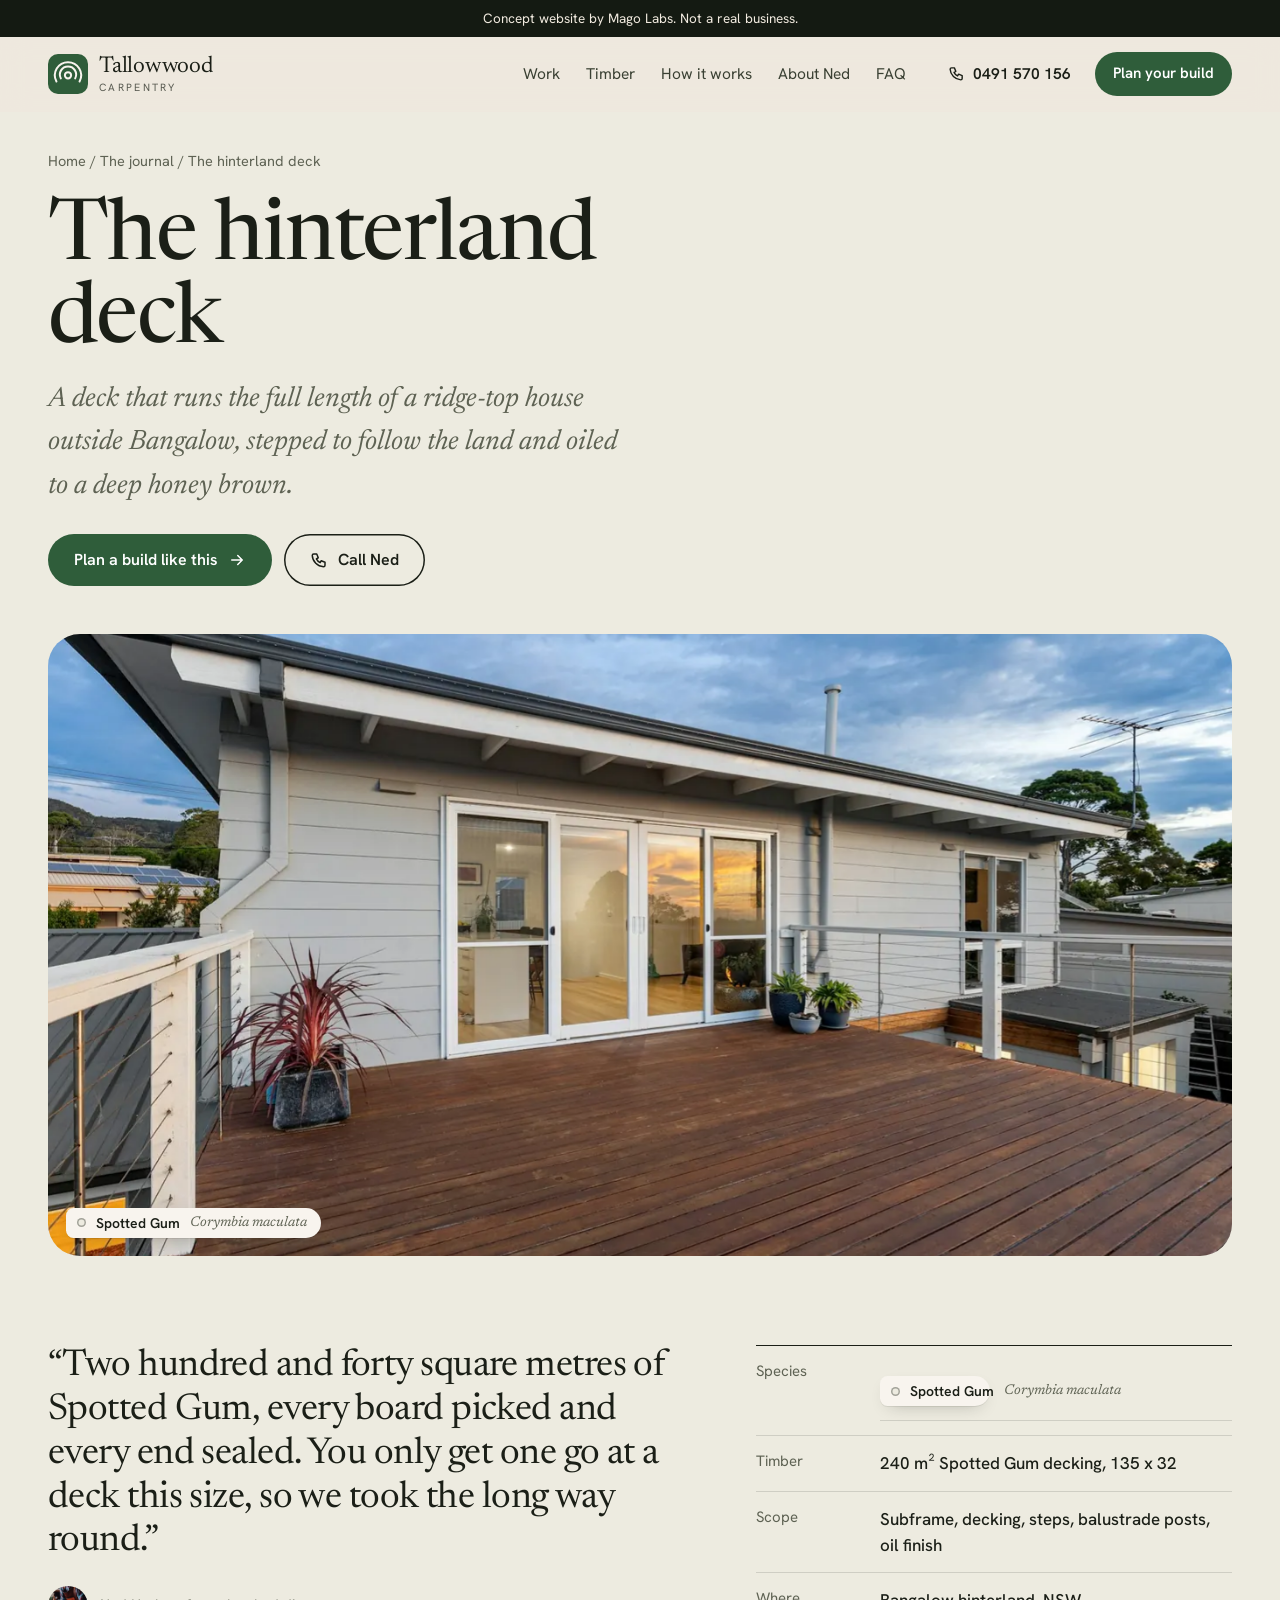
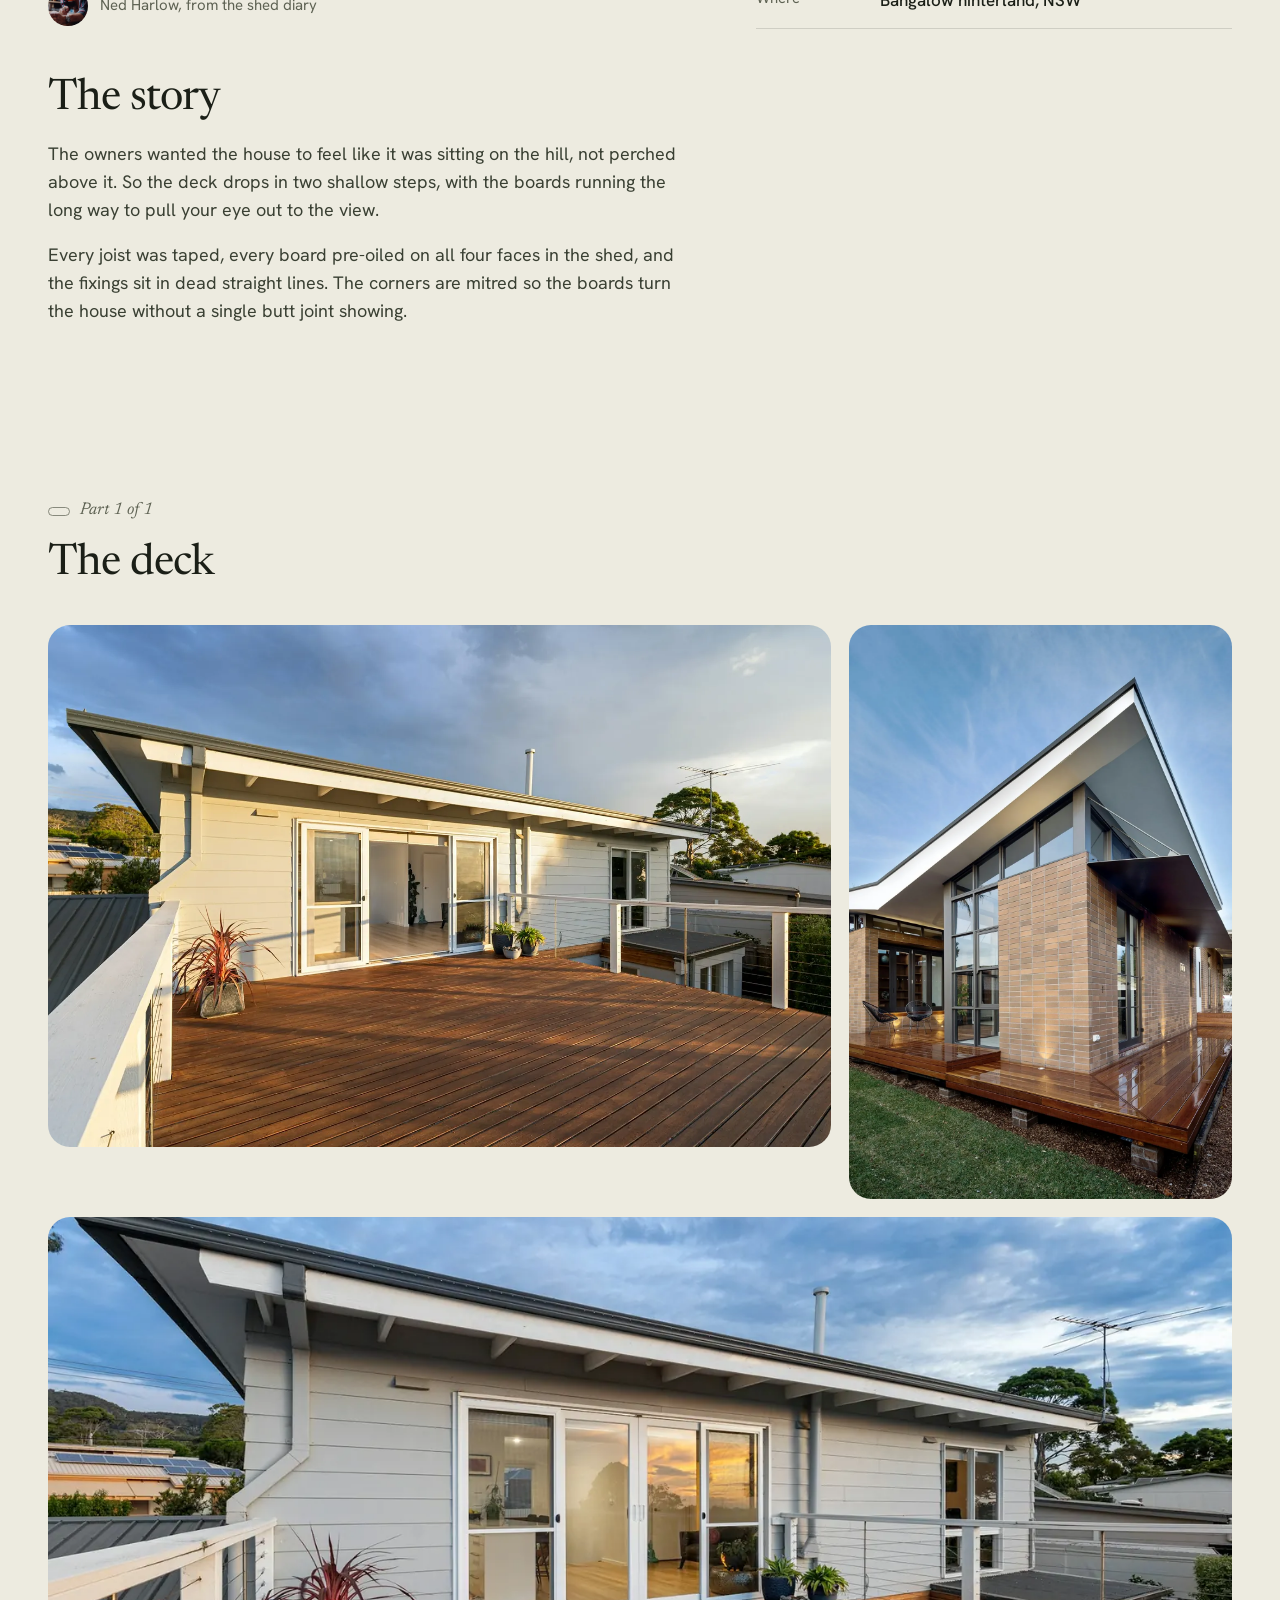
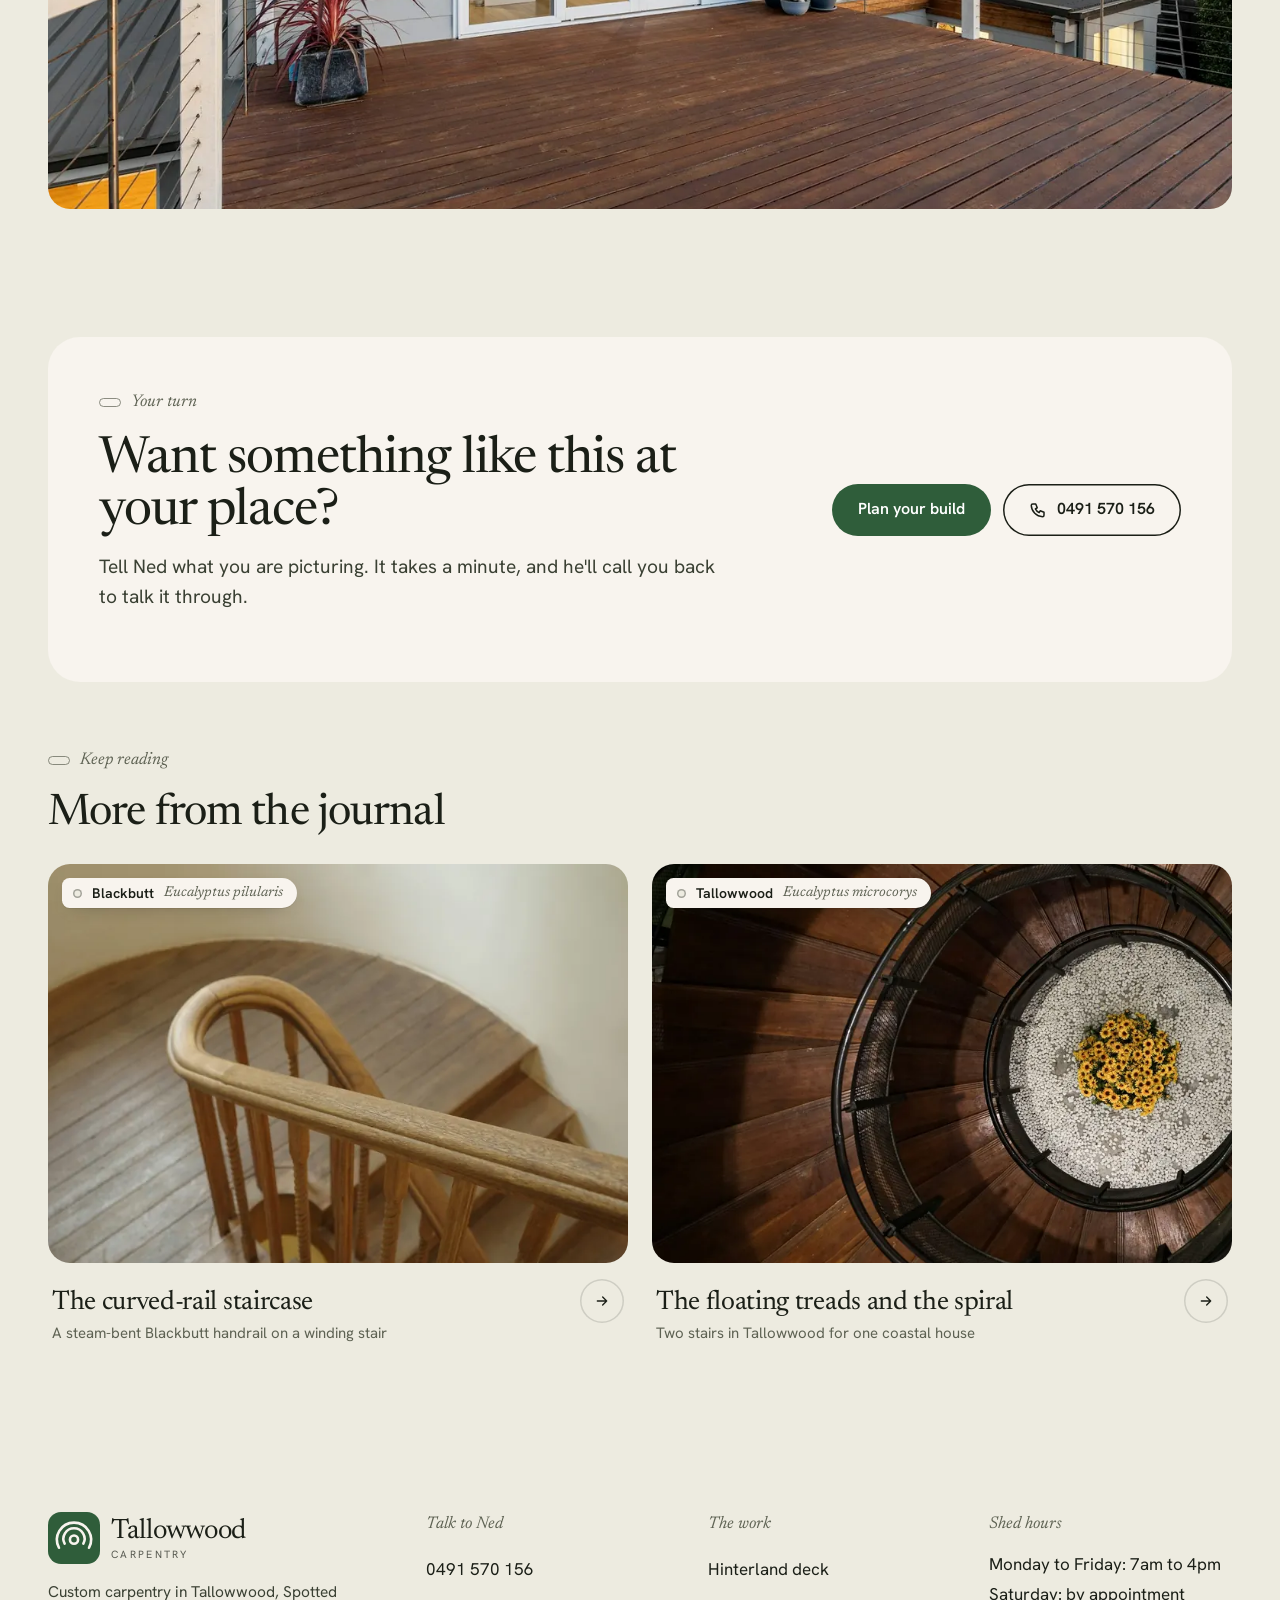
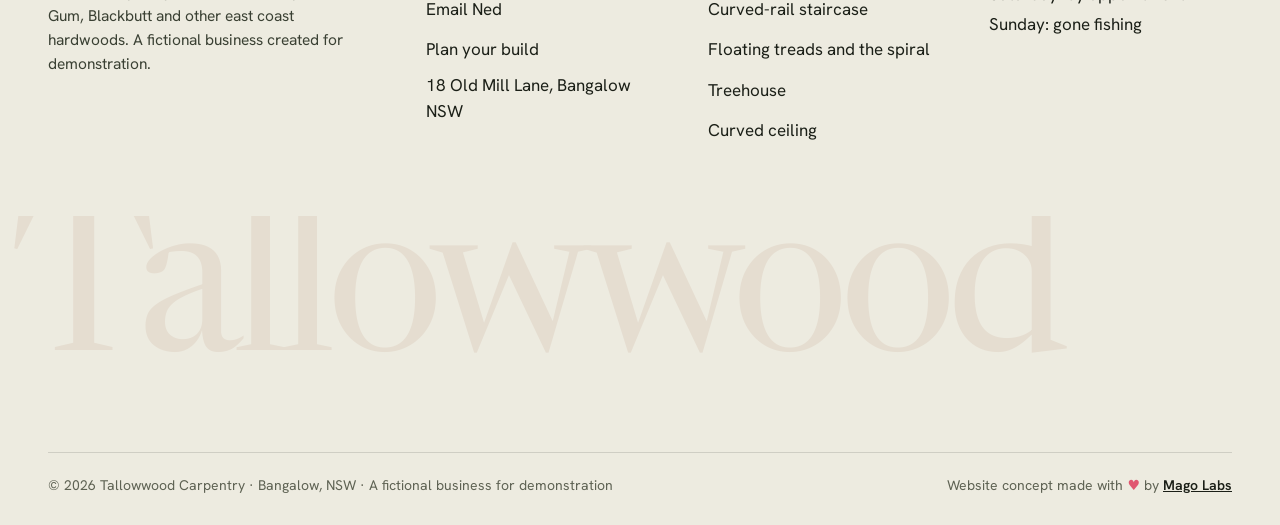
<file: projects/hinterland-deck.html>
<!doctype html>
<html lang="en-AU">
<head>
<meta charset="utf-8">
<meta name="viewport" content="width=device-width,initial-scale=1,viewport-fit=cover">
<title>The hinterland deck | Tallowwood Carpentry</title>
<meta name="description" content="A deck that runs the full length of a ridge-top house outside Bangalow, stepped to follow the land and oiled to a deep honey brown. A fictional business. Concept website by Mago Labs.">
<meta name="robots" content="noindex, nofollow">
<meta property="og:type" content="website">
<meta property="og:title" content="The hinterland deck | Tallowwood Carpentry">
<meta property="og:description" content="A deck that runs the full length of a ridge-top house outside Bangalow, stepped to follow the land and oiled to a deep honey brown. A fictional business. Concept website by Mago Labs.">
<meta property="og:image" content="../img/og.webp">
<meta name="twitter:card" content="summary_large_image">
<meta name="theme-color" content="#EDEBE0">
<link rel="icon" href="../favicon.svg" type="image/svg+xml">
<link rel="preload" href="../fonts/newsreader.woff2" as="font" type="font/woff2" crossorigin>
<link rel="preload" href="../fonts/hanken.woff2" as="font" type="font/woff2" crossorigin>
<link rel="stylesheet" href="../styles.css">
<script>document.documentElement.classList.add('js')</script>
</head>
<body data-tilt=".story,.brief-item,.ledger>div" data-ripple=".btn" data-fx3d="../js/fx3d.min.js">
<a class="sr" href="#main">Skip to content</a>
<div class="demo-bar">Concept website by Mago Labs. Not a real business.</div>
<header class="site-head">
 <div class="wrap head-in">
  <a class="brand" href="../index.html" aria-label="Tallowwood Carpentry home"><svg class="tw-mark" viewBox="0 0 64 64" aria-hidden="true"><rect width="64" height="64" rx="16" class="tw-bg"/><g fill="none" class="tw-ring" stroke-width="3.2" stroke-linecap="round"><circle cx="32" cy="34" r="5"/><path d="M20.5 39a13 13 0 1 1 23 0"/><path d="M13.5 44a21 21 0 1 1 37 0"/></g></svg><span class="tw-word">Tallowwood<small>Carpentry</small></span></a>
  <nav class="nav" id="nav" aria-label="Main">
   <a href="../index.html#work">Work</a>
   <a href="../index.html#timber">Timber</a>
   <a href="../index.html#process">How it works</a>
   <a href="../index.html#about">About Ned</a>
   <a href="../index.html#faq">FAQ</a>
  </nav>
  <button class="menu-btn" aria-expanded="false" aria-controls="nav">Menu</button>
  <div class="head-cta">
   <a class="tel" href="tel:+61491570156" aria-label="Call Ned on 0491 570 156"><svg viewBox="0 0 24 24" fill="none" stroke="currentColor" stroke-width="2" stroke-linecap="round" stroke-linejoin="round" aria-hidden="true"><path d="M5 4h4l2 5-2.5 1.5a11 11 0 0 0 5 5L15 13l5 2v4a2 2 0 0 1-2 2A16 16 0 0 1 3 6a2 2 0 0 1 2-2"/></svg><span>0491 570 156</span></a>
   <a class="btn sm" href="../index.html#plan">Plan your build</a>
  </div>
 </div>
</header>
<main id="main">

<div class="wrap">
 <nav class="crumbs" aria-label="Breadcrumb"><a href="../index.html">Home</a> / <a href="../index.html#work">The journal</a> / <span aria-current="page">The hinterland deck</span></nav>
 <section class="p-hero">
  <h1>The hinterland deck</h1>
  <p class="sub">A deck that runs the full length of a ridge-top house outside Bangalow, stepped to follow the land and oiled to a deep honey brown.</p>
  <div class="hero-actions"><a class="btn" href="../index.html?build=deck#plan">Plan a build like this <svg viewBox="0 0 24 24" fill="none" stroke="currentColor" stroke-width="2" stroke-linecap="round" stroke-linejoin="round" aria-hidden="true"><path d="M5 12h14M13 6l6 6-6 6"/></svg></a><a class="btn ghost" href="tel:+61491570156"><svg viewBox="0 0 24 24" fill="none" stroke="currentColor" stroke-width="2" stroke-linecap="round" stroke-linejoin="round" aria-hidden="true"><path d="M5 4h4l2 5-2.5 1.5a11 11 0 0 0 5 5L15 13l5 2v4a2 2 0 0 1-2 2A16 16 0 0 1 3 6a2 2 0 0 1 2-2"/></svg>Call Ned</a></div>
  <div class="p-cover"><img src="../img/deck1.webp" srcset="../thumbs/deck1.webp 760w, ../img/deck1.webp 1440w" sizes="100vw" width="1440" height="960" alt="The hinterland deck, finished" fetchpriority="high" data-par="0.04"><div class="tags"><span class="tag"><b>Spotted Gum</b><span class="latin">Corymbia maculata</span></span></div></div>
 </section>
 <div class="p-intro">
  <div>
   <blockquote>&ldquo;Two hundred and forty square metres of Spotted Gum, every board picked and every end sealed. You only get one go at a deck this size, so we took the long way round.&rdquo;<cite><img src="../img/shop.webp" srcset="../thumbs/shop.webp 760w, ../img/shop.webp 999w" sizes="40px" width="999" height="1333" alt="" loading="lazy" decoding="async">Ned Harlow, from the shed diary</cite></blockquote>
   <div class="p-copy" style="margin-top:clamp(36px,4vw,56px)"><h2>The story</h2><p>The owners wanted the house to feel like it was sitting on the hill, not perched above it. So the deck drops in two shallow steps, with the boards running the long way to pull your eye out to the view.</p><p>Every joist was taped, every board pre-oiled on all four faces in the shed, and the fixings sit in dead straight lines. The corners are mitred so the boards turn the house without a single butt joint showing.</p></div>
  </div>
  <div><dl class="spec"><div><dt>Species</dt><dd><div class="tags" style="margin-top:2px"><span class="tag"><b>Spotted Gum</b><span class="latin">Corymbia maculata</span></span></div></dd></div><div><dt>Timber</dt><dd>240 m² Spotted Gum decking, 135 x 32</dd></div><div><dt>Scope</dt><dd>Subframe, decking, steps, balustrade posts, oil finish</dd></div><div><dt>Where</dt><dd>Bangalow hinterland, NSW</dd></div></dl></div>
 </div>
 <section class="chapter" aria-labelledby="ch0">
 <div class="chapter-head"><div><div class="label">Part 1 of 1</div><h2 id="ch0" style="font-size:clamp(30px,3.4vw,46px)">The deck</h2></div><span></span></div>
 <div class="gal" data-lb><button data-full="../img/deck2.webp" class="g-w" aria-label="Open photo: Spotted Gum deck wrapping a white weatherboard home"><img src="../img/deck2.webp" srcset="../thumbs/deck2.webp 760w, ../img/deck2.webp 1440w" sizes="(max-width: 900px) 50vw, 66vw" width="1440" height="960" alt="Spotted Gum deck wrapping a white weatherboard home" loading="lazy" decoding="async"></button><button data-full="../img/house.webp" class="g-t" aria-label="Open photo: Timber deck running along a modern pitched-roof house"><img src="../img/house.webp" srcset="../thumbs/house.webp 760w, ../img/house.webp 1440w" sizes="(max-width: 900px) 50vw, 66vw" width="1440" height="1800" alt="Timber deck running along a modern pitched-roof house" loading="lazy" decoding="async"></button><button data-full="../img/deck1.webp" class="g-f" aria-label="Open photo: Wide hardwood deck in front of a weatherboard house at dusk"><img src="../img/deck1.webp" srcset="../thumbs/deck1.webp 760w, ../img/deck1.webp 1440w" sizes="(max-width: 900px) 50vw, 66vw" width="1440" height="960" alt="Wide hardwood deck in front of a weatherboard house at dusk" loading="lazy" decoding="async"></button></div>
</section>
 <section class="chapter">
  <div class="p-cta" data-rv>
   <div><div class="label">Your turn</div><h2>Want something like this at your place?</h2><p class="lede" style="margin-top:14px">Tell Ned what you are picturing. It takes a minute, and he'll call you back to talk it through.</p></div>
   <div class="acts"><a class="btn" href="../index.html?build=deck#plan">Plan your build</a><a class="btn ghost" href="tel:+61491570156"><svg viewBox="0 0 24 24" fill="none" stroke="currentColor" stroke-width="2" stroke-linecap="round" stroke-linejoin="round" aria-hidden="true"><path d="M5 4h4l2 5-2.5 1.5a11 11 0 0 0 5 5L15 13l5 2v4a2 2 0 0 1-2 2A16 16 0 0 1 3 6a2 2 0 0 1 2-2"/></svg>0491 570 156</a></div>
  </div>
 </section>
 <section class="chapter" aria-labelledby="more-h" style="padding-top:0">
  <div class="label">Keep reading</div><h2 id="more-h" style="font-size:clamp(30px,3.4vw,46px);margin-bottom:28px">More from the journal</h2>
  <div class="next"><a class="story " href="../projects/curved-rail-staircase.html" data-rv>
 <div class="ph"><span class="tag"><b>Blackbutt</b><span class="latin">Eucalyptus pilularis</span></span><img src="../img/stair1.webp" srcset="../thumbs/stair1.webp 760w, ../img/stair1.webp 1440w" sizes="(max-width: 900px) 100vw, 50vw" width="1440" height="960" alt="The curved-rail staircase" loading="lazy" decoding="async"></div>
 <div class="meta"><div><h3>The curved-rail staircase</h3><p>A steam-bent Blackbutt handrail on a winding stair</p></div><span class="go" aria-hidden="true"><svg viewBox="0 0 24 24" fill="none" stroke="currentColor" stroke-width="2" stroke-linecap="round" stroke-linejoin="round" aria-hidden="true"><path d="M5 12h14M13 6l6 6-6 6"/></svg></span></div>
</a><a class="story " href="../projects/floating-treads-and-spiral.html" data-rv>
 <div class="ph"><span class="tag"><b>Tallowwood</b><span class="latin">Eucalyptus microcorys</span></span><img src="../img/spiral.webp" srcset="../thumbs/spiral.webp 760w, ../img/spiral.webp 1440w" sizes="(max-width: 900px) 100vw, 50vw" width="1440" height="1800" alt="The floating treads and the spiral" loading="lazy" decoding="async"></div>
 <div class="meta"><div><h3>The floating treads and the spiral</h3><p>Two stairs in Tallowwood for one coastal house</p></div><span class="go" aria-hidden="true"><svg viewBox="0 0 24 24" fill="none" stroke="currentColor" stroke-width="2" stroke-linecap="round" stroke-linejoin="round" aria-hidden="true"><path d="M5 12h14M13 6l6 6-6 6"/></svg></span></div>
</a></div>
 </section>
</div>
</main>
<footer class="foot">
 <div class="wrap">
  <div class="foot-grid">
   <div>
    <span class="brand foot-brand"><svg class="tw-mark" viewBox="0 0 64 64" aria-hidden="true"><rect width="64" height="64" rx="16" class="tw-bg"/><g fill="none" class="tw-ring" stroke-width="3.2" stroke-linecap="round"><circle cx="32" cy="34" r="5"/><path d="M20.5 39a13 13 0 1 1 23 0"/><path d="M13.5 44a21 21 0 1 1 37 0"/></g></svg><span class="tw-word">Tallowwood<small>Carpentry</small></span></span>
    <p>Custom carpentry in Tallowwood, Spotted Gum, Blackbutt and other east coast hardwoods. A fictional business created for demonstration.</p>
   </div>
   <div><h4>Talk to Ned</h4><ul>
    <li><a href="tel:+61491570156">0491 570 156</a></li>
    <li><a href="mailto:hello@tallowwoodcarpentry.example">Email Ned</a></li>
    <li><a href="../index.html#plan">Plan your build</a></li>
    <li>18 Old Mill Lane, Bangalow NSW</li>
   </ul></div>
   <div><h4>The work</h4><ul><li><a href="../projects/hinterland-deck.html">Hinterland deck</a></li><li><a href="../projects/curved-rail-staircase.html">Curved-rail staircase</a></li><li><a href="../projects/floating-treads-and-spiral.html">Floating treads and the spiral</a></li><li><a href="../projects/the-treehouse.html">Treehouse</a></li><li><a href="../projects/curved-ceiling.html">Curved ceiling</a></li></ul></div>
   <div><h4>Shed hours</h4><ul><li>Monday to Friday: 7am to 4pm</li><li>Saturday: by appointment</li><li>Sunday: gone fishing</li></ul></div>
  </div>
  <div class="giant" data-par="-0.04" aria-hidden="true">Tallowwood</div>
  <div class="foot-base">
   <span>&copy; 2026 Tallowwood Carpentry &middot; Bangalow, NSW &middot; A fictional business for demonstration</span>
   <span>Website concept made with <span class="heart">&hearts;</span> by <a href="https://magolabs.in" target="_blank" rel="noopener">Mago Labs</a></span>
  </div>
 </div>
</footer>
<div class="dock" aria-label="Quick contact">
 <a href="tel:+61491570156"><svg viewBox="0 0 24 24" fill="none" stroke="currentColor" stroke-width="2" stroke-linecap="round" stroke-linejoin="round" aria-hidden="true"><path d="M5 4h4l2 5-2.5 1.5a11 11 0 0 0 5 5L15 13l5 2v4a2 2 0 0 1-2 2A16 16 0 0 1 3 6a2 2 0 0 1 2-2"/></svg>Call Ned</a>
 <a href="../index.html#plan">Plan your build</a>
</div>
<script src="../site.js" defer></script>
<script src="../js/motion.js" defer></script>
</body>
</html>
</file>
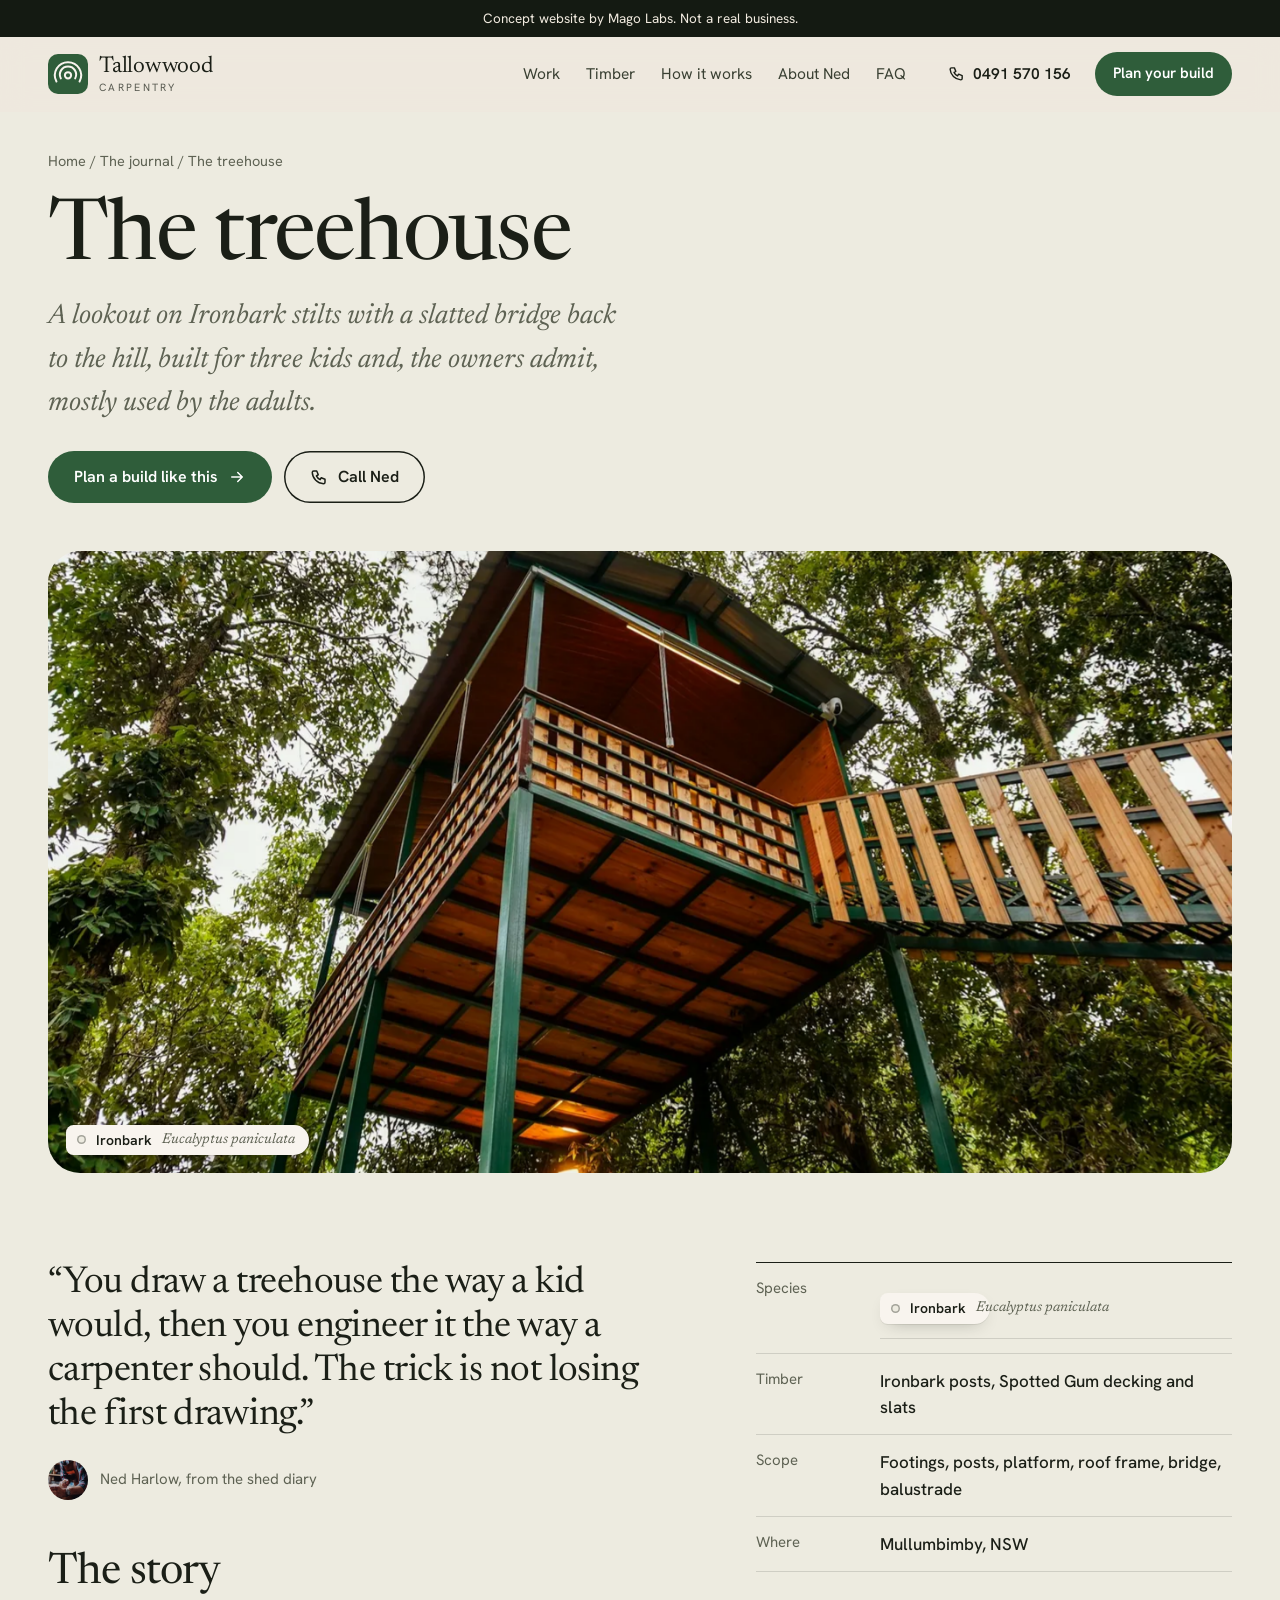
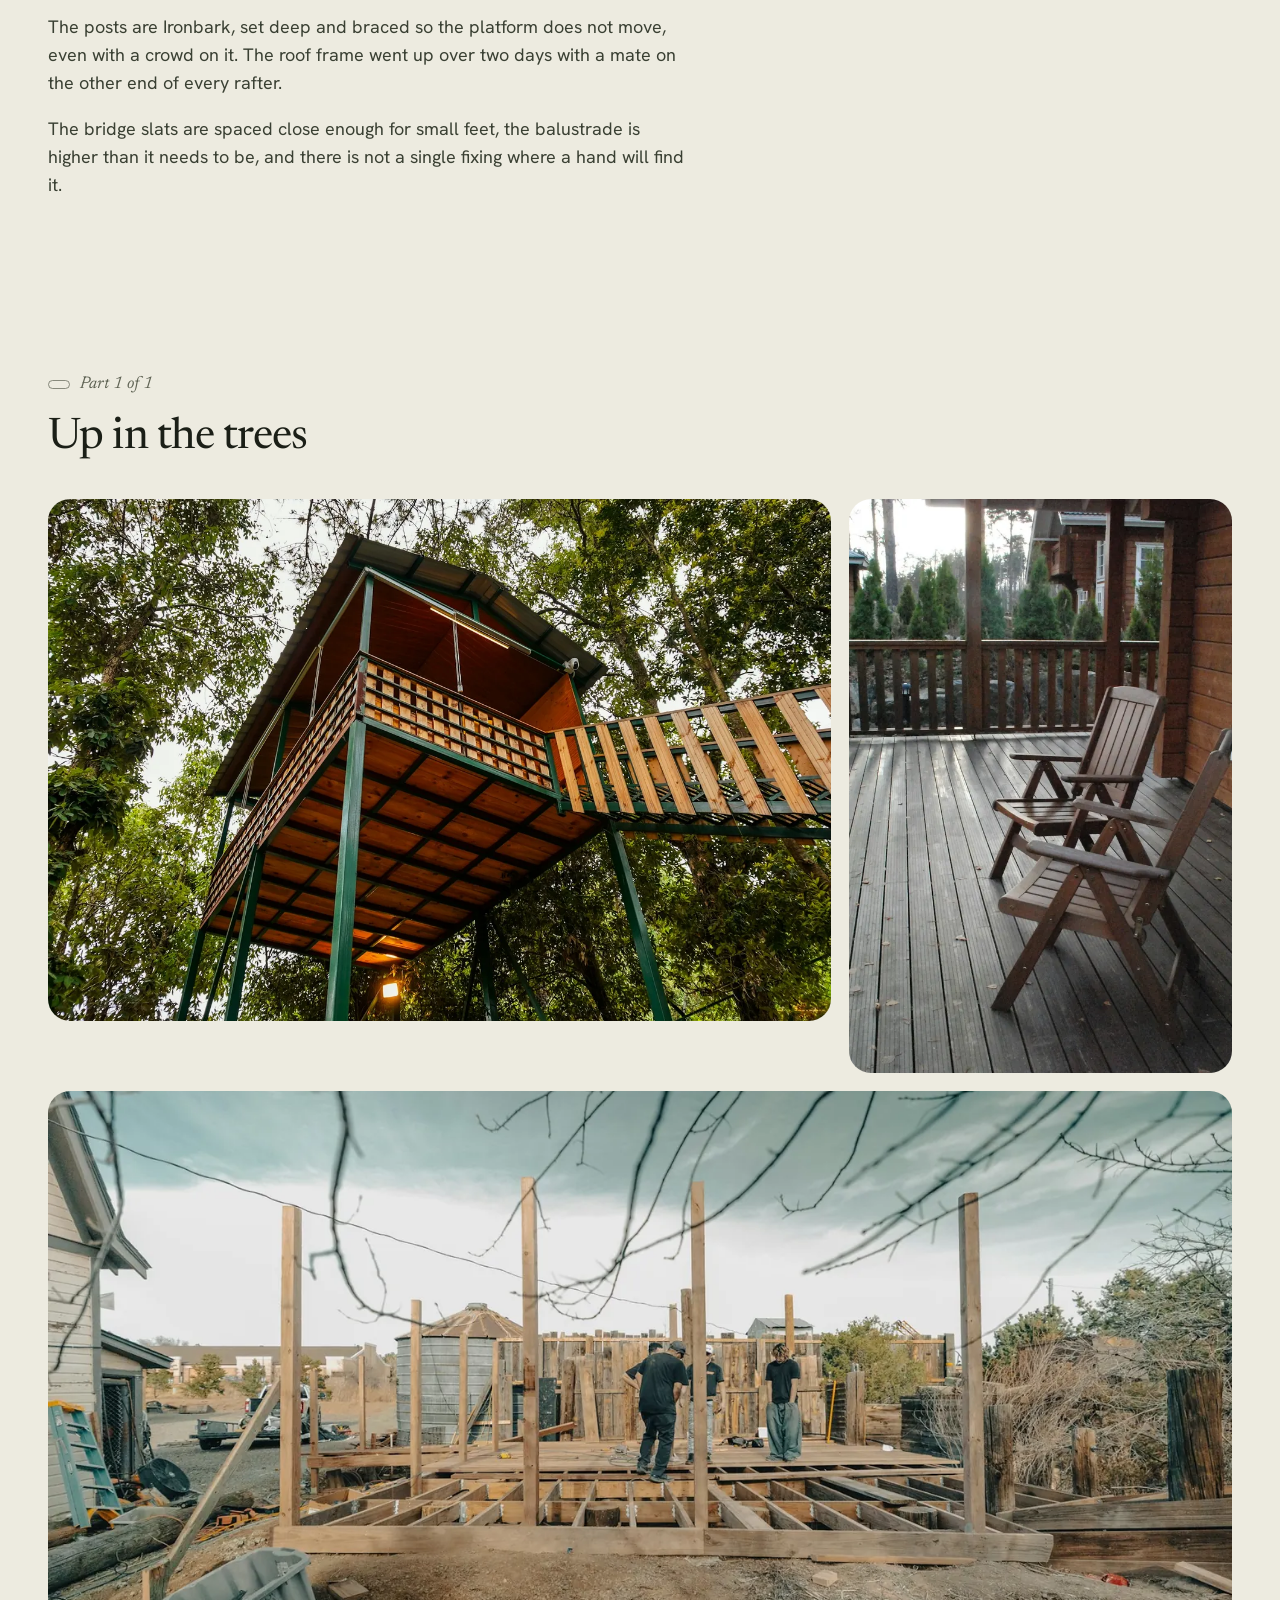
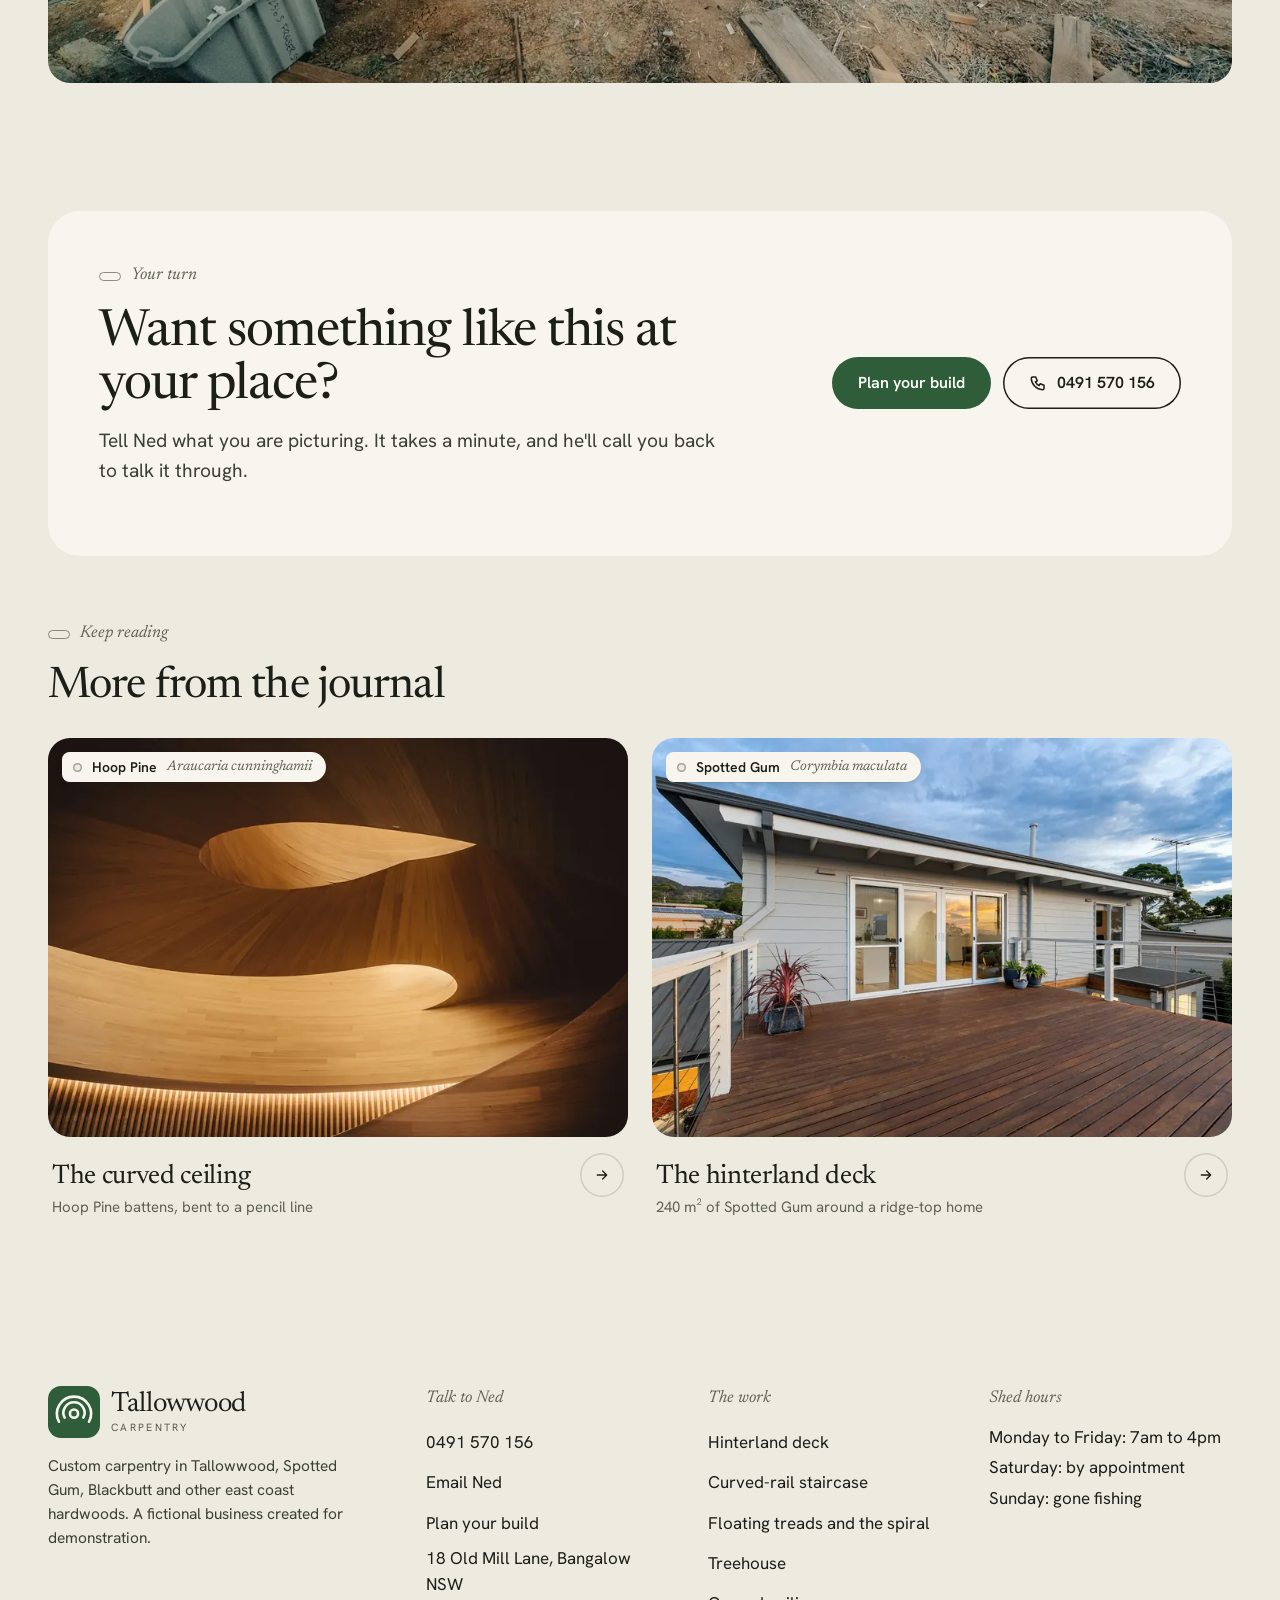
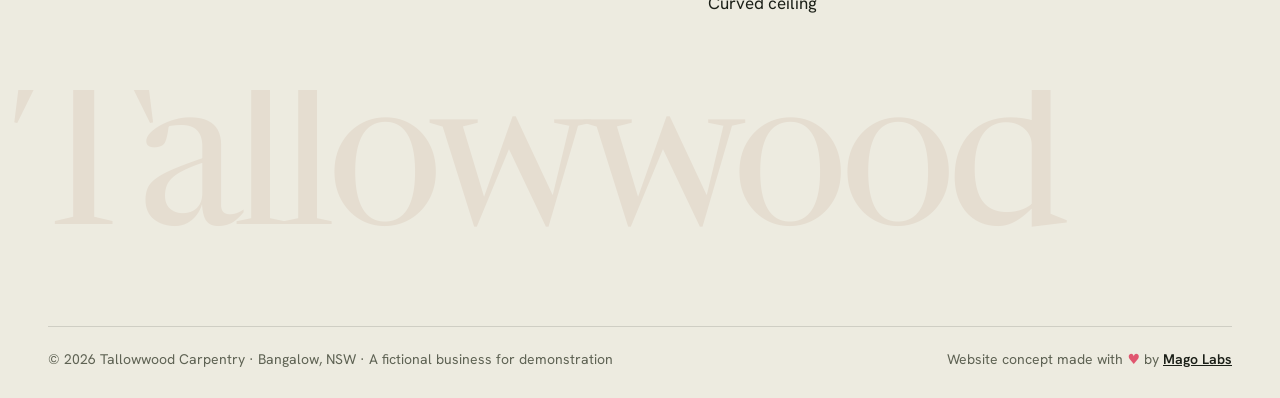
<file: projects/the-treehouse.html>
<!doctype html>
<html lang="en-AU">
<head>
<meta charset="utf-8">
<meta name="viewport" content="width=device-width,initial-scale=1,viewport-fit=cover">
<title>The treehouse | Tallowwood Carpentry</title>
<meta name="description" content="A lookout on Ironbark stilts with a slatted bridge back to the hill, built for three kids and, the owners admit, mostly used by the adults. A fictional business. Concept website by Mago Labs.">
<meta name="robots" content="noindex, nofollow">
<meta property="og:type" content="website">
<meta property="og:title" content="The treehouse | Tallowwood Carpentry">
<meta property="og:description" content="A lookout on Ironbark stilts with a slatted bridge back to the hill, built for three kids and, the owners admit, mostly used by the adults. A fictional business. Concept website by Mago Labs.">
<meta property="og:image" content="../img/og.webp">
<meta name="twitter:card" content="summary_large_image">
<meta name="theme-color" content="#EDEBE0">
<link rel="icon" href="../favicon.svg" type="image/svg+xml">
<link rel="preload" href="../fonts/newsreader.woff2" as="font" type="font/woff2" crossorigin>
<link rel="preload" href="../fonts/hanken.woff2" as="font" type="font/woff2" crossorigin>
<link rel="stylesheet" href="../styles.css">
<script>document.documentElement.classList.add('js')</script>
</head>
<body data-tilt=".story,.brief-item,.ledger>div" data-ripple=".btn" data-fx3d="../js/fx3d.min.js">
<a class="sr" href="#main">Skip to content</a>
<div class="demo-bar">Concept website by Mago Labs. Not a real business.</div>
<header class="site-head">
 <div class="wrap head-in">
  <a class="brand" href="../index.html" aria-label="Tallowwood Carpentry home"><svg class="tw-mark" viewBox="0 0 64 64" aria-hidden="true"><rect width="64" height="64" rx="16" class="tw-bg"/><g fill="none" class="tw-ring" stroke-width="3.2" stroke-linecap="round"><circle cx="32" cy="34" r="5"/><path d="M20.5 39a13 13 0 1 1 23 0"/><path d="M13.5 44a21 21 0 1 1 37 0"/></g></svg><span class="tw-word">Tallowwood<small>Carpentry</small></span></a>
  <nav class="nav" id="nav" aria-label="Main">
   <a href="../index.html#work">Work</a>
   <a href="../index.html#timber">Timber</a>
   <a href="../index.html#process">How it works</a>
   <a href="../index.html#about">About Ned</a>
   <a href="../index.html#faq">FAQ</a>
  </nav>
  <button class="menu-btn" aria-expanded="false" aria-controls="nav">Menu</button>
  <div class="head-cta">
   <a class="tel" href="tel:+61491570156" aria-label="Call Ned on 0491 570 156"><svg viewBox="0 0 24 24" fill="none" stroke="currentColor" stroke-width="2" stroke-linecap="round" stroke-linejoin="round" aria-hidden="true"><path d="M5 4h4l2 5-2.5 1.5a11 11 0 0 0 5 5L15 13l5 2v4a2 2 0 0 1-2 2A16 16 0 0 1 3 6a2 2 0 0 1 2-2"/></svg><span>0491 570 156</span></a>
   <a class="btn sm" href="../index.html#plan">Plan your build</a>
  </div>
 </div>
</header>
<main id="main">

<div class="wrap">
 <nav class="crumbs" aria-label="Breadcrumb"><a href="../index.html">Home</a> / <a href="../index.html#work">The journal</a> / <span aria-current="page">The treehouse</span></nav>
 <section class="p-hero">
  <h1>The treehouse</h1>
  <p class="sub">A lookout on Ironbark stilts with a slatted bridge back to the hill, built for three kids and, the owners admit, mostly used by the adults.</p>
  <div class="hero-actions"><a class="btn" href="../index.html?build=play#plan">Plan a build like this <svg viewBox="0 0 24 24" fill="none" stroke="currentColor" stroke-width="2" stroke-linecap="round" stroke-linejoin="round" aria-hidden="true"><path d="M5 12h14M13 6l6 6-6 6"/></svg></a><a class="btn ghost" href="tel:+61491570156"><svg viewBox="0 0 24 24" fill="none" stroke="currentColor" stroke-width="2" stroke-linecap="round" stroke-linejoin="round" aria-hidden="true"><path d="M5 4h4l2 5-2.5 1.5a11 11 0 0 0 5 5L15 13l5 2v4a2 2 0 0 1-2 2A16 16 0 0 1 3 6a2 2 0 0 1 2-2"/></svg>Call Ned</a></div>
  <div class="p-cover"><img src="../img/treehouse.webp" srcset="../thumbs/treehouse.webp 760w, ../img/treehouse.webp 1440w" sizes="100vw" width="1440" height="865" alt="The treehouse, finished" fetchpriority="high" data-par="0.04"><div class="tags"><span class="tag"><b>Ironbark</b><span class="latin">Eucalyptus paniculata</span></span></div></div>
 </section>
 <div class="p-intro">
  <div>
   <blockquote>&ldquo;You draw a treehouse the way a kid would, then you engineer it the way a carpenter should. The trick is not losing the first drawing.&rdquo;<cite><img src="../img/shop.webp" srcset="../thumbs/shop.webp 760w, ../img/shop.webp 999w" sizes="40px" width="999" height="1333" alt="" loading="lazy" decoding="async">Ned Harlow, from the shed diary</cite></blockquote>
   <div class="p-copy" style="margin-top:clamp(36px,4vw,56px)"><h2>The story</h2><p>The posts are Ironbark, set deep and braced so the platform does not move, even with a crowd on it. The roof frame went up over two days with a mate on the other end of every rafter.</p><p>The bridge slats are spaced close enough for small feet, the balustrade is higher than it needs to be, and there is not a single fixing where a hand will find it.</p></div>
  </div>
  <div><dl class="spec"><div><dt>Species</dt><dd><div class="tags" style="margin-top:2px"><span class="tag"><b>Ironbark</b><span class="latin">Eucalyptus paniculata</span></span></div></dd></div><div><dt>Timber</dt><dd>Ironbark posts, Spotted Gum decking and slats</dd></div><div><dt>Scope</dt><dd>Footings, posts, platform, roof frame, bridge, balustrade</dd></div><div><dt>Where</dt><dd>Mullumbimby, NSW</dd></div></dl></div>
 </div>
 <section class="chapter" aria-labelledby="ch0">
 <div class="chapter-head"><div><div class="label">Part 1 of 1</div><h2 id="ch0" style="font-size:clamp(30px,3.4vw,46px)">Up in the trees</h2></div><span></span></div>
 <div class="gal" data-lb><button data-full="../img/treehouse.webp" class="g-w" aria-label="Open photo: Timber treehouse on stilts with a slatted bridge among tall trees"><img src="../img/treehouse.webp" srcset="../thumbs/treehouse.webp 760w, ../img/treehouse.webp 1440w" sizes="(max-width: 900px) 50vw, 66vw" width="1440" height="865" alt="Timber treehouse on stilts with a slatted bridge among tall trees" loading="lazy" decoding="async"></button><button data-full="../img/deckchairs.webp" class="g-t" aria-label="Open photo: Two timber chairs on a hardwood deck outside a cabin"><img src="../img/deckchairs.webp" srcset="../thumbs/deckchairs.webp 760w, ../img/deckchairs.webp 1440w" sizes="(max-width: 900px) 50vw, 66vw" width="1440" height="964" alt="Two timber chairs on a hardwood deck outside a cabin" loading="lazy" decoding="async"></button><button data-full="../img/build.webp" class="g-f" aria-label="Open photo: Carpenters standing a timber post frame on site"><img src="../img/build.webp" srcset="../thumbs/build.webp 760w, ../img/build.webp 1440w" sizes="(max-width: 900px) 50vw, 66vw" width="1440" height="809" alt="Carpenters standing a timber post frame on site" loading="lazy" decoding="async"></button></div>
</section>
 <section class="chapter">
  <div class="p-cta" data-rv>
   <div><div class="label">Your turn</div><h2>Want something like this at your place?</h2><p class="lede" style="margin-top:14px">Tell Ned what you are picturing. It takes a minute, and he'll call you back to talk it through.</p></div>
   <div class="acts"><a class="btn" href="../index.html?build=play#plan">Plan your build</a><a class="btn ghost" href="tel:+61491570156"><svg viewBox="0 0 24 24" fill="none" stroke="currentColor" stroke-width="2" stroke-linecap="round" stroke-linejoin="round" aria-hidden="true"><path d="M5 4h4l2 5-2.5 1.5a11 11 0 0 0 5 5L15 13l5 2v4a2 2 0 0 1-2 2A16 16 0 0 1 3 6a2 2 0 0 1 2-2"/></svg>0491 570 156</a></div>
  </div>
 </section>
 <section class="chapter" aria-labelledby="more-h" style="padding-top:0">
  <div class="label">Keep reading</div><h2 id="more-h" style="font-size:clamp(30px,3.4vw,46px);margin-bottom:28px">More from the journal</h2>
  <div class="next"><a class="story " href="../projects/curved-ceiling.html" data-rv>
 <div class="ph"><span class="tag"><b>Hoop Pine</b><span class="latin">Araucaria cunninghamii</span></span><img src="../img/ceiling.webp" srcset="../thumbs/ceiling.webp 760w, ../img/ceiling.webp 1440w" sizes="(max-width: 900px) 100vw, 50vw" width="1440" height="960" alt="The curved ceiling" loading="lazy" decoding="async"></div>
 <div class="meta"><div><h3>The curved ceiling</h3><p>Hoop Pine battens, bent to a pencil line</p></div><span class="go" aria-hidden="true"><svg viewBox="0 0 24 24" fill="none" stroke="currentColor" stroke-width="2" stroke-linecap="round" stroke-linejoin="round" aria-hidden="true"><path d="M5 12h14M13 6l6 6-6 6"/></svg></span></div>
</a><a class="story " href="../projects/hinterland-deck.html" data-rv>
 <div class="ph"><span class="tag"><b>Spotted Gum</b><span class="latin">Corymbia maculata</span></span><img src="../img/deck1.webp" srcset="../thumbs/deck1.webp 760w, ../img/deck1.webp 1440w" sizes="(max-width: 900px) 100vw, 50vw" width="1440" height="960" alt="The hinterland deck" loading="lazy" decoding="async"></div>
 <div class="meta"><div><h3>The hinterland deck</h3><p>240 m² of Spotted Gum around a ridge-top home</p></div><span class="go" aria-hidden="true"><svg viewBox="0 0 24 24" fill="none" stroke="currentColor" stroke-width="2" stroke-linecap="round" stroke-linejoin="round" aria-hidden="true"><path d="M5 12h14M13 6l6 6-6 6"/></svg></span></div>
</a></div>
 </section>
</div>
</main>
<footer class="foot">
 <div class="wrap">
  <div class="foot-grid">
   <div>
    <span class="brand foot-brand"><svg class="tw-mark" viewBox="0 0 64 64" aria-hidden="true"><rect width="64" height="64" rx="16" class="tw-bg"/><g fill="none" class="tw-ring" stroke-width="3.2" stroke-linecap="round"><circle cx="32" cy="34" r="5"/><path d="M20.5 39a13 13 0 1 1 23 0"/><path d="M13.5 44a21 21 0 1 1 37 0"/></g></svg><span class="tw-word">Tallowwood<small>Carpentry</small></span></span>
    <p>Custom carpentry in Tallowwood, Spotted Gum, Blackbutt and other east coast hardwoods. A fictional business created for demonstration.</p>
   </div>
   <div><h4>Talk to Ned</h4><ul>
    <li><a href="tel:+61491570156">0491 570 156</a></li>
    <li><a href="mailto:hello@tallowwoodcarpentry.example">Email Ned</a></li>
    <li><a href="../index.html#plan">Plan your build</a></li>
    <li>18 Old Mill Lane, Bangalow NSW</li>
   </ul></div>
   <div><h4>The work</h4><ul><li><a href="../projects/hinterland-deck.html">Hinterland deck</a></li><li><a href="../projects/curved-rail-staircase.html">Curved-rail staircase</a></li><li><a href="../projects/floating-treads-and-spiral.html">Floating treads and the spiral</a></li><li><a href="../projects/the-treehouse.html">Treehouse</a></li><li><a href="../projects/curved-ceiling.html">Curved ceiling</a></li></ul></div>
   <div><h4>Shed hours</h4><ul><li>Monday to Friday: 7am to 4pm</li><li>Saturday: by appointment</li><li>Sunday: gone fishing</li></ul></div>
  </div>
  <div class="giant" data-par="-0.04" aria-hidden="true">Tallowwood</div>
  <div class="foot-base">
   <span>&copy; 2026 Tallowwood Carpentry &middot; Bangalow, NSW &middot; A fictional business for demonstration</span>
   <span>Website concept made with <span class="heart">&hearts;</span> by <a href="https://magolabs.in" target="_blank" rel="noopener">Mago Labs</a></span>
  </div>
 </div>
</footer>
<div class="dock" aria-label="Quick contact">
 <a href="tel:+61491570156"><svg viewBox="0 0 24 24" fill="none" stroke="currentColor" stroke-width="2" stroke-linecap="round" stroke-linejoin="round" aria-hidden="true"><path d="M5 4h4l2 5-2.5 1.5a11 11 0 0 0 5 5L15 13l5 2v4a2 2 0 0 1-2 2A16 16 0 0 1 3 6a2 2 0 0 1 2-2"/></svg>Call Ned</a>
 <a href="../index.html#plan">Plan your build</a>
</div>
<script src="../site.js" defer></script>
<script src="../js/motion.js" defer></script>
</body>
</html>
</file>
<file: styles.css>
@font-face{font-family:"Newsreader";src:url(fonts/newsreader.woff2) format("woff2-variations");font-weight:200 800;font-style:normal;font-display:swap}
@font-face{font-family:"Newsreader";src:url(fonts/newsreader-italic.woff2) format("woff2-variations");font-weight:200 800;font-style:italic;font-display:swap}
@font-face{font-family:"Hanken Grotesk";src:url(fonts/hanken.woff2) format("woff2-variations");font-weight:100 900;font-style:normal;font-display:swap}
/* Tallowwood Carpentry (fictional) concept site. Built by Mago Labs. */
:root{
  --paper:#EDEBE0;
  --paper-2:#E5DDD0;
  --card:#F8F4EE;
  --ink:#1B1F17;
  --ink-soft:#3A4033;
  --muted:#5E6253;
  --line:rgba(27,31,23,.14);
  --accent:#2F5D3A;
  --accent-ink:#1F4429;
  --dark:#141A12;
  --dark-2:#1F2A1C;
  --on-dark:#F1EADF;
  --on-dark-muted:#BBAA9B;
  --r:22px;
  --r-lg:32px;
  --max:1320px;
  --gut:clamp(16px,4vw,48px);
  --serif:"Newsreader",Georgia,"Times New Roman",serif;
  --sans:"Hanken Grotesk",system-ui,-apple-system,"Segoe UI",sans-serif;
  --ease:cubic-bezier(.2,.7,.1,1);
}
*,*::before,*::after{box-sizing:border-box}
html{-webkit-text-size-adjust:100%;scroll-behavior:smooth;scroll-padding-top:90px}
body{margin:0;background:var(--paper);color:var(--ink);font-family:var(--sans);font-size:17px;line-height:1.55;-webkit-font-smoothing:antialiased;-webkit-tap-highlight-color:transparent;overflow-x:hidden}
img,video{display:block;max-width:100%;height:auto}
a{color:inherit}
button{font:inherit;color:inherit}
:focus-visible{outline:2.5px solid var(--accent);outline-offset:3px;border-radius:6px}
.wrap{max-width:var(--max);margin:0 auto;padding:0 var(--gut)}
.sr{position:absolute;width:1px;height:1px;overflow:hidden;clip:rect(0 0 0 0);white-space:nowrap}

/* type */
h1,h2,h3,.serif{font-family:var(--serif);font-weight:420;font-optical-sizing:auto;letter-spacing:-.02em;margin:0}
h1{font-size:clamp(46px,7.4vw,108px);line-height:.98}
h2{font-size:clamp(36px,5vw,64px);line-height:1.02}
h3{font-size:clamp(24px,2.4vw,32px);line-height:1.12;letter-spacing:-.012em}
.soft{color:var(--muted)}
.dark .soft{color:var(--on-dark-muted)}
p{margin:0 0 1em}
.lede{font-size:clamp(18px,1.5vw,20px);line-height:1.55;max-width:58ch;color:var(--ink-soft)}
.label{display:inline-flex;align-items:center;gap:10px;font-family:var(--serif);font-style:italic;font-size:17px;color:var(--muted);margin-bottom:18px}
.label::before{content:"";width:22px;height:9px;border-radius:9px;border:1.5px solid currentColor;opacity:.7}
.dark .label{color:var(--on-dark-muted)}
.latin{font-family:var(--serif);font-style:italic;font-weight:400}

/* demo bar */
.demo-bar{background:var(--dark);color:var(--on-dark);font-size:13.5px;text-align:center;padding:9px var(--gut);line-height:1.4}
.demo-bar a{color:#fff;text-underline-offset:3px}

/* header */
.site-head{position:sticky;top:0;z-index:50;background:rgba(238,232,222,.86);backdrop-filter:saturate(1.2) blur(14px);-webkit-backdrop-filter:saturate(1.2) blur(14px);border-bottom:1px solid transparent;transition:border-color .3s}
.site-head.scrolled{border-bottom-color:var(--line)}
.head-in{display:flex;align-items:center;gap:28px;height:74px}
.brand{display:block;flex:none}
.brand img{height:30px;width:auto}
.nav{display:flex;gap:26px;margin-left:auto}
.nav a{text-decoration:none;font-size:15.5px;color:var(--ink-soft);padding:8px 0;position:relative}
.nav a::after{content:"";position:absolute;left:0;right:0;bottom:2px;height:1.5px;background:var(--accent);transform:scaleX(0);transform-origin:left;transition:transform .35s var(--ease)}
.nav a:hover::after{transform:scaleX(1)}
.head-cta{display:flex;align-items:center;gap:10px}
.tel{display:inline-flex;align-items:center;gap:8px;text-decoration:none;font-weight:600;font-size:15.5px;padding:10px 14px;border-radius:99px;min-height:44px}
.tel:hover{background:var(--paper-2)}
.tel svg{width:17px;height:17px}
.menu-btn{display:none;margin-left:auto;background:none;border:1px solid var(--line);border-radius:99px;min-height:44px;padding:0 16px;cursor:pointer;font-weight:600;font-size:15px}

/* buttons */
.btn{--bg:var(--accent);--fg:#fff;display:inline-flex;align-items:center;justify-content:center;gap:10px;min-height:52px;padding:0 26px;border-radius:99px;background:var(--bg);color:var(--fg);text-decoration:none;font-weight:600;font-size:16px;border:0;cursor:pointer;position:relative;overflow:hidden;transition:transform .2s var(--ease),background .25s}
.btn:hover{background:var(--accent-ink)}
.btn:active{transform:scale(.97)}
.btn.ghost{--bg:transparent;--fg:var(--ink);box-shadow:inset 0 0 0 1.5px var(--ink)}
.btn.ghost:hover{background:var(--ink);color:var(--paper)}
.btn.light{--bg:var(--on-dark);--fg:var(--ink)}
.btn.light:hover{background:#fff}
.btn.sm{min-height:44px;padding:0 18px;font-size:15px}
.btn svg{width:18px;height:18px}

/* timber tag */
.tag{display:inline-flex;align-items:center;gap:10px;background:var(--card);color:var(--ink);border-radius:9px 18px 18px 9px;padding:7px 14px 7px 11px;box-shadow:0 1px 0 rgba(27,31,23,.08),0 6px 18px -10px rgba(27,31,23,.45);font-size:14px;line-height:1.15;white-space:nowrap}
.tag::before{content:"";width:9px;height:9px;border-radius:50%;background:var(--paper);box-shadow:inset 0 0 0 1.5px rgba(27,31,23,.35);flex:none}
.tag b{font-weight:600}
.tag .latin{color:var(--muted);font-size:14px}
.tags{display:flex;flex-wrap:wrap;gap:8px}

/* hero */
.hero{padding:clamp(28px,4vw,56px) 0 0}
.hero-grid{display:grid;grid-template-columns:minmax(0,1.08fr) minmax(0,.92fr);gap:clamp(28px,4vw,64px);align-items:center}
.hero h1{font-size:clamp(46px,6.3vw,94px)}
.hero h1 .l{display:inline}
.hero h1 .l2{color:var(--muted)}
.hero .lede{margin:28px 0 32px}
.hero-actions{display:flex;flex-wrap:wrap;gap:12px;align-items:center}
.hero-note{margin-top:22px;font-size:14.5px;color:var(--muted);display:flex;gap:8px;align-items:center}
.hero-note svg{width:16px;height:16px;flex:none}
.film{position:relative;border-radius:var(--r-lg);overflow:hidden;aspect-ratio:4/5;background:var(--dark) center/cover no-repeat;max-height:calc(100vh - 150px);min-height:420px;width:100%}
.film video{position:absolute;inset:0;width:100%;height:100%;object-fit:cover}
.film::after{content:"";position:absolute;inset:0;background:linear-gradient(180deg,rgba(20,26,18,0) 55%,rgba(20,26,18,.55));pointer-events:none}
.film .caption{position:absolute;left:18px;right:18px;bottom:18px;z-index:2;display:flex;justify-content:space-between;align-items:flex-end;gap:12px;flex-wrap:wrap}
.film .caption p{margin:0;color:#fff;font-family:var(--serif);font-style:italic;font-size:17px;max-width:30ch;text-shadow:0 1px 12px rgba(0,0,0,.4)}
.film .play{position:absolute;top:16px;right:16px;z-index:3;width:44px;height:44px;border-radius:50%;border:0;background:rgba(248,244,238,.9);cursor:pointer;display:grid;place-items:center}
.film .play svg{width:16px;height:16px}

/* ledger proof strip */
.ledger{margin-top:clamp(36px,5vw,64px);border-top:1px solid var(--line);border-bottom:1px solid var(--line);display:grid;grid-template-columns:repeat(4,1fr)}
.ledger div{padding:22px 22px 22px 0;display:flex;flex-direction:column;gap:2px}
.ledger div+div{padding-left:22px;border-left:1px solid var(--line)}
.ledger strong{font-family:var(--serif);font-weight:420;font-size:clamp(26px,2.6vw,36px);letter-spacing:-.02em;line-height:1.1}
.ledger span{font-size:14.5px;color:var(--muted)}

/* sections */
.sec{padding:clamp(80px,10vw,150px) 0}
.sec-head{display:grid;grid-template-columns:minmax(0,1.1fr) minmax(0,.9fr);gap:clamp(24px,4vw,64px);align-items:end;margin-bottom:clamp(40px,5vw,72px)}
.sec-head p{margin:0;max-width:52ch;color:var(--ink-soft)}
.dark .sec-head p{color:var(--on-dark-muted)}

/* brief / problem */
.brief-quote{font-family:var(--serif);font-size:clamp(32px,4.4vw,60px);line-height:1.08;letter-spacing:-.02em;max-width:22ch;margin:0 0 clamp(40px,5vw,72px)}
.brief-quote span{color:var(--muted)}
.brief-grid{display:grid;grid-template-columns:repeat(3,1fr);gap:clamp(18px,2.5vw,32px)}
.brief-item{border-top:1.5px solid var(--ink);padding-top:20px}
.brief-item h3{font-size:clamp(21px,1.9vw,25px);margin-bottom:10px}
.brief-item p{color:var(--ink-soft);margin:0;font-size:16.5px}
.answer{margin-top:clamp(48px,6vw,88px);display:grid;grid-template-columns:minmax(0,.85fr) minmax(0,1.15fr);gap:clamp(24px,4vw,64px);align-items:center;background:var(--card);border-radius:var(--r-lg);padding:clamp(14px,1.6vw,20px)}
.answer img{border-radius:var(--r);width:100%;aspect-ratio:4/3.4;object-fit:cover}
.answer-copy{padding:clamp(10px,2vw,32px) clamp(10px,2vw,40px) clamp(10px,2vw,32px) 0}
.answer-copy h3{font-size:clamp(28px,3vw,40px);margin-bottom:16px}
.checks{list-style:none;padding:0;margin:22px 0 0;display:grid;gap:10px}
.checks li{display:flex;gap:12px;align-items:flex-start;font-size:16.5px}
.checks li::before{content:"";width:18px;height:18px;flex:none;margin-top:4px;border-radius:50%;background:var(--accent) url("data:image/svg+xml,%3Csvg xmlns='http://www.w3.org/2000/svg' viewBox='0 0 24 24' fill='none' stroke='white' stroke-width='3.2' stroke-linecap='round' stroke-linejoin='round'%3E%3Cpath d='M6 12.5l4 4 8-9'/%3E%3C/svg%3E") center/12px no-repeat}

/* contents (services) */
.contents{border-top:1px solid var(--line)}
.c-row{display:grid;grid-template-columns:minmax(0,1.3fr) minmax(0,1fr) 150px;gap:clamp(14px,2.4vw,36px);align-items:center;padding:24px 0;border-bottom:1px solid var(--line);text-decoration:none;position:relative}
.c-row .pg{font-family:var(--serif);font-style:italic;color:var(--muted);font-size:17px}
.c-row h3{font-size:clamp(26px,3vw,42px);transition:transform .45s var(--ease)}
.c-row p{margin:0;color:var(--ink-soft);font-size:16px}
.c-row .see{font-size:14.5px;color:var(--muted);display:block;margin-top:6px}
.c-row .thumb{width:150px;aspect-ratio:4/3;border-radius:14px;overflow:hidden;background:var(--paper-2)}
.c-row .thumb img{width:100%;height:100%;object-fit:cover;transition:transform .7s var(--ease)}
.c-row:hover h3{transform:translateX(8px)}
.c-row:hover .thumb img{transform:scale(1.06)}

/* journal grid */
.journal{display:grid;grid-template-columns:repeat(12,1fr);gap:clamp(14px,1.8vw,24px)}
.story{position:relative;display:block;text-decoration:none;color:var(--ink)}
.story .ph{position:relative;border-radius:var(--r);overflow:hidden;background:var(--paper-2)}
.story .ph img{width:100%;height:100%;object-fit:cover;transition:transform 1s var(--ease)}
.story:hover .ph img{transform:scale(1.04)}
.story .tag{position:absolute;top:14px;left:14px;z-index:2}
.story .meta{padding:16px 4px 0;display:flex;justify-content:space-between;gap:16px;align-items:baseline}
.story h3{font-size:clamp(22px,2.1vw,30px)}
.story .meta p{margin:4px 0 0;color:var(--muted);font-size:15px}
.story .go{flex:none;width:44px;height:44px;border-radius:50%;box-shadow:inset 0 0 0 1.5px var(--line);display:grid;place-items:center;transition:background .3s,box-shadow .3s}
.story .go svg{width:16px;height:16px;transition:transform .35s var(--ease)}
.story:hover .go{background:var(--ink);color:var(--paper);box-shadow:none}
.story:hover .go svg{transform:rotate(-45deg)}
.s-lead{grid-column:span 8}.s-lead .ph{aspect-ratio:16/10.4}
.s-side{grid-column:span 4}.s-side .ph{aspect-ratio:4/5.25}
.s-third{grid-column:span 4}.s-third .ph{aspect-ratio:4/4.4}
.s-half{grid-column:span 6}.s-half .ph{aspect-ratio:16/11}
.feature-quote{grid-column:span 4;align-self:center;padding:clamp(12px,2vw,28px)}
.feature-quote blockquote{margin:0;font-family:var(--serif);font-size:clamp(24px,2.4vw,32px);line-height:1.2;letter-spacing:-.01em}
.feature-quote cite{display:block;margin-top:14px;font-style:normal;font-size:15px;color:var(--muted)}

/* timber index */
.dark{background:var(--dark);color:var(--on-dark)}
.band{border-radius:var(--r-lg);margin:0 clamp(8px,1.4vw,20px)}
.timber{display:grid;grid-template-columns:minmax(0,.9fr) minmax(0,1.1fr);gap:clamp(28px,4vw,72px);align-items:stretch}
.species{list-style:none;margin:0;padding:0;border-top:1px solid rgba(241,234,223,.16)}
.species button{width:100%;display:flex;align-items:baseline;justify-content:space-between;gap:16px;background:none;border:0;border-bottom:1px solid rgba(241,234,223,.16);padding:18px 4px;cursor:pointer;text-align:left;color:var(--on-dark-muted);transition:color .3s,padding .4s var(--ease)}
.species button .nm{font-family:var(--serif);font-size:clamp(28px,3.2vw,44px);letter-spacing:-.02em;line-height:1}
.species button .latin{font-size:16px}
.species button[aria-selected="true"]{color:var(--on-dark);padding-left:16px}
.species button[aria-selected="true"] .nm::before{content:"";display:inline-block;width:10px;height:10px;border-radius:50%;background:var(--accent);margin-right:14px;vertical-align:middle;box-shadow:0 0 0 4px rgba(142,49,24,.35)}
.species button:hover{color:var(--on-dark)}
.specimen{background:var(--dark-2);border-radius:var(--r);overflow:hidden;display:grid;grid-template-rows:minmax(300px,1fr) auto}
.specimen .grain{position:relative;overflow:hidden}
.specimen .grain img{position:absolute;inset:0;width:100%;height:100%;object-fit:cover;transition:opacity .6s var(--ease),transform 1.2s var(--ease)}
.specimen .grain img.out{opacity:0;transform:scale(1.06)}
.specimen .body{padding:clamp(20px,2.6vw,34px)}
.specimen h3{font-size:clamp(28px,2.6vw,36px)}
.specimen h3 .latin{font-size:.6em;color:var(--on-dark-muted);margin-left:8px;letter-spacing:0}
.specimen p{color:var(--on-dark-muted);margin:12px 0 18px;max-width:52ch}
.used{display:flex;flex-wrap:wrap;gap:8px}
.used a{font-size:14.5px;text-decoration:none;border-radius:99px;padding:9px 14px;box-shadow:inset 0 0 0 1.2px rgba(241,234,223,.28);min-height:40px;display:inline-flex;align-items:center}
.used a:hover{background:var(--on-dark);color:var(--ink)}
.used span{font-size:14.5px;color:var(--on-dark-muted);padding:9px 0}

/* shed to site */
.process{display:grid;grid-template-columns:minmax(0,1fr) minmax(0,1fr);gap:clamp(28px,5vw,88px)}
.p-stage{position:sticky;top:96px;height:calc(100vh - 130px);max-height:780px;border-radius:var(--r-lg);overflow:hidden;background:var(--paper-2)}
.p-stage img{position:absolute;inset:0;width:100%;height:100%;object-fit:cover;opacity:0;transform:scale(1.05);transition:opacity .8s var(--ease),transform 1.4s var(--ease)}
.p-stage img.on{opacity:1;transform:none}
.p-stage .tag{position:absolute;left:16px;bottom:16px;z-index:2}
.p-steps{display:flex;flex-direction:column}
.p-step{min-height:72vh;display:flex;flex-direction:column;justify-content:center;padding:24px 0;opacity:.35;transition:opacity .5s}
.p-step.on{opacity:1}
.p-step .n{font-family:var(--serif);font-style:italic;color:var(--accent);font-size:19px;margin-bottom:10px}
.p-step h3{font-size:clamp(30px,3.4vw,46px);margin-bottom:16px}
.p-step p{color:var(--ink-soft);max-width:46ch}
.p-step blockquote{margin:18px 0 0;padding-left:18px;border-left:2px solid var(--accent);font-family:var(--serif);font-style:italic;font-size:19px;line-height:1.45;max-width:44ch}
.p-step blockquote cite{display:block;font-style:normal;font-family:var(--sans);font-size:14px;color:var(--muted);margin-top:6px}
.p-step .mob{display:none}

/* about */
.about{display:grid;grid-template-columns:minmax(0,.95fr) minmax(0,1.05fr);gap:clamp(28px,5vw,88px);align-items:center}
.about-ph{position:relative}
.about-ph img{border-radius:var(--r-lg);width:100%;aspect-ratio:4/4.6;object-fit:cover}
.about-ph .tag{position:absolute;right:16px;bottom:16px}
.about blockquote{margin:28px 0;font-family:var(--serif);font-size:clamp(22px,2.2vw,29px);line-height:1.25;letter-spacing:-.01em;max-width:30ch}
.about blockquote cite{display:block;font-family:var(--sans);font-style:normal;font-size:14.5px;color:var(--muted);margin-top:10px;letter-spacing:0}
.facts{display:grid;grid-template-columns:1fr 1fr;gap:0;border-top:1px solid var(--line);margin-top:28px}
.facts div{padding:16px 16px 16px 0;border-bottom:1px solid var(--line)}
.facts div:nth-child(even){padding-left:16px;border-left:1px solid var(--line)}
.facts dt{font-size:14px;color:var(--muted)}
.facts dd{margin:2px 0 0;font-weight:600;font-size:16px}
.ph-note{display:inline-block;border:1.5px dashed rgba(27,31,23,.35);border-radius:8px;padding:1px 8px;font-weight:500;font-size:14px;color:var(--muted)}

/* word around town */
.words{display:grid;grid-template-columns:1.2fr 1fr 1fr;gap:clamp(14px,1.8vw,24px)}
.word{margin:0;background:var(--card);border-radius:var(--r);padding:clamp(22px,2.4vw,32px);display:flex;flex-direction:column;justify-content:space-between;gap:28px;min-height:250px}
.word q{font-family:var(--serif);font-size:clamp(24px,2.4vw,34px);line-height:1.15;letter-spacing:-.015em;quotes:"\201C" "\201D"}
.word .who{display:flex;gap:12px;align-items:center;font-size:15px}
.word .who img{width:54px;height:54px;border-radius:12px;object-fit:cover}
.word .who small{display:block;color:var(--muted);font-size:14px}
.word.big{background:var(--accent);color:#fff}
.word.big .who small{color:rgba(255,255,255,.78)}
.word.big q{font-size:clamp(28px,3vw,44px)}
.src-note{margin-top:16px;font-size:14px;color:var(--muted)}

/* planner */
.planner{display:grid;grid-template-columns:minmax(0,.8fr) minmax(0,1.2fr);gap:clamp(28px,4vw,72px);align-items:start}
.planner-side{position:sticky;top:110px}
.planner-side .alt{margin-top:28px;padding-top:22px;border-top:1px solid var(--line);display:grid;gap:6px;font-size:15.5px}
.planner-side .alt a{font-weight:600}
.pcard{background:var(--card);border-radius:var(--r-lg);padding:clamp(20px,3vw,40px);box-shadow:0 30px 60px -40px rgba(27,31,23,.45)}
.pbar{display:flex;gap:6px;margin-bottom:26px}
.pbar i{flex:1;height:5px;border-radius:5px;background:var(--paper-2);overflow:hidden;position:relative}
.pbar i::after{content:"";position:absolute;inset:0;background:var(--accent);transform:scaleX(0);transform-origin:left;transition:transform .5s var(--ease)}
.pbar i.done::after{transform:scaleX(1)}
.pstep{border:0;margin:0;padding:0;min-width:0}
.pstep legend{font-family:var(--serif);font-size:clamp(26px,2.6vw,36px);letter-spacing:-.02em;line-height:1.1;padding:0;margin-bottom:6px}
.pstep .hint{color:var(--muted);font-size:15.5px;margin:0 0 20px}
.js .pstep:not(.on){display:none}
.opts{display:grid;grid-template-columns:repeat(3,1fr);gap:10px}
.opt{position:relative;cursor:pointer}
.opt input{position:absolute;opacity:0;pointer-events:none}
.opt .box{display:flex;flex-direction:column;border-radius:16px;overflow:hidden;background:var(--paper);box-shadow:inset 0 0 0 1.5px transparent;transition:box-shadow .2s,transform .2s var(--ease);height:100%}
.opt .box img{width:100%;aspect-ratio:4/3;object-fit:cover}
.opt .box span{padding:10px 12px;font-weight:600;font-size:15px;line-height:1.25}
.opt .box small{display:block;font-weight:400;color:var(--muted);font-size:13.5px}
.opt:hover .box{transform:translateY(-2px)}
.opt input:checked+.box{box-shadow:inset 0 0 0 2px var(--accent);background:#fff}
.opt input:focus-visible+.box{outline:2.5px solid var(--accent);outline-offset:3px}
.chips{display:flex;flex-wrap:wrap;gap:8px}
.chip{position:relative;cursor:pointer}
.chip input{position:absolute;opacity:0;pointer-events:none}
.chip span{display:inline-flex;align-items:center;gap:8px;min-height:46px;padding:0 18px;border-radius:99px;background:var(--paper);font-size:15.5px;box-shadow:inset 0 0 0 1.5px transparent;transition:background .2s,box-shadow .2s}
.chip span .latin{color:var(--muted);font-size:14px}
.chip input:checked+span{background:var(--ink);color:var(--paper)}
.chip input:checked+span .latin{color:var(--on-dark-muted)}
.chip input:focus-visible+span{outline:2.5px solid var(--accent);outline-offset:3px}
.field{display:grid;gap:7px;margin-bottom:16px}
.field label{font-weight:600;font-size:15px}
.field label small{font-weight:400;color:var(--muted)}
.field input,.field textarea{width:100%;font:inherit;font-size:16px;color:var(--ink);background:var(--paper);border:1.5px solid transparent;border-radius:14px;padding:13px 15px;min-height:50px}
.field textarea{min-height:120px;resize:vertical}
.field input:focus,.field textarea:focus{outline:none;border-color:var(--accent);background:#fff}
.field .err{color:var(--accent);font-size:14px;display:none}
.field.bad .err{display:block}
.field.bad input{border-color:var(--accent)}
.two{display:grid;grid-template-columns:1fr 1fr;gap:12px}
.pnav{display:flex;justify-content:space-between;align-items:center;gap:12px;margin-top:26px;padding-top:20px;border-top:1px solid var(--line)}
.pnav .back{background:none;border:0;cursor:pointer;color:var(--muted);font-weight:600;min-height:44px;padding:0 6px}
.pnav .back[hidden]{display:inline-block;visibility:hidden}
.file{display:flex;align-items:center;gap:12px;background:var(--paper);border-radius:14px;padding:12px 14px;border:1.5px dashed rgba(27,31,23,.25);cursor:pointer;font-size:15px}
.file input{position:absolute;opacity:0;width:1px;height:1px}
.file svg{width:22px;height:22px;flex:none;color:var(--muted)}
.done-card{text-align:left}
.done-card h3{font-size:clamp(28px,3vw,40px);margin-bottom:10px}
.brief-sum{background:var(--paper);border-radius:16px;padding:18px 20px;margin:18px 0;display:grid;gap:8px;font-size:15.5px}
.brief-sum div{display:flex;gap:12px}
.brief-sum dt{min-width:92px;color:var(--muted)}
.brief-sum dd{margin:0;font-weight:600}
.demo-note{font-size:14px;color:var(--muted);margin-top:14px}

/* faq */
.faq{display:grid;grid-template-columns:minmax(0,.8fr) minmax(0,1.2fr);gap:clamp(28px,4vw,72px)}
.faq details{border-bottom:1px solid var(--line)}
.faq details:first-child{border-top:1px solid var(--line)}
.faq summary{list-style:none;cursor:pointer;display:flex;justify-content:space-between;gap:20px;align-items:center;padding:22px 0;font-family:var(--serif);font-size:clamp(21px,2vw,26px);letter-spacing:-.01em;min-height:44px}
.faq summary::-webkit-details-marker{display:none}
.faq summary i{flex:none;width:30px;height:30px;border-radius:50%;box-shadow:inset 0 0 0 1.5px var(--line);position:relative;transition:transform .35s var(--ease)}
.faq summary i::before,.faq summary i::after{content:"";position:absolute;left:50%;top:50%;width:11px;height:1.6px;background:var(--ink);transform:translate(-50%,-50%)}
.faq summary i::after{transform:translate(-50%,-50%) rotate(90deg)}
.faq details[open] summary i{transform:rotate(45deg)}
.faq details p{margin:0 0 24px;color:var(--ink-soft);max-width:62ch}

/* final cta */
.final{background:var(--accent);color:#fff;border-radius:var(--r-lg);margin:0 clamp(8px,1.4vw,20px);padding:clamp(56px,8vw,120px) 0;position:relative;overflow:hidden}
.final h2{font-size:clamp(42px,6.4vw,92px);line-height:.98;max-width:13ch}
.final h2 span{color:rgba(255,255,255,.62)}
.final-grid{display:grid;grid-template-columns:minmax(0,1.3fr) minmax(0,.7fr);gap:clamp(28px,4vw,64px);align-items:end}
.final p{color:rgba(255,255,255,.85);max-width:44ch}
.final .acts{display:flex;flex-wrap:wrap;gap:12px;margin-top:28px}
.final .btn.light{color:var(--accent-ink)}
.final .btn.out{--bg:transparent;--fg:#fff;box-shadow:inset 0 0 0 1.5px rgba(255,255,255,.7)}
.final .btn.out:hover{background:rgba(255,255,255,.12)}
.areas{list-style:none;margin:0;padding:0;display:flex;flex-wrap:wrap;gap:8px}
.areas li{padding:8px 14px;border-radius:99px;background:rgba(255,255,255,.12);font-size:14.5px}
.final .areas-h{font-family:var(--serif);font-style:italic;font-size:18px;margin:0 0 14px;color:rgba(255,255,255,.85)}

/* footer */
.foot{padding:clamp(64px,8vw,110px) 0 28px}
.foot-grid{display:grid;grid-template-columns:1.4fr 1fr 1fr 1fr;gap:clamp(24px,3vw,48px)}
.foot img.logo{width:220px;height:auto;margin-bottom:18px}
.foot h4{font-family:var(--serif);font-style:italic;font-weight:400;font-size:17px;color:var(--muted);margin:0 0 12px}
.foot ul{list-style:none;margin:0;padding:0;display:grid;gap:4px}
.foot ul a{text-decoration:none;display:inline-block;padding:5px 0}
.foot ul a:hover{text-decoration:underline;text-underline-offset:3px}
.foot p{color:var(--ink-soft);font-size:15.5px;max-width:34ch}
.foot-base{margin-top:clamp(48px,6vw,80px);padding-top:22px;border-top:1px solid var(--line);display:flex;justify-content:space-between;gap:16px;flex-wrap:wrap;font-size:14px;color:var(--muted)}
.foot-base a{color:var(--ink);font-weight:600}
.giant{font-family:var(--serif);font-size:clamp(64px,15vw,230px);letter-spacing:-.04em;line-height:.85;color:var(--paper-2);margin-top:clamp(40px,5vw,70px);white-space:nowrap;overflow:hidden;user-select:none}

/* mobile dock */
.dock{display:none}

/* project pages */
.crumbs{font-size:14.5px;color:var(--muted);padding-top:clamp(24px,3vw,40px)}
.crumbs a{text-decoration:none}
.crumbs a:hover{text-decoration:underline}
.p-hero{padding:clamp(18px,2vw,28px) 0 0}
.p-hero h1{font-size:clamp(44px,6.6vw,96px);max-width:14ch}
.p-hero .sub{font-family:var(--serif);font-style:italic;font-size:clamp(21px,2.2vw,28px);color:var(--muted);margin:14px 0 26px;max-width:36ch}
.p-cover{margin-top:clamp(28px,4vw,48px);border-radius:var(--r-lg);overflow:hidden;aspect-ratio:16/8.4;max-height:78vh;width:100%;position:relative}
.p-cover img{width:100%;height:100%;object-fit:cover}
.p-cover .tags{position:absolute;left:18px;bottom:18px}
.p-intro{display:grid;grid-template-columns:minmax(0,1.15fr) minmax(0,.85fr);gap:clamp(28px,5vw,88px);padding:clamp(56px,7vw,110px) 0}
.p-intro blockquote{margin:0;font-family:var(--serif);font-size:clamp(26px,2.9vw,40px);line-height:1.18;letter-spacing:-.015em}
.p-intro blockquote cite{display:flex;align-items:center;gap:12px;margin-top:22px;font-family:var(--sans);font-style:normal;font-size:15px;color:var(--muted);letter-spacing:0}
.p-intro blockquote cite img{width:40px;height:40px;border-radius:50%;object-fit:cover}
.spec{margin:0;border-top:1.5px solid var(--ink)}
.spec div{display:grid;grid-template-columns:110px 1fr;gap:14px;padding:14px 0;border-bottom:1px solid var(--line)}
.spec dt{color:var(--muted);font-size:15px}
.spec dd{margin:0;font-weight:500}
.p-copy{max-width:66ch}
.p-copy p{color:var(--ink-soft);font-size:18px}
.p-copy h2{font-size:clamp(30px,3.4vw,46px);margin:0 0 18px}
.chapter{padding:clamp(40px,5vw,72px) 0}
.chapter-head{display:grid;grid-template-columns:minmax(0,1fr) minmax(0,1fr);gap:clamp(24px,4vw,64px);margin-bottom:clamp(24px,3vw,40px);align-items:end}
.chapter-head p{color:var(--ink-soft);margin:0;max-width:52ch}
.gal{display:grid;grid-template-columns:repeat(6,1fr);gap:clamp(10px,1.4vw,18px)}
.gal button{padding:0;border:0;background:var(--paper-2);border-radius:var(--r);overflow:hidden;cursor:zoom-in;position:relative}
.gal img{width:100%;height:100%;object-fit:cover;transition:transform .9s var(--ease)}
.gal button:hover img{transform:scale(1.04)}
.g-w{grid-column:span 4;aspect-ratio:3/2}
.g-t{grid-column:span 2;aspect-ratio:3/4.5}
.g-h{grid-column:span 3;aspect-ratio:4/3.6}
.g-s{grid-column:span 2;aspect-ratio:4/5}
.g-f{grid-column:span 6;aspect-ratio:16/8}
.strip{display:flex;gap:14px;overflow-x:auto;scroll-snap-type:x mandatory;padding-bottom:14px;scrollbar-width:thin}
.strip figure{margin:0;flex:0 0 clamp(240px,28vw,360px);scroll-snap-align:start}
.strip button{padding:0;border:0;border-radius:var(--r);overflow:hidden;cursor:zoom-in;display:block;width:100%;aspect-ratio:3/4;background:var(--paper-2)}
.strip img{width:100%;height:100%;object-fit:cover}
.strip figcaption{font-size:14.5px;color:var(--muted);padding-top:10px}
.strip figcaption b{color:var(--ink);font-weight:600;font-family:var(--serif);font-style:italic;font-size:16px;margin-right:6px}
.p-cta{display:grid;grid-template-columns:minmax(0,1.2fr) minmax(0,.8fr);gap:clamp(24px,4vw,64px);align-items:center;background:var(--card);border-radius:var(--r-lg);padding:clamp(28px,4vw,56px)}
.p-cta h2{font-size:clamp(32px,4vw,54px)}
.p-cta .acts{display:flex;flex-wrap:wrap;gap:12px;justify-content:flex-end}
.next .story .ph{aspect-ratio:16/11}
.next{display:grid;grid-template-columns:minmax(0,1fr) minmax(0,1fr);gap:clamp(14px,1.8vw,24px)}

/* lightbox */
.lb{position:fixed;inset:0;z-index:100;background:rgba(20,13,10,.94);display:none;align-items:center;justify-content:center;padding:clamp(12px,4vw,56px)}
.lb.open{display:flex}
.lb img{max-width:100%;max-height:100%;border-radius:12px;object-fit:contain}
.lb button{position:absolute;width:48px;height:48px;border-radius:50%;border:0;background:rgba(248,244,238,.92);cursor:pointer;display:grid;place-items:center}
.lb .x{top:16px;right:16px}
.lb .pv{left:16px;top:50%;transform:translateY(-50%)}
.lb .nx{right:16px;top:50%;transform:translateY(-50%)}
.lb svg{width:18px;height:18px}
.lb .count{position:absolute;bottom:18px;left:0;right:0;text-align:center;color:var(--on-dark-muted);font-size:14px}


@media (max-width:900px){
  .timber{gap:14px}
  .species{display:flex;gap:8px;overflow-x:auto;border-top:0;margin:0 calc(var(--gut)*-1);padding:2px var(--gut) 6px;scroll-snap-type:x proximity;scrollbar-width:none}
  .species::-webkit-scrollbar{display:none}
  .species li{flex:none;scroll-snap-align:start}
  .species button{border:0;border-radius:99px;padding:0 18px;min-height:46px;box-shadow:inset 0 0 0 1.2px rgba(241,234,223,.25);align-items:center}
  .species button .nm{font-size:20px}
  .species button .latin{display:none}
  .species button[aria-selected="true"]{padding-left:18px;background:var(--on-dark);color:var(--ink);box-shadow:none}
  .species button[aria-selected="true"] .nm::before{display:none}
  .specimen{grid-template-rows:auto auto}
  .specimen .grain{aspect-ratio:16/10}
  .specimen .body{padding:18px 18px 20px}
  .specimen p{margin:8px 0 14px;font-size:15.5px}
  .timber-hint{display:block}
}

/* motion: reveals only when JS is ready */
.js [data-rv]{opacity:0;transform:translateY(22px);transition:opacity .9s var(--ease),transform .9s var(--ease)}
.js [data-rv].in{opacity:1;transform:none}
.js .hero h1,.js .hero .lede,.js .hero-actions,.js .hero-note{opacity:0;transform:translateY(18px);transition:opacity 1s var(--ease),transform 1s var(--ease)}
.js .hero .lede{transition-delay:.12s}.js .hero-actions{transition-delay:.2s}.js .hero-note{transition-delay:.28s}
.js .loaded .hero h1,.js .loaded .hero .lede,.js .loaded .hero-actions,.js .loaded .hero-note{opacity:1;transform:none}
.js .film{clip-path:inset(8% 8% 8% 8% round 40px);transition:clip-path 1.4s var(--ease) .15s}
.js .loaded .film{clip-path:inset(0 0 0 0 round 32px)}

@media (prefers-reduced-motion:reduce){
  html{scroll-behavior:auto}
  *,*::before,*::after{transition:none!important;animation:none!important}
  .js [data-rv],.js .hero h1,.js .hero .lede,.js .hero-actions,.js .hero-note{opacity:1!important;transform:none!important}
  .js .film{clip-path:none!important}
}

/* responsive */
@media (max-width:1100px){
  .nav{display:none}
  .menu-btn{display:inline-flex;align-items:center;margin-left:auto}
  .head-cta .tel span{display:none}
  .nav.open{display:flex;position:absolute;top:74px;left:0;right:0;flex-direction:column;gap:0;background:var(--paper);padding:8px var(--gut) 20px;border-bottom:1px solid var(--line);box-shadow:0 30px 40px -30px rgba(27,31,23,.4)}
  .nav.open a{padding:14px 0;font-size:20px;font-family:var(--serif);border-bottom:1px solid var(--line)}
  .c-row{grid-template-columns:minmax(0,1fr) 120px}
  .c-row p{grid-column:1;grid-row:2}
  .c-row .thumb{grid-row:1/3;grid-column:2;width:120px}
}
@media (max-width:900px){
  body{font-size:16.5px}
  .hero-grid,.sec-head,.answer,.timber,.process,.about,.planner,.faq,.final-grid,.p-intro,.chapter-head,.p-cta{grid-template-columns:1fr}
  .film{aspect-ratio:4/4.6;max-height:none;min-height:0}
  .ledger{grid-template-columns:1fr 1fr}
  .ledger div:nth-child(3){padding-left:0;border-left:0}
  .ledger div:nth-child(n+3){border-top:1px solid var(--line)}
  .brief-grid{grid-template-columns:1fr}
  .answer-copy{padding:8px 8px 14px}
  .journal{grid-template-columns:1fr 1fr}
  .s-lead,.s-half,.feature-quote{grid-column:span 2}
  .s-side,.s-third{grid-column:span 1}
  .s-side .ph,.s-third .ph{aspect-ratio:4/5}
  .p-stage{display:none}
  .p-step{min-height:0;opacity:1;padding:26px 0;border-top:1px solid var(--line)}
  .p-step .mob{display:block;border-radius:var(--r);width:100%;aspect-ratio:4/3.4;object-fit:cover;margin-bottom:20px}
  .words{grid-template-columns:1fr}
  .planner-side{position:static}
  .opts{grid-template-columns:repeat(2,1fr)}
  .foot-grid{grid-template-columns:1fr 1fr}
  .foot-grid>div:first-child{grid-column:span 2}
  .p-cta .acts{justify-content:flex-start}
  .gal{grid-template-columns:repeat(2,1fr)}
  .g-w,.g-f{grid-column:span 2;aspect-ratio:3/2.1}
  .g-t,.g-h,.g-s{grid-column:span 1;aspect-ratio:3/4}
  .next{grid-template-columns:1fr}
  .p-cover{aspect-ratio:4/3.6}
  .dock{display:grid;grid-template-columns:1fr 1.3fr;gap:8px;position:fixed;left:10px;right:10px;bottom:calc(10px + env(safe-area-inset-bottom));z-index:60;background:rgba(20,26,18,.92);backdrop-filter:blur(12px);-webkit-backdrop-filter:blur(12px);padding:7px;border-radius:99px;box-shadow:0 18px 40px -16px rgba(0,0,0,.5);transform:translateY(140%);transition:transform .5s var(--ease)}
  .dock.show{transform:none}
  .dock a{min-height:48px;border-radius:99px;display:flex;align-items:center;justify-content:center;gap:8px;text-decoration:none;font-weight:600;font-size:15.5px}
  .dock a:first-child{color:var(--on-dark);box-shadow:inset 0 0 0 1.5px rgba(241,234,223,.25)}
  .dock a:last-child{background:var(--accent);color:#fff}
  .dock svg{width:17px;height:17px}
  .foot{padding-bottom:100px}
}
@media (max-width:560px){
  .brand img{height:24px}
  .head-in{gap:10px;height:66px}
  .nav.open{top:66px}
  .head-cta .btn{display:none}
  .c-row{grid-template-columns:1fr 92px;padding:20px 0}
  .c-row h3,.c-row p{grid-column:1}
  .c-row p{grid-row:2}
  .c-row .thumb{grid-column:2;width:92px}
  .journal{grid-template-columns:1fr}
  .s-lead,.s-half,.feature-quote,.s-side,.s-third{grid-column:span 1}
  .opts{grid-template-columns:1fr 1fr}
  .two{grid-template-columns:1fr}
  .facts{grid-template-columns:1fr}
  .facts div:nth-child(even){padding-left:0;border-left:0}
  .foot-grid{grid-template-columns:1fr}
  .foot-grid>div:first-child{grid-column:auto}
  .tag{font-size:13px;padding:6px 12px 6px 10px}
  .tag .latin{font-size:13px}
  .spec div{grid-template-columns:90px 1fr}
  .hero-actions .btn{flex:1 1 100%}
}

/* ===== Tallowwood rebrand ===== */
:root{--mfx-a:var(--accent)}
.brand{display:inline-flex;align-items:center;gap:11px;text-decoration:none;color:inherit}
.tw-mark{width:40px;height:40px;flex:none;transition:transform .6s cubic-bezier(.2,.75,.1,1)}
.brand:hover .tw-mark{transform:rotate(-90deg)}
.tw-bg{fill:var(--accent)}.tw-ring{stroke:#F8F4EE}
.tw-word{font-family:var(--serif);font-size:23px;line-height:1;letter-spacing:-.01em;display:flex;flex-direction:column}
.tw-word small{font-family:var(--sans,inherit);font-size:10.5px;letter-spacing:.22em;text-transform:uppercase;opacity:.7;margin-top:4px}
.foot-brand{margin-bottom:16px}.foot-brand .tw-mark{width:52px;height:52px}.foot-brand .tw-word{font-size:28px}
.stills-wrap{position:relative}
.stills{position:relative;border-radius:var(--r-lg);overflow:hidden;aspect-ratio:4/5;background:var(--dark);max-height:calc(100vh - 150px);min-height:420px;width:100%}
.stills>img{position:absolute;inset:0;width:100%;height:100%;object-fit:cover;opacity:0;transform:scale(1.14);transition:opacity 1.3s ease,transform 7.5s linear}
.stills>img.on{opacity:1;transform:scale(1)}
.stills::after{content:"";position:absolute;inset:0;background:linear-gradient(180deg,rgba(20,26,18,0) 55%,rgba(20,26,18,.6));pointer-events:none}
.stills .caption{position:absolute;left:18px;right:18px;bottom:18px;z-index:2;display:flex;justify-content:space-between;align-items:flex-end;gap:12px;flex-wrap:wrap}
.stills .caption p{margin:0;color:#fff;font-family:var(--serif);font-style:italic;font-size:17px;max-width:30ch;text-shadow:0 1px 12px rgba(0,0,0,.4)}
.stills .caption .tag{position:static}
.frame3d{position:absolute;left:-120px;top:-70px;width:300px;height:270px;z-index:3;filter:drop-shadow(0 20px 18px rgba(20,26,18,.3))}
.tw-marquee{border-block:1px solid rgba(27,31,23,.16);padding:16px 0;font-family:var(--serif);font-style:italic;font-size:clamp(22px,2.6vw,34px);color:var(--muted);margin-bottom:clamp(30px,5vw,60px)}
.tw-marquee i{display:inline-block;width:9px;height:9px;border-radius:50%;background:var(--accent);margin:0 26px;flex:none}
.heart{color:#e0566f}
.giant{will-change:transform}
@media (max-width:900px){.frame3d{left:auto;right:-14px;top:-96px;width:200px;height:180px}}
@media (prefers-reduced-motion:reduce){.stills>img{transition:none;transform:none}}

/* ===== Mago Labs motion layer ===== */
.mfx-prog{position:fixed;left:0;right:0;top:0;height:3px;z-index:999;background:var(--mfx-a,#111);transform-origin:left;transform:scaleX(0);pointer-events:none}
.mfx-ripple{position:absolute;width:12px;height:12px;margin:-6px 0 0 -6px;border-radius:50%;background:currentColor;opacity:.35;pointer-events:none;animation:mfx-ripple .7s ease-out forwards}
@keyframes mfx-ripple{to{transform:scale(34);opacity:0}}
.mfx-tilt{transform-style:preserve-3d;will-change:transform}





.mfx [data-lines]>span{display:block;overflow:hidden;padding-bottom:.08em;margin-bottom:-.08em}
.mfx [data-lines]>span>i{display:block;font-style:inherit;transform:translateY(108%) rotate(4deg);transform-origin:left bottom;transition:transform 1s cubic-bezier(.2,.75,.1,1)}
.mfx [data-lines]>span:nth-child(2)>i{transition-delay:.11s}
.mfx [data-lines]>span:nth-child(3)>i{transition-delay:.22s}
.mfx-loaded [data-lines]>span>i{transform:none}
.mfx-marquee{overflow:hidden;white-space:nowrap;display:flex;user-select:none}
.mfx-marquee>span{display:inline-flex;align-items:center;flex:none;animation:mfx-marq 36s linear infinite}
@keyframes mfx-marq{to{transform:translateX(-100%)}}
[data-fx3d]{pointer-events:none}
[data-par]{will-change:transform}
@media (prefers-reduced-motion:reduce){
  
  .mfx [data-lines]>span>i{transform:none;transition:none}
  .mfx-marquee>span{animation:none}
}
</file>
